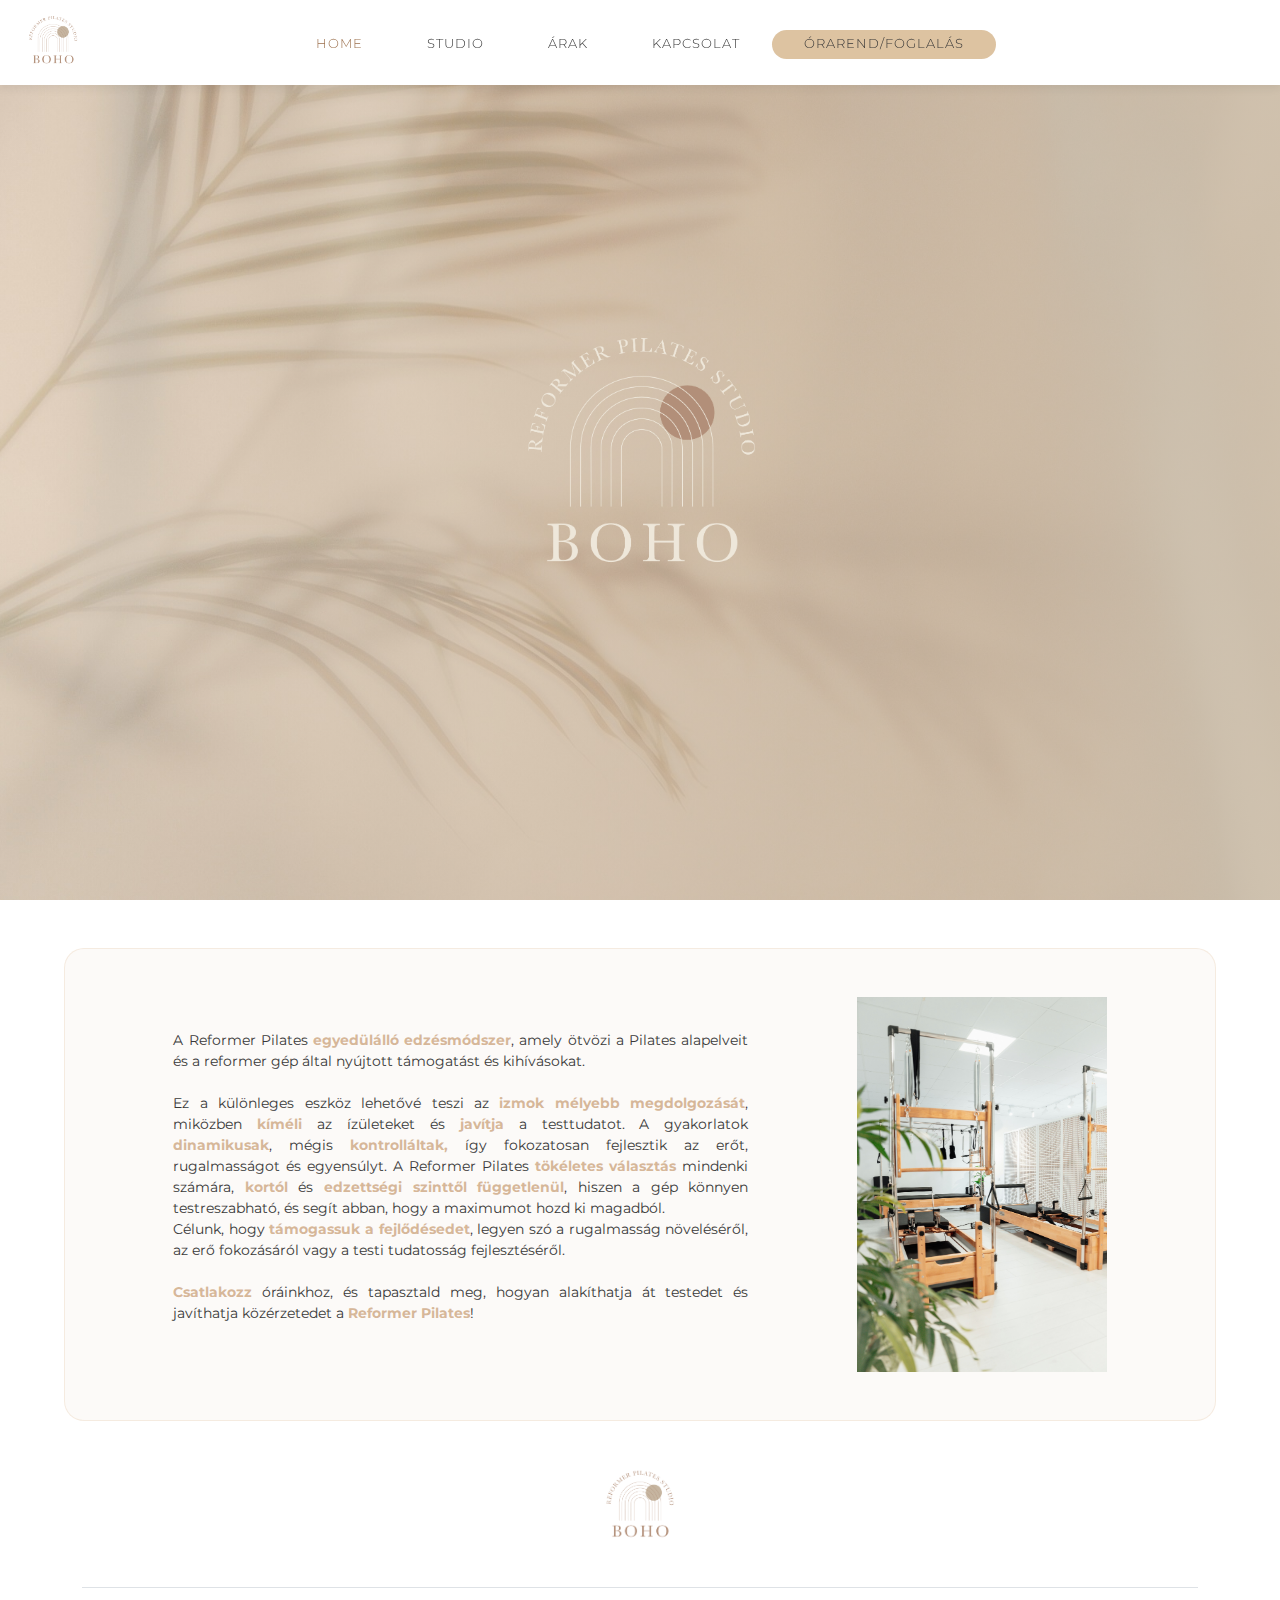
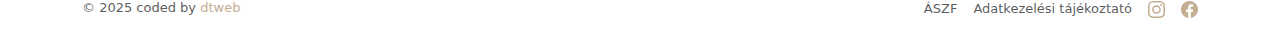
<file: index.html>
<!DOCTYPE html>
<html lang="hu">

<head>
    <!-- Start cookieyes banner -->
    <script id="cookieyes" type="text/javascript"
        src="https://cdn-cookieyes.com/client_data/770c184de791dbf65994a0fe/script.js"></script>
    <!-- End cookieyes banner -->
    <meta charset="UTF-8">
    <meta http-equiv="X-UA-Compatible" content="IE=edge">
    <meta name="viewport" content="width=device-width, initial-scale=1.0">
    <meta name="description"
        content="Egyedülálló Reformer Pilates studió Budapesten. Csatlakozz hozzánk, hogy támogathassuk a fejlődésed!">
    <meta name="keywords" content="pilates, reformer pilates">
    <title>BOHO Reformer Pilates Studio - Budapest</title>
    <link rel="stylesheet" href="bootstrap-5.3.3-dist/css/bootstrap.min.css">
    <link rel="stylesheet" href="style.css">
    <link rel="apple-touch-icon" sizes="180x180" href="/apple-touch-icon.png">
    <link rel="icon" type="image/png" sizes="32x32" href="/favicon-32x32.png">
    <link rel="icon" type="image/png" sizes="16x16" href="/favicon-16x16.png">
    <link rel="manifest" href="/site.webmanifest">
    <link rel="preconnect" href="https://fonts.googleapis.com">
    <link rel="preconnect" href="https://fonts.gstatic.com" crossorigin>
    <link
        href="https://fonts.googleapis.com/css2?family=Crimson+Text:ital,wght@0,400;0,600;0,700;1,400;1,600;1,700&family=EB+Garamond:ital,wght@0,400..800;1,400..800&display=swap"
        rel="stylesheet">
</head>

<body>
    <div class="background">
        <header class="main-header">
            <!--
        <div class="flags">
            <a href="index.html"><img class="flag" src="assets/hunflag.png" alt="hunflag"></a>
            <a href="index_eng.html"><img class="flag" src="assets/engflag.png" alt="engflag"></a>
        </div>
        -->
            <nav class="main-nav">
                <a href="http://www.bohopilates.hu"><img src="assets/boho_transparent_background_1.webp" alt="boho logo"
                        height="50"></a>
                <ul class="main-nav_items">
                    <li class="main-nav_item"><a href="index.html" class="active">Home</a></li>
                    <li class="main-nav_item"><a href="studio.html">Studio</a></li>
                    <li class="main-nav_item"><a href="arak.html">Árak</a></li>
                    <li class="main-nav_item"><a href="kapcsolat.html">Kapcsolat</a></li>
                    <li class="main-nav_item" id="orarend"><a href="foglalas.html">Órarend/Foglalás</a></li>
                </ul>
            </nav>
            <button class="toggle-button">
                <span class="toggle-button-bar"></span>
                <span class="toggle-button-bar"></span>
                <span class="toggle-button-bar"></span>
            </button>
        </header>
        <div class="title">
            <img src="assets/boho_transparent_background_3.webp" alt="Boho Reformer Pilates studio logo" class="title_picture">
            <h1 style="display: none;">Boho reformer pilates studio - Budapest</h1>
        </div>
    </div>
    <article>
        <div class="flex_container">
            <p>A Reformer Pilates <b>egyedülálló edzésmódszer</b>, amely ötvözi a Pilates alapelveit és a
                reformer gép által nyújtott támogatást és kihívásokat. <br><br> Ez a különleges eszköz lehetővé teszi
                az <b>izmok mélyebb megdolgozását</b>, miközben <b>kíméli</b> az ízületeket és <b>javítja</b> a
                testtudatot.
                A gyakorlatok <b>dinamikusak</b>, mégis <b>kontrolláltak,</b> így fokozatosan fejlesztik az erőt,
                rugalmasságot és egyensúlyt. A Reformer Pilates <b>tökéletes választás</b> mindenki számára,
                <b>kortól</b> és <b>edzettségi szinttől függetlenül</b>, hiszen a gép könnyen testreszabható, és segít
                abban, hogy a maximumot hozd ki magadból. <br>Célunk, hogy <b>támogassuk a fejlődésedet</b>,
                legyen szó a rugalmasság növeléséről, az erő fokozásáról vagy a testi tudatosság
                fejlesztéséről. <br><br>
                <b>Csatlakozz</b> óráinkhoz, és tapasztald meg, hogyan alakíthatja át testedet és javíthatja
                közérzetedet a <b>Reformer Pilates</b>!
            </p>
            <img class="reform" src="assets/reform_pilates.jpg" alt="Reformer Pilates Studió Zugló">
        </div>
    </article>
    <div class="poem">
        <img src="assets/boho_transparent_background_1.webp" alt="boho logo" height="70">
    </div>
    <nav class="mobile-nav">
        <ul class="mobile-nav-items">
            <li class="mobile-nav-item">
                <a href="index.html">Home</a>
            </li>
            <li class="mobile-nav-item">
                <a href="studio.html">Studio</a>
            </li>
            <li class="mobile-nav-item">
                <a href="arak.html">Árak</a>
            </li>
            <li class="mobile-nav-item">
                <a href="kapcsolat.html">Kapcsolat</a>
            </li>
            <li class="mobile-nav-item">
                <a href="foglalas.html">Órarend/Foglalás</a>
            </li>
        </ul>
    </nav>

    <div class="container">
        <footer class="d-flex flex-wrap justify-content-between align-items-center py-2 my-5 border-top">
            <div class="col-md-4 mb-1 d-flex align-items-center">
                <span class="mb-0 mb-md-0 text-body-secondary">© 2025 coded by <a
                        href="https://www.dtweb.hu">dtweb</a></span>
            </div>
            <ul class="nav col-md-4 justify-content-end list-unstyled d-flex ">
                <li class="ms-3 mb-1"><a class="text-body-secondary" href="http://www.bohopilates.hu/aszf.html">ÁSZF
                        <path
                            d="M16 8.049c0-4.446-3.582-8.05-8-8.05C3.58 0-.002 3.603-.002 8.05c0 4.017 2.926 7.347 6.75 7.951v-5.625h-2.03V8.05H6.75V6.275c0-2.017 1.195-3.131 3.022-3.131.876 0 1.791.157 1.791.157v1.98h-1.009c-.993 0-1.303.621-1.303 1.258v1.51h2.218l-.354 2.326H9.25V16c3.824-.604 6.75-3.934 6.75-7.951" />
                    </a></li>
                <li class="ms-3 mb-1"><a class="text-body-secondary" href="http://www.bohopilates.hu/adatvedelmi_tajekoztato.html">Adatkezelési
                        tájékoztató
                        <path
                            d="M16 8.049c0-4.446-3.582-8.05-8-8.05C3.58 0-.002 3.603-.002 8.05c0 4.017 2.926 7.347 6.75 7.951v-5.625h-2.03V8.05H6.75V6.275c0-2.017 1.195-3.131 3.022-3.131.876 0 1.791.157 1.791.157v1.98h-1.009c-.993 0-1.303.621-1.303 1.258v1.51h2.218l-.354 2.326H9.25V16c3.824-.604 6.75-3.934 6.75-7.951" />
                    </a></li>
                <li class="ms-3 mb-1"><a class="text-body-secondary" href="#"><svg xmlns="http://www.w3.org/2000/svg"
                            height="17" fill="currentColor" class="bi bi-instagram" viewBox="0 0 16 16">
                            <path
                                d="M8 0C5.829 0 5.556.01 4.703.048 3.85.088 3.269.222 2.76.42a3.9 3.9 0 0 0-1.417.923A3.9 3.9 0 0 0 .42 2.76C.222 3.268.087 3.85.048 4.7.01 5.555 0 5.827 0 8.001c0 2.172.01 2.444.048 3.297.04.852.174 1.433.372 1.942.205.526.478.972.923 1.417.444.445.89.719 1.416.923.51.198 1.09.333 1.942.372C5.555 15.99 5.827 16 8 16s2.444-.01 3.298-.048c.851-.04 1.434-.174 1.943-.372a3.9 3.9 0 0 0 1.416-.923c.445-.445.718-.891.923-1.417.197-.509.332-1.09.372-1.942C15.99 10.445 16 10.173 16 8s-.01-2.445-.048-3.299c-.04-.851-.175-1.433-.372-1.941a3.9 3.9 0 0 0-.923-1.417A3.9 3.9 0 0 0 13.24.42c-.51-.198-1.092-.333-1.943-.372C10.443.01 10.172 0 7.998 0zm-.717 1.442h.718c2.136 0 2.389.007 3.232.046.78.035 1.204.166 1.486.275.373.145.64.319.92.599s.453.546.598.92c.11.281.24.705.275 1.485.039.843.047 1.096.047 3.231s-.008 2.389-.047 3.232c-.035.78-.166 1.203-.275 1.485a2.5 2.5 0 0 1-.599.919c-.28.28-.546.453-.92.598-.28.11-.704.24-1.485.276-.843.038-1.096.047-3.232.047s-2.39-.009-3.233-.047c-.78-.036-1.203-.166-1.485-.276a2.5 2.5 0 0 1-.92-.598 2.5 2.5 0 0 1-.6-.92c-.109-.281-.24-.705-.275-1.485-.038-.843-.046-1.096-.046-3.233s.008-2.388.046-3.231c.036-.78.166-1.204.276-1.486.145-.373.319-.64.599-.92s.546-.453.92-.598c.282-.11.705-.24 1.485-.276.738-.034 1.024-.044 2.515-.045zm4.988 1.328a.96.96 0 1 0 0 1.92.96.96 0 0 0 0-1.92m-4.27 1.122a4.109 4.109 0 1 0 0 8.217 4.109 4.109 0 0 0 0-8.217m0 1.441a2.667 2.667 0 1 1 0 5.334 2.667 2.667 0 0 1 0-5.334" />
                        </svg></li>
                <li class="ms-3 mb-1"><a class="text-body-secondary" href="#"><svg xmlns="http://www.w3.org/2000/svg"
                            height="17" fill="currentColor" class="bi bi-facebook" viewBox="0 0 16 16">
                            <path
                                d="M16 8.049c0-4.446-3.582-8.05-8-8.05C3.58 0-.002 3.603-.002 8.05c0 4.017 2.926 7.347 6.75 7.951v-5.625h-2.03V8.05H6.75V6.275c0-2.017 1.195-3.131 3.022-3.131.876 0 1.791.157 1.791.157v1.98h-1.009c-.993 0-1.303.621-1.303 1.258v1.51h2.218l-.354 2.326H9.25V16c3.824-.604 6.75-3.934 6.75-7.951" />
                        </svg></a></li>
            </ul>
        </footer>
    </div>
    <script src="Javascript/hamburger.js"></script>
    <script src="bootstrap-5.3.3-dist/js/bootstrap.min.js"></script>
</body>

</html>
</file>
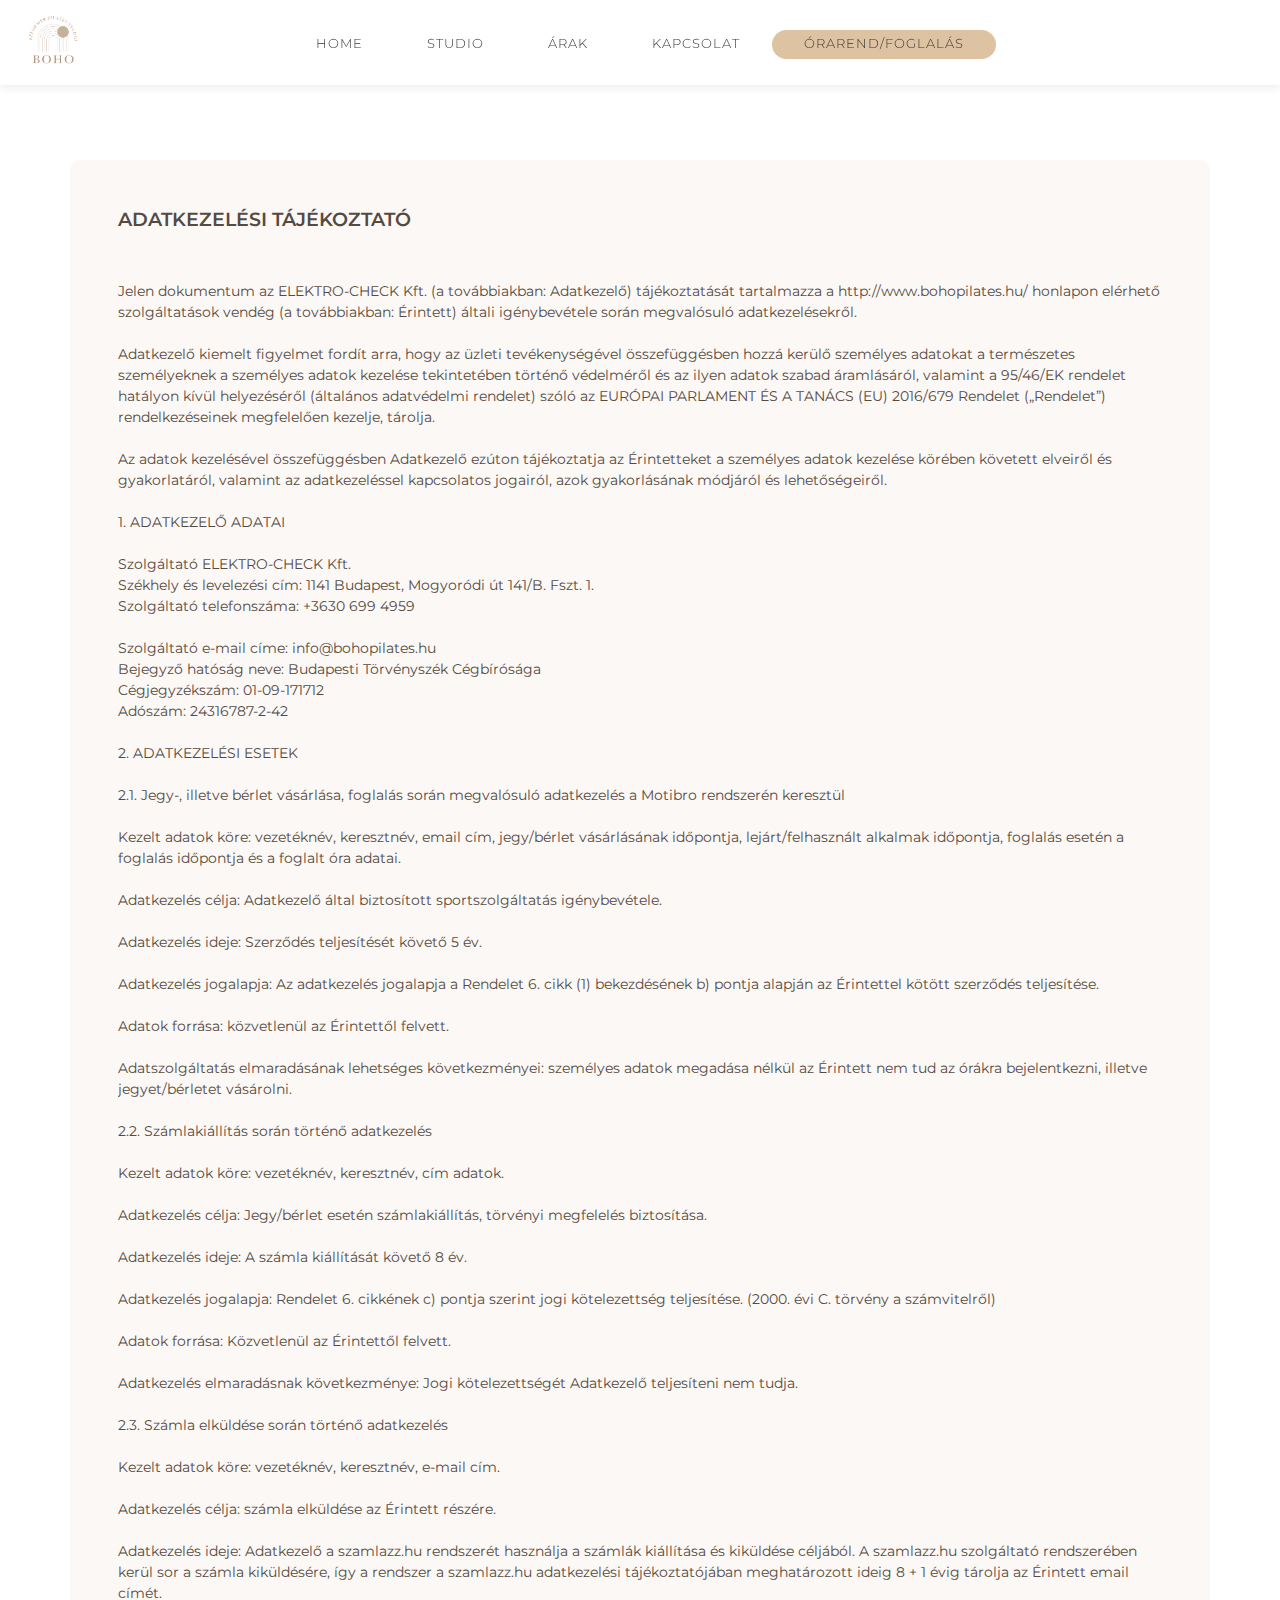
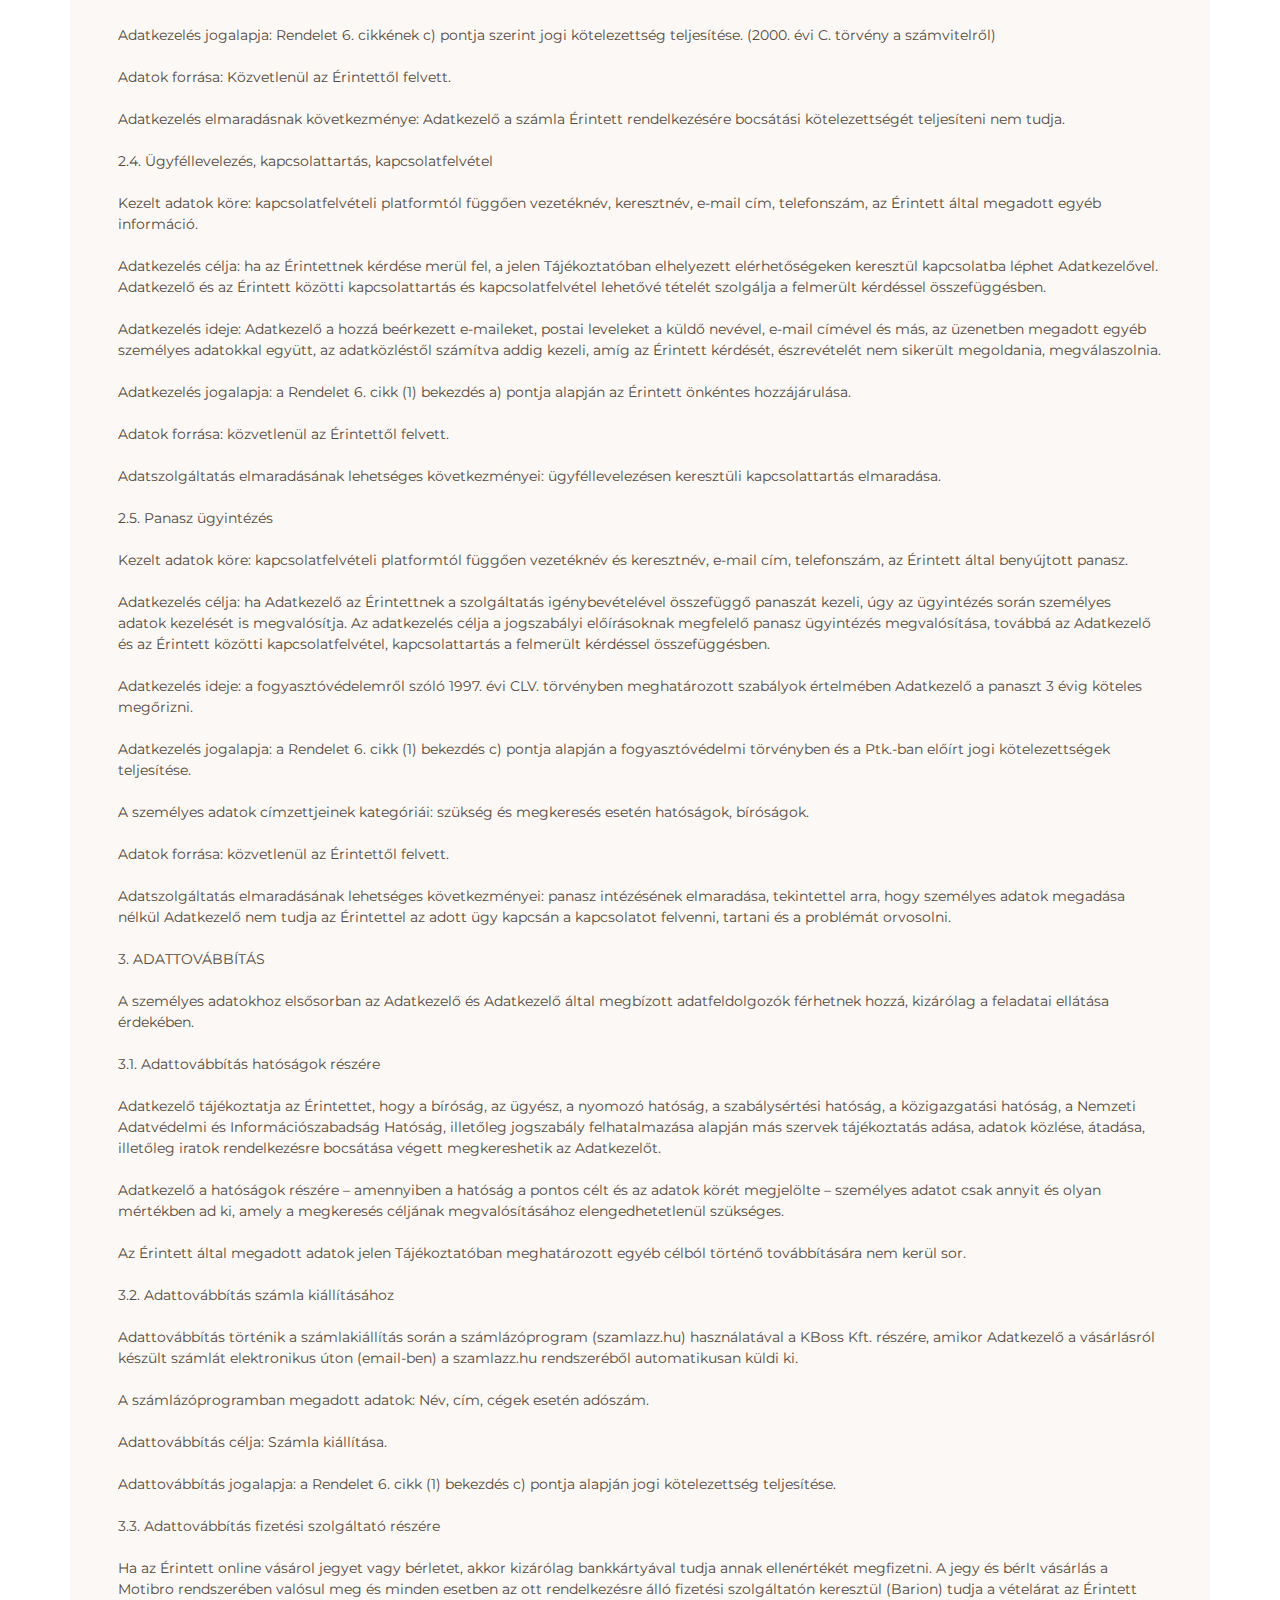
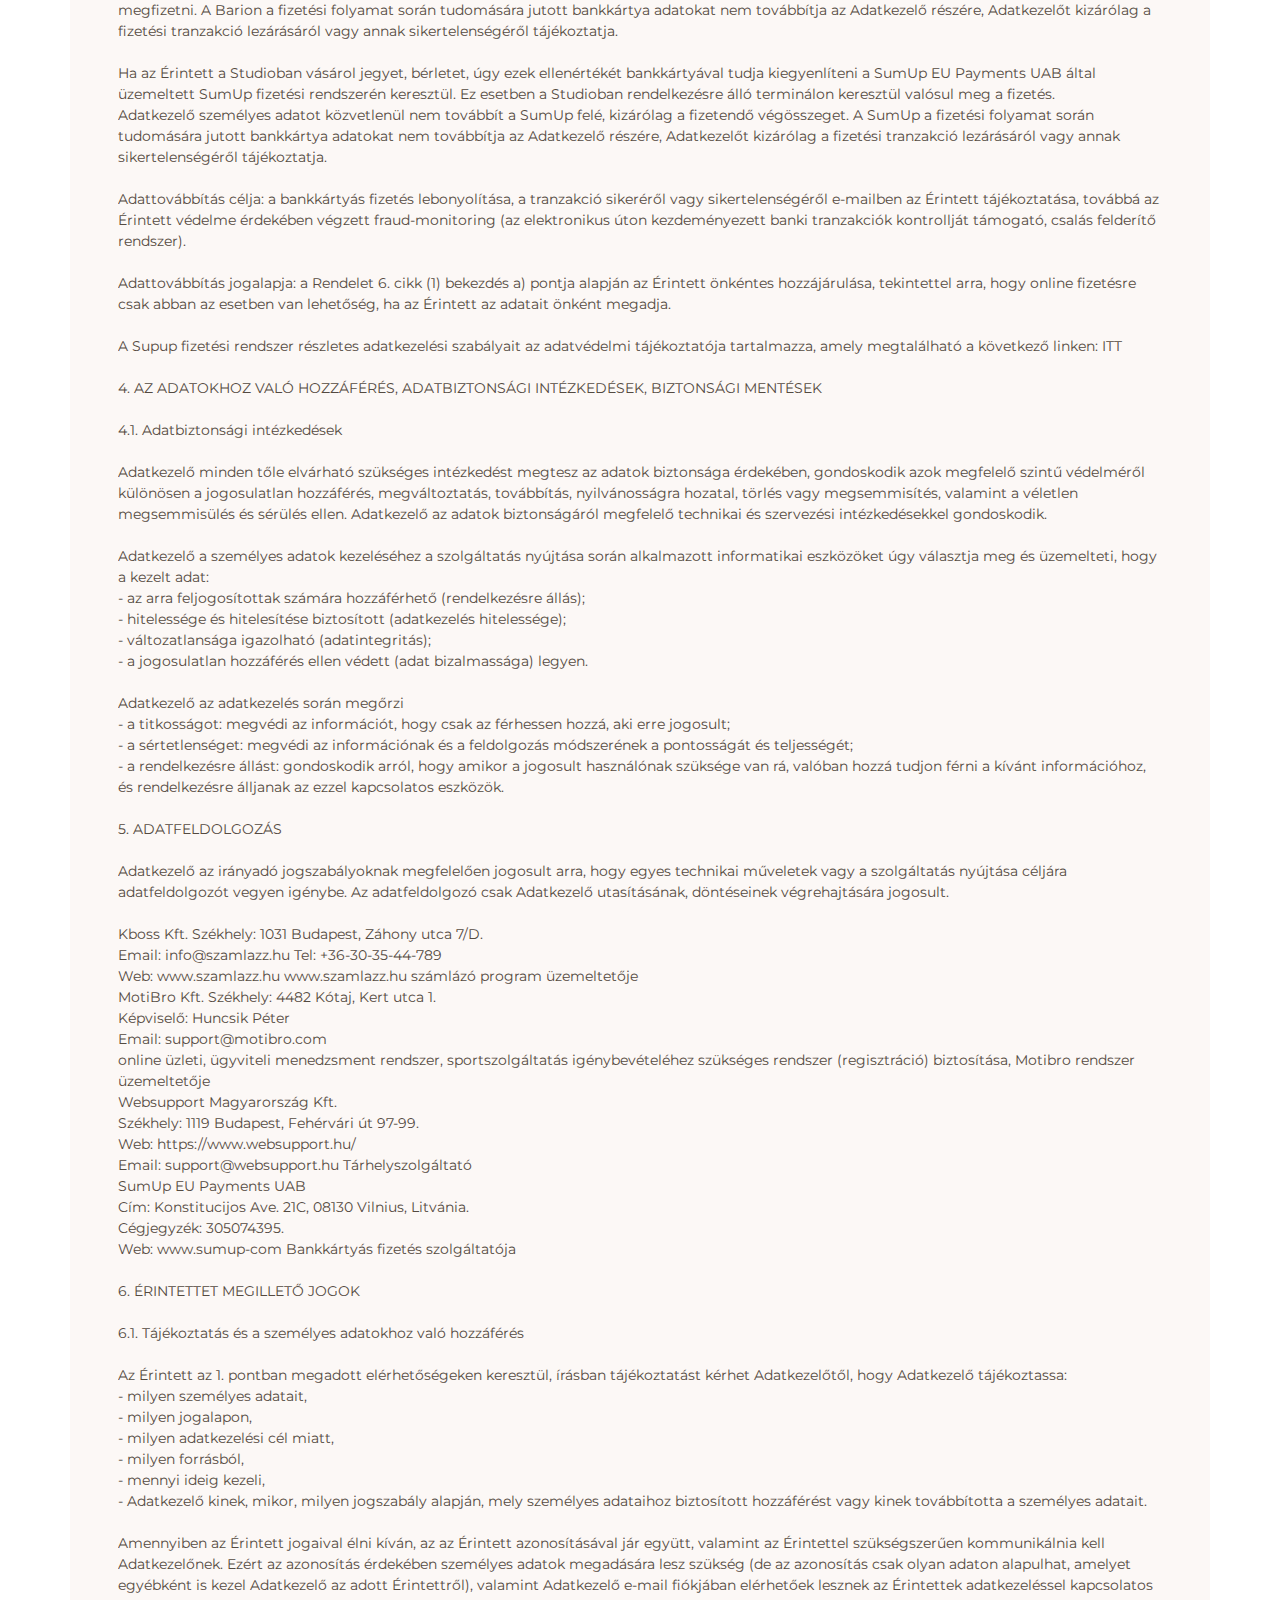
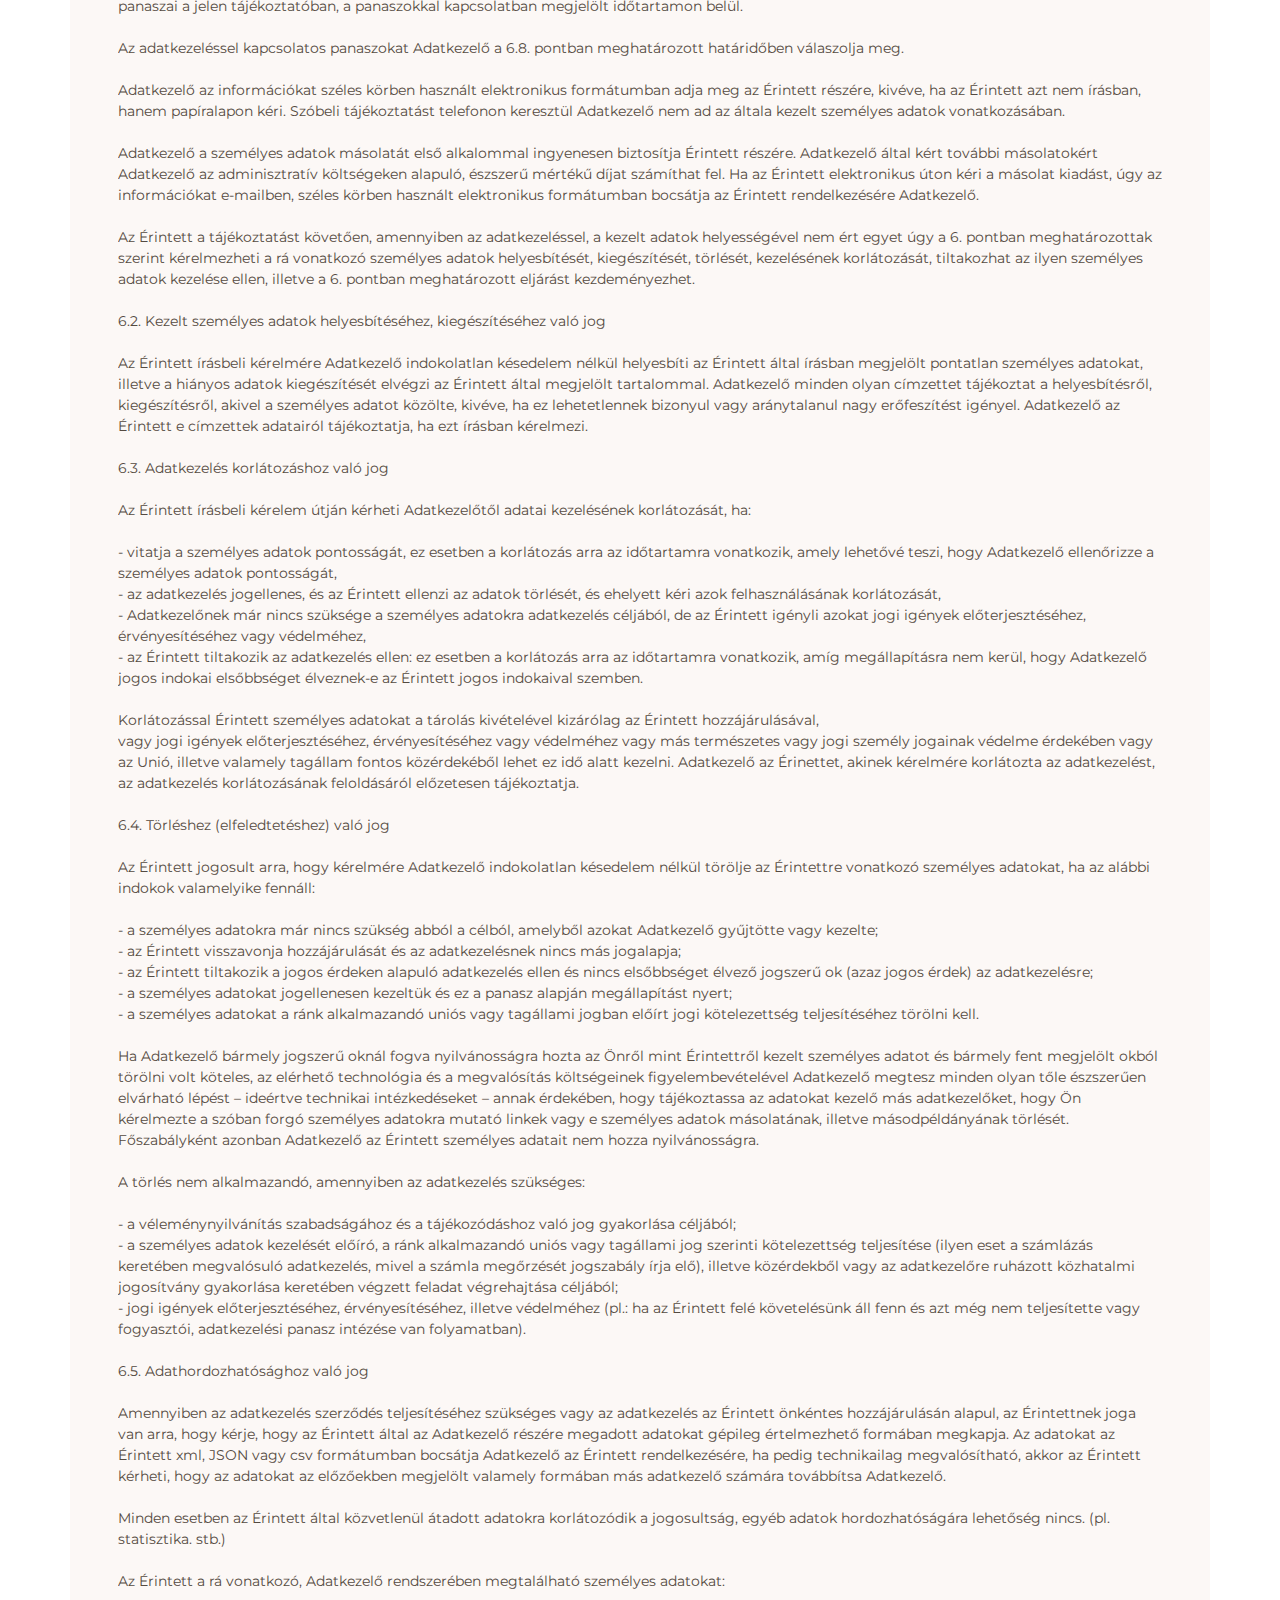
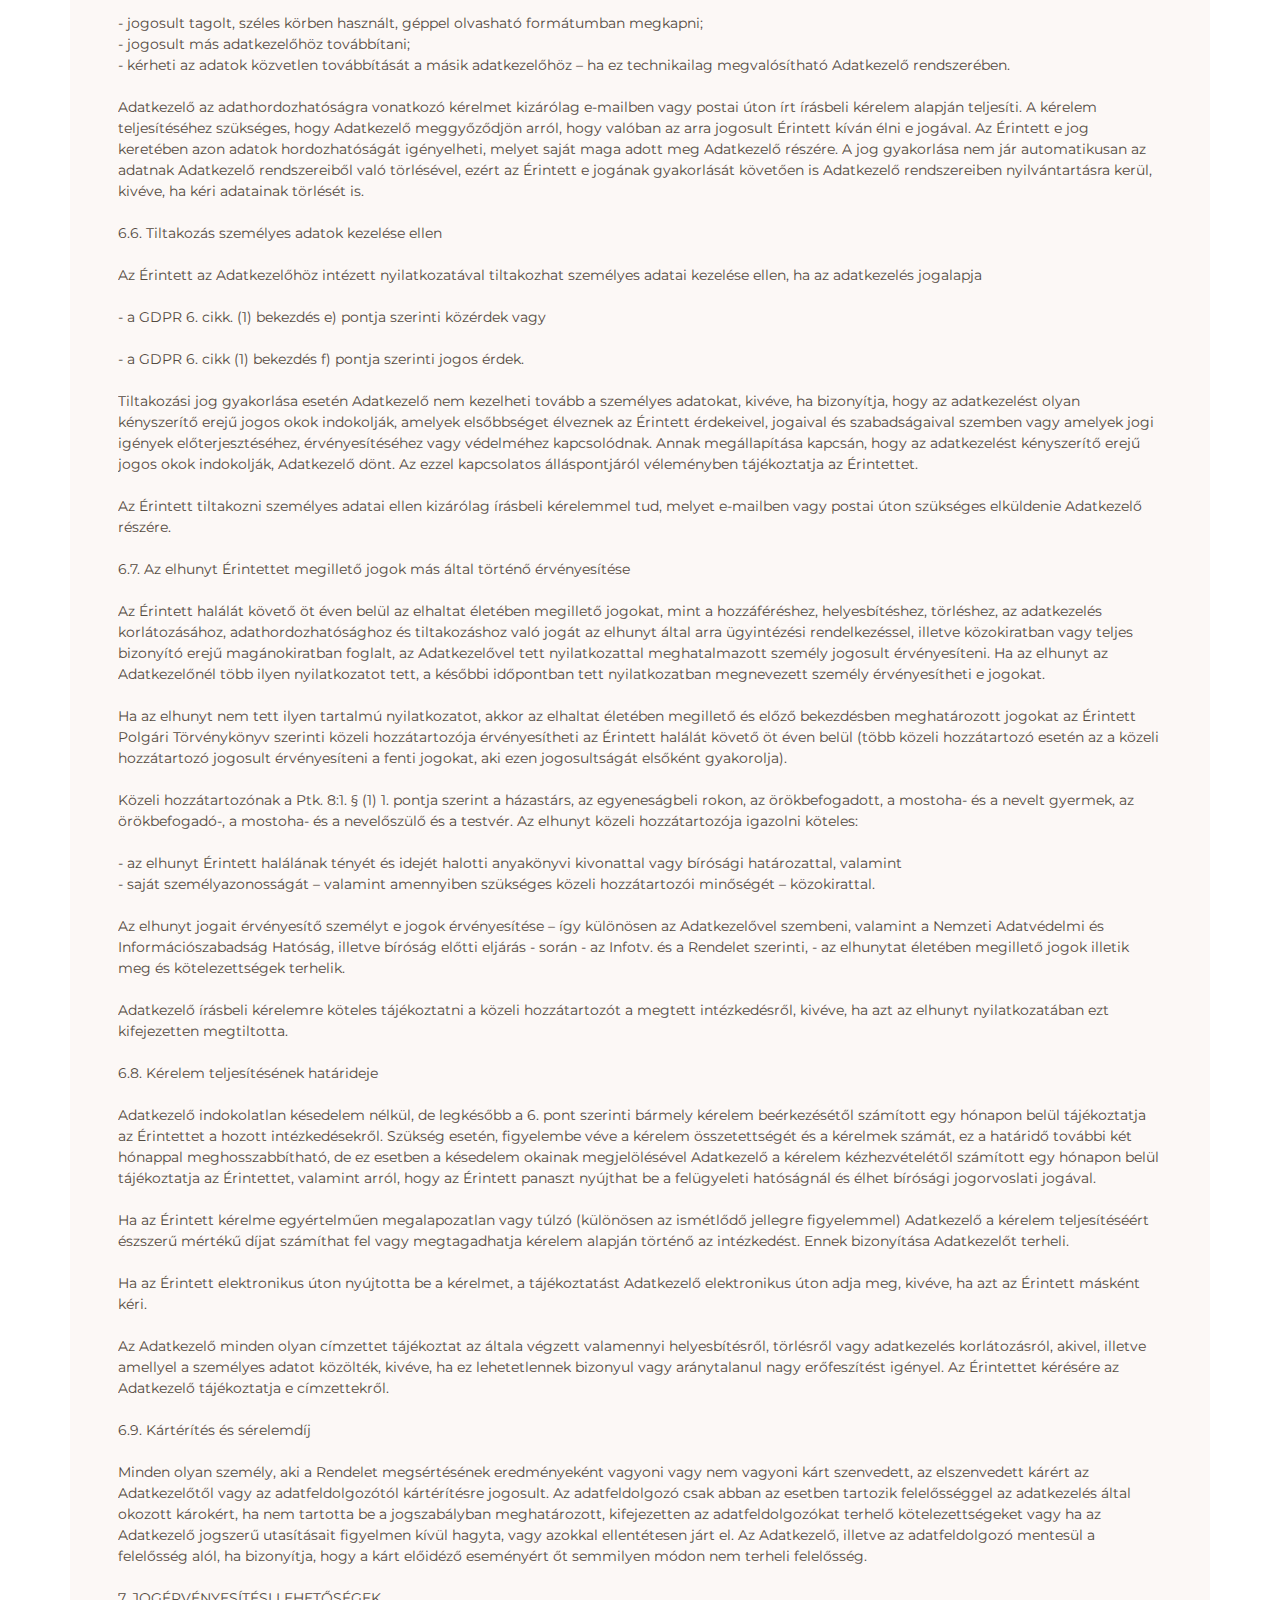
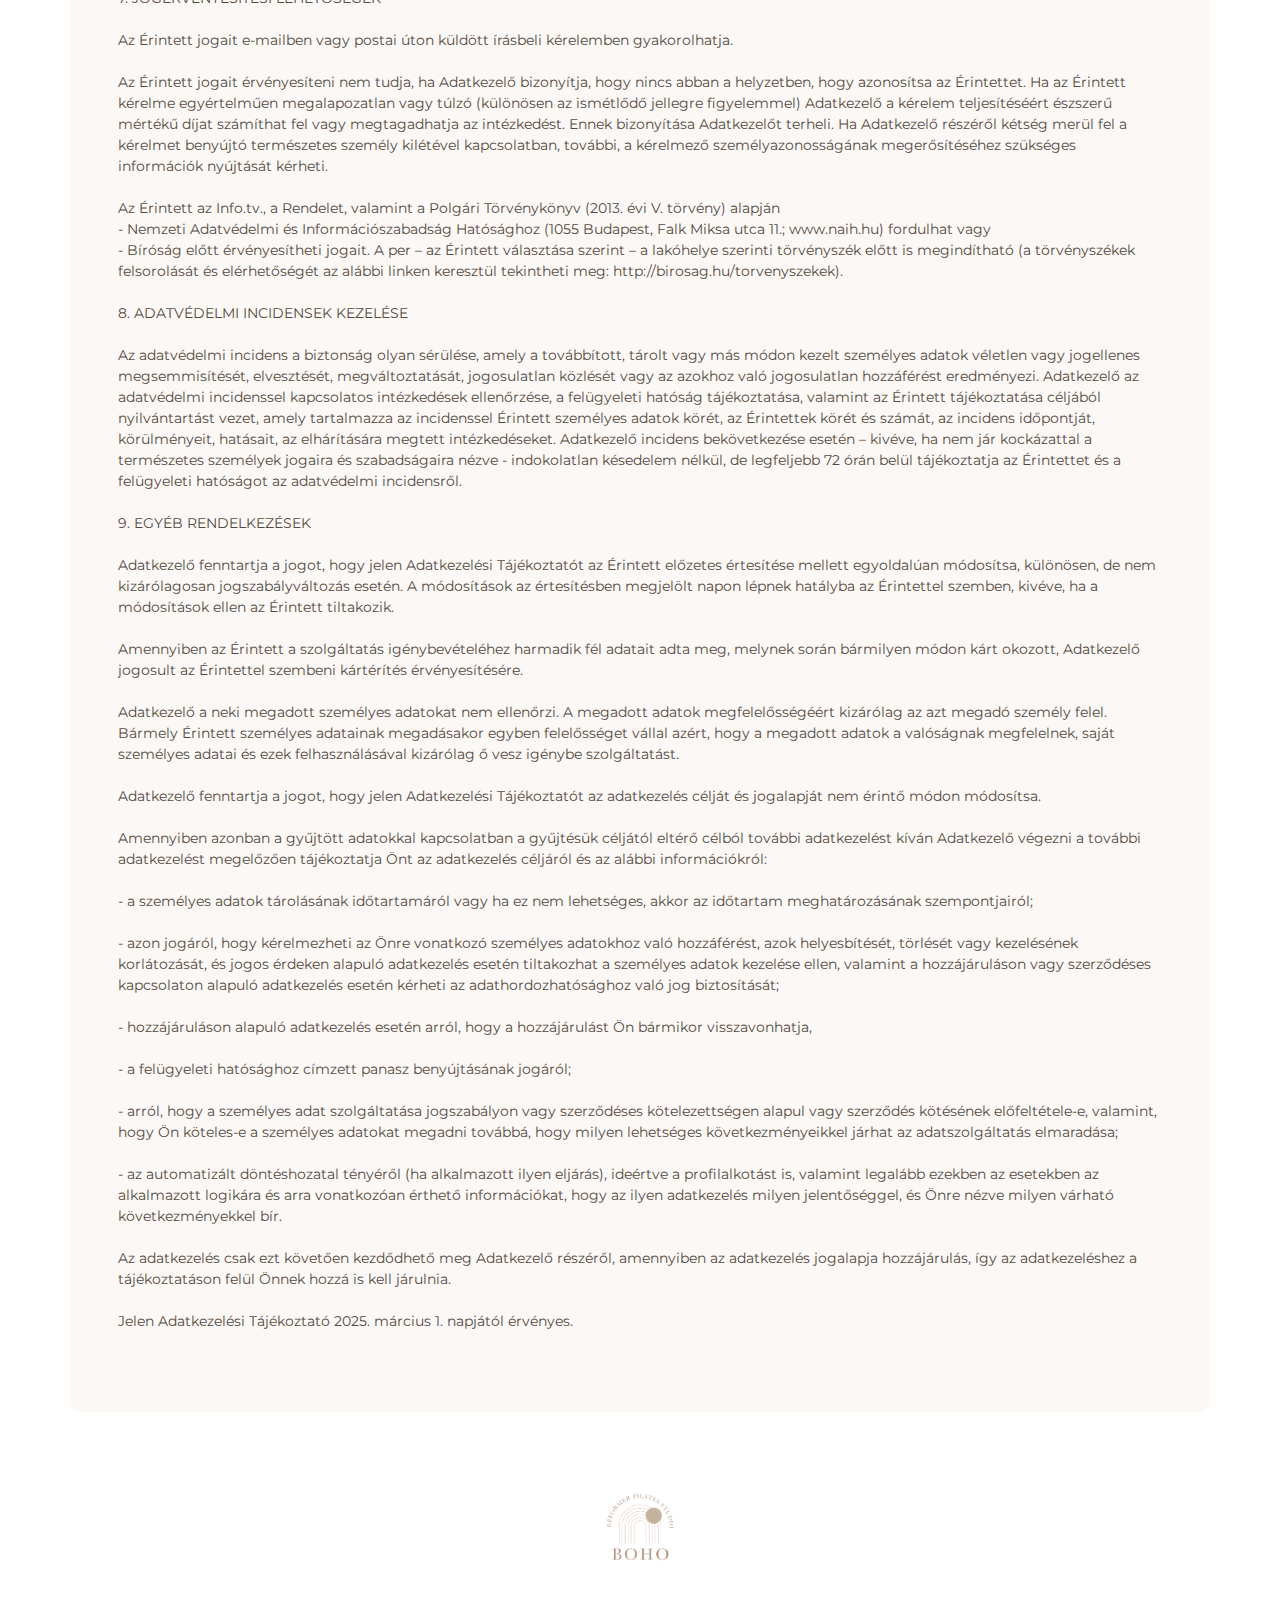
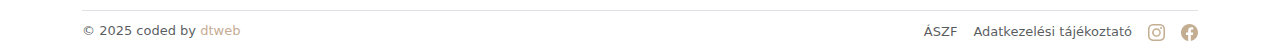
<file: adatvedelmi_tajekoztato.html>
<!DOCTYPE html>
<html lang="hu">

<head>
    <meta charset="UTF-8">
    <meta http-equiv="X-UA-Compatible" content="IE=edge">
    <meta name="viewport" content="width=device-width, initial-scale=1.0">
    <meta name="description" content="">
    <meta name="keywords" content="pilates">
    <title>BOHO Reformer Pilates Studio - Adatvédelmi tájékoztató</title>
    <link rel="stylesheet" href="bootstrap-5.3.3-dist/css/bootstrap.min.css">
    <link rel="stylesheet" href="style.css">
    <link rel="preconnect" href="https://fonts.googleapis.com">
    <link rel="preconnect" href="https://fonts.gstatic.com" crossorigin>
    <link
        href="https://fonts.googleapis.com/css2?family=Crimson+Text:ital,wght@0,400;0,600;0,700;1,400;1,600;1,700&family=EB+Garamond:ital,wght@0,400..800;1,400..800&display=swap"
        rel="stylesheet">
</head>

<body>
    <header class="main-header">
        <!--
        <div class="flags">
            <a href="index.html"><img class="flag" src="assets/hunflag.png" alt="hunflag"></a>
            <a href="index_eng.html"><img class="flag" src="assets/engflag.png" alt="engflag"></a>
        </div>
        -->
        <nav class="main-nav">
            <a href="http://bohopilates.hu"><img src="assets/boho_transparent_background_1.png" alt="bogo logo"
                    height="50"></a>
            <ul class="main-nav_items">
                <li class="main-nav_item"><a href="index.html">Home</a></li>
                <li class="main-nav_item"><a href="studio.html">Studio</a></li>
                <li class="main-nav_item"><a href="arak.html">Árak</a></li>
                <li class="main-nav_item"><a href="kapcsolat.html">Kapcsolat</a></li>
                <li class="main-nav_item" id="orarend"><a href="foglalas.html">Órarend/Foglalás</a></li>
            </ul>
        </nav>
        <button class="toggle-button">
            <span class="toggle-button-bar"></span>
            <span class="toggle-button-bar"></span>
            <span class="toggle-button-bar"></span>
        </button>
    </header>

    <div class="container aszf">
        <pre><h2>ADATKEZELÉSI TÁJÉKOZTATÓ</h2>
            <p>
                Jelen dokumentum az ELEKTRO-CHECK Kft. (a továbbiakban: Adatkezelő) tájékoztatását tartalmazza a http://www.bohopilates.hu/ honlapon elérhető szolgáltatások vendég (a továbbiakban: Érintett) általi igénybevétele során megvalósuló adatkezelésekről. 

Adatkezelő kiemelt figyelmet fordít arra, hogy az üzleti tevékenységével összefüggésben hozzá kerülő személyes adatokat a természetes személyeknek a személyes adatok kezelése tekintetében történő védelméről és az ilyen adatok szabad áramlásáról, valamint a 95/46/EK rendelet hatályon kívül helyezéséről (általános adatvédelmi rendelet) szóló az EURÓPAI PARLAMENT ÉS A TANÁCS (EU) 2016/679 Rendelet („Rendelet”) rendelkezéseinek megfelelően kezelje, tárolja.

Az adatok kezelésével összefüggésben Adatkezelő ezúton tájékoztatja az Érintetteket a személyes adatok kezelése körében követett elveiről és gyakorlatáról, valamint az adatkezeléssel kapcsolatos jogairól, azok gyakorlásának módjáról és lehetőségeiről.

1.	ADATKEZELŐ ADATAI

Szolgáltató	ELEKTRO-CHECK Kft.
Székhely és levelezési cím:	1141 Budapest, Mogyoródi út 141/B. Fszt. 1.
Szolgáltató telefonszáma:	+3630 699 4959

Szolgáltató e-mail címe:	info@bohopilates.hu
Bejegyző hatóság neve:	Budapesti Törvényszék Cégbírósága
Cégjegyzékszám:	01-09-171712
Adószám:	24316787-2-42

2.	ADATKEZELÉSI ESETEK

2.1.	Jegy-, illetve bérlet vásárlása, foglalás során megvalósuló adatkezelés a Motibro rendszerén keresztül

Kezelt adatok köre: vezetéknév, keresztnév, email cím, jegy/bérlet vásárlásának időpontja, lejárt/felhasznált alkalmak időpontja, foglalás esetén a foglalás időpontja és a foglalt óra adatai.

Adatkezelés célja: Adatkezelő által biztosított sportszolgáltatás igénybevétele.

Adatkezelés ideje: Szerződés teljesítését követő 5 év.

Adatkezelés jogalapja: Az adatkezelés jogalapja a Rendelet 6. cikk (1) bekezdésének b) pontja alapján az Érintettel kötött szerződés teljesítése.

Adatok forrása: közvetlenül az Érintettől felvett. 

Adatszolgáltatás elmaradásának lehetséges következményei: személyes adatok megadása nélkül az Érintett nem tud az órákra bejelentkezni, illetve jegyet/bérletet vásárolni.

2.2.	Számlakiállítás során történő adatkezelés

Kezelt adatok köre: vezetéknév, keresztnév, cím adatok.

Adatkezelés célja: Jegy/bérlet esetén számlakiállítás, törvényi megfelelés biztosítása.

Adatkezelés ideje: A számla kiállítását követő 8 év.

Adatkezelés jogalapja: Rendelet 6. cikkének c) pontja szerint jogi kötelezettség teljesítése. (2000. évi C. törvény a számvitelről) 

Adatok forrása: Közvetlenül az Érintettől felvett.

Adatkezelés elmaradásnak következménye: Jogi kötelezettségét Adatkezelő teljesíteni nem tudja.

2.3.	Számla elküldése során történő adatkezelés

Kezelt adatok köre: vezetéknév, keresztnév, e-mail cím.

Adatkezelés célja: számla elküldése az Érintett részére.

Adatkezelés ideje: Adatkezelő a szamlazz.hu rendszerét használja a számlák kiállítása és kiküldése céljából. A szamlazz.hu szolgáltató rendszerében kerül sor a számla kiküldésére, így a rendszer a szamlazz.hu adatkezelési tájékoztatójában meghatározott ideig 8 + 1 évig tárolja az Érintett email címét. 

Adatkezelés jogalapja: Rendelet 6. cikkének c) pontja szerint jogi kötelezettség teljesítése. (2000. évi C. törvény a számvitelről) 

Adatok forrása: Közvetlenül az Érintettől felvett.

Adatkezelés elmaradásnak következménye: Adatkezelő a számla Érintett rendelkezésére bocsátási kötelezettségét teljesíteni nem tudja.

2.4.	Ügyféllevelezés, kapcsolattartás, kapcsolatfelvétel

Kezelt adatok köre: kapcsolatfelvételi platformtól függően vezetéknév, keresztnév, e-mail cím, telefonszám, az Érintett által megadott egyéb információ.

Adatkezelés célja: ha az Érintettnek kérdése merül fel, a jelen Tájékoztatóban elhelyezett elérhetőségeken keresztül kapcsolatba léphet Adatkezelővel. Adatkezelő és az Érintett közötti kapcsolattartás és kapcsolatfelvétel lehetővé tételét szolgálja a felmerült kérdéssel összefüggésben.

Adatkezelés ideje: Adatkezelő a hozzá beérkezett e-maileket, postai leveleket a küldő nevével, e-mail címével és más, az üzenetben megadott egyéb személyes adatokkal együtt, az adatközléstől számítva addig kezeli, amíg az Érintett kérdését, észrevételét nem sikerült megoldania, megválaszolnia.

Adatkezelés jogalapja: a Rendelet 6. cikk (1) bekezdés a) pontja alapján az Érintett önkéntes hozzájárulása.

Adatok forrása: közvetlenül az Érintettől felvett. 

Adatszolgáltatás elmaradásának lehetséges következményei: ügyféllevelezésen keresztüli kapcsolattartás elmaradása.

2.5.	Panasz ügyintézés

Kezelt adatok köre: kapcsolatfelvételi platformtól függően vezetéknév és keresztnév, e-mail cím, telefonszám, az Érintett által benyújtott panasz.

Adatkezelés célja: ha Adatkezelő az Érintettnek a szolgáltatás igénybevételével összefüggő panaszát kezeli, úgy az ügyintézés során személyes adatok kezelését is megvalósítja. Az adatkezelés célja a jogszabályi előírásoknak megfelelő panasz ügyintézés megvalósítása, továbbá az Adatkezelő és az Érintett közötti kapcsolatfelvétel, kapcsolattartás a felmerült kérdéssel összefüggésben.

Adatkezelés ideje: a fogyasztóvédelemről szóló 1997. évi CLV. törvényben meghatározott szabályok értelmében Adatkezelő a panaszt 3 évig köteles megőrizni.

Adatkezelés jogalapja: a Rendelet 6. cikk (1) bekezdés c) pontja alapján a fogyasztóvédelmi törvényben és a Ptk.-ban előírt jogi kötelezettségek teljesítése.

A személyes adatok címzettjeinek kategóriái: szükség és megkeresés esetén hatóságok, bíróságok.

Adatok forrása: közvetlenül az Érintettől felvett.

Adatszolgáltatás elmaradásának lehetséges következményei: panasz intézésének elmaradása, tekintettel arra, hogy személyes adatok megadása nélkül Adatkezelő nem tudja az Érintettel az adott ügy kapcsán a kapcsolatot felvenni, tartani és a problémát orvosolni.

3.	ADATTOVÁBBÍTÁS

A személyes adatokhoz elsősorban az Adatkezelő és Adatkezelő által megbízott adatfeldolgozók férhetnek hozzá, kizárólag a feladatai ellátása érdekében. 

3.1.	Adattovábbítás hatóságok részére

Adatkezelő tájékoztatja az Érintettet, hogy a bíróság, az ügyész, a nyomozó hatóság, a szabálysértési hatóság, a közigazgatási hatóság, a Nemzeti Adatvédelmi és Információszabadság Hatóság, illetőleg jogszabály felhatalmazása alapján más szervek tájékoztatás adása, adatok közlése, átadása, illetőleg iratok rendelkezésre bocsátása végett megkereshetik az Adatkezelőt.

Adatkezelő a hatóságok részére – amennyiben a hatóság a pontos célt és az adatok körét megjelölte – személyes adatot csak annyit és olyan mértékben ad ki, amely a megkeresés céljának megvalósításához elengedhetetlenül szükséges.

Az Érintett által megadott adatok jelen Tájékoztatóban meghatározott egyéb célból történő továbbítására nem kerül sor.

3.2.	Adattovábbítás számla kiállításához

Adattovábbítás történik a számlakiállítás során a számlázóprogram (szamlazz.hu) használatával a KBoss Kft. részére, amikor Adatkezelő a vásárlásról készült számlát elektronikus úton (email-ben) a szamlazz.hu rendszeréből automatikusan küldi ki.

A számlázóprogramban megadott adatok: Név, cím, cégek esetén adószám.

Adattovábbítás célja: Számla kiállítása.

Adattovábbítás jogalapja: a Rendelet 6. cikk (1) bekezdés c) pontja alapján jogi kötelezettség teljesítése.

3.3.	Adattovábbítás fizetési szolgáltató részére

Ha az Érintett online vásárol jegyet vagy bérletet, akkor kizárólag bankkártyával tudja annak ellenértékét megfizetni. A jegy és bérlt vásárlás a Motibro rendszerében valósul meg és minden esetben az ott rendelkezésre álló fizetési szolgáltatón keresztül (Barion) tudja a vételárat az Érintett megfizetni. A Barion a fizetési folyamat során tudomására jutott bankkártya adatokat nem továbbítja az Adatkezelő részére, Adatkezelőt kizárólag a fizetési tranzakció lezárásáról vagy annak sikertelenségéről tájékoztatja. 

Ha az Érintett a Studioban vásárol jegyet, bérletet, úgy ezek ellenértékét bankkártyával tudja kiegyenlíteni a SumUp EU Payments UAB által üzemeltett SumUp fizetési rendszerén keresztül.  Ez esetben a Studioban rendelkezésre álló terminálon keresztül valósul meg a fizetés.
Adatkezelő személyes adatot közvetlenül nem továbbít a SumUp felé, kizárólag a fizetendő végösszeget. A SumUp a fizetési folyamat során tudomására jutott bankkártya adatokat nem továbbítja az Adatkezelő részére, Adatkezelőt kizárólag a fizetési tranzakció lezárásáról vagy annak sikertelenségéről tájékoztatja. 

Adattovábbítás célja: a bankkártyás fizetés lebonyolítása, a tranzakció sikeréről vagy sikertelenségéről e-mailben az Érintett tájékoztatása, továbbá az Érintett védelme érdekében végzett fraud-monitoring (az elektronikus úton kezdeményezett banki tranzakciók kontrollját támogató, csalás felderítő rendszer).

Adattovábbítás jogalapja: a Rendelet 6. cikk (1) bekezdés a) pontja alapján az Érintett önkéntes hozzájárulása, tekintettel arra, hogy online fizetésre csak abban az esetben van lehetőség, ha az Érintett az adatait önként megadja. 

A Supup fizetési rendszer részletes adatkezelési szabályait az adatvédelmi tájékoztatója tartalmazza, amely megtalálható a következő linken: ITT

4.	AZ ADATOKHOZ VALÓ HOZZÁFÉRÉS, ADATBIZTONSÁGI INTÉZKEDÉSEK, BIZTONSÁGI MENTÉSEK

4.1.	Adatbiztonsági intézkedések

Adatkezelő minden tőle elvárható szükséges intézkedést megtesz az adatok biztonsága érdekében, gondoskodik azok megfelelő szintű védelméről különösen a jogosulatlan hozzáférés, megváltoztatás, továbbítás, nyilvánosságra hozatal, törlés vagy megsemmisítés, valamint a véletlen megsemmisülés és sérülés ellen. Adatkezelő az adatok biztonságáról megfelelő technikai és szervezési intézkedésekkel gondoskodik.

Adatkezelő a személyes adatok kezeléséhez a szolgáltatás nyújtása során alkalmazott informatikai eszközöket úgy választja meg és üzemelteti, hogy a kezelt adat:
-	az arra feljogosítottak számára hozzáférhető (rendelkezésre állás);
-	hitelessége és hitelesítése biztosított (adatkezelés hitelessége);
-	változatlansága igazolható (adatintegritás);
-	a jogosulatlan hozzáférés ellen védett (adat bizalmassága) legyen.

Adatkezelő az adatkezelés során megőrzi
-	a titkosságot: megvédi az információt, hogy csak az férhessen hozzá, aki erre jogosult;
-	a sértetlenséget: megvédi az információnak és a feldolgozás módszerének a pontosságát és teljességét;
-	a rendelkezésre állást: gondoskodik arról, hogy amikor a jogosult használónak szüksége van rá, valóban hozzá tudjon férni a kívánt információhoz, és rendelkezésre álljanak az ezzel kapcsolatos eszközök.

5.	ADATFELDOLGOZÁS

Adatkezelő az irányadó jogszabályoknak megfelelően jogosult arra, hogy egyes technikai műveletek vagy a szolgáltatás nyújtása céljára adatfeldolgozót vegyen igénybe. Az adatfeldolgozó csak Adatkezelő utasításának, döntéseinek végrehajtására jogosult.

Kboss Kft.	Székhely: 1031 Budapest, Záhony utca 7/D. 
Email: info@szamlazz.hu Tel: +36-30-35-44-789 
Web: www.szamlazz.hu 	www.szamlazz.hu számlázó program üzemeltetője
MotiBro Kft.	Székhely: 4482 Kótaj, Kert utca 1.
Képviselő: Huncsik Péter
Email: support@motibro.com
	online üzleti, ügyviteli menedzsment rendszer, sportszolgáltatás igénybevételéhez szükséges rendszer (regisztráció) biztosítása, Motibro rendszer üzemeltetője
Websupport Magyarország Kft.
Székhely: 1119 Budapest, Fehérvári út 97-99.
Web: https://www.websupport.hu/
Email: support@websupport.hu	Tárhelyszolgáltató
SumUp EU Payments UAB
Cím: Konstitucijos Ave. 21C, 08130 Vilnius, Litvánia. 
Cégjegyzék: 305074395.
Web: www.sumup-com	Bankkártyás fizetés szolgáltatója

6.	ÉRINTETTET MEGILLETŐ JOGOK

6.1.	Tájékoztatás és a személyes adatokhoz való hozzáférés

Az Érintett az 1. pontban megadott elérhetőségeken keresztül, írásban tájékoztatást kérhet Adatkezelőtől, hogy Adatkezelő tájékoztassa:
-	milyen személyes adatait,
-	milyen jogalapon,
-	milyen adatkezelési cél miatt,
-	milyen forrásból,
-	mennyi ideig kezeli,
-	Adatkezelő kinek, mikor, milyen jogszabály alapján, mely személyes adataihoz biztosított hozzáférést vagy kinek továbbította a személyes adatait.

Amennyiben az Érintett jogaival élni kíván, az az Érintett azonosításával jár együtt, valamint az Érintettel szükségszerűen kommunikálnia kell Adatkezelőnek. Ezért az azonosítás érdekében személyes adatok megadására lesz szükség (de az azonosítás csak olyan adaton alapulhat, amelyet egyébként is kezel Adatkezelő az adott Érintettről), valamint Adatkezelő e-mail fiókjában elérhetőek lesznek az Érintettek adatkezeléssel kapcsolatos panaszai a jelen tájékoztatóban, a panaszokkal kapcsolatban megjelölt időtartamon belül.

Az adatkezeléssel kapcsolatos panaszokat Adatkezelő a 6.8. pontban meghatározott határidőben válaszolja meg.

Adatkezelő az információkat széles körben használt elektronikus formátumban adja meg az Érintett részére, kivéve, ha az Érintett azt nem írásban, hanem papíralapon kéri. Szóbeli tájékoztatást telefonon keresztül Adatkezelő nem ad az általa kezelt személyes adatok vonatkozásában.

Adatkezelő a személyes adatok másolatát első alkalommal ingyenesen biztosítja Érintett részére. Adatkezelő által kért további másolatokért Adatkezelő az adminisztratív költségeken alapuló, észszerű mértékű díjat számíthat fel. Ha az Érintett elektronikus úton kéri a másolat kiadást, úgy az információkat e-mailben, széles körben használt elektronikus formátumban bocsátja az Érintett rendelkezésére Adatkezelő.

Az Érintett a tájékoztatást követően, amennyiben az adatkezeléssel, a kezelt adatok helyességével nem ért egyet úgy a 6. pontban meghatározottak szerint kérelmezheti a rá vonatkozó személyes adatok helyesbítését, kiegészítését, törlését, kezelésének korlátozását, tiltakozhat az ilyen személyes adatok kezelése ellen, illetve a 6. pontban meghatározott eljárást kezdeményezhet.

6.2.	Kezelt személyes adatok helyesbítéséhez, kiegészítéséhez való jog

Az Érintett írásbeli kérelmére Adatkezelő indokolatlan késedelem nélkül helyesbíti az Érintett által írásban megjelölt pontatlan személyes adatokat, illetve a hiányos adatok kiegészítését elvégzi az Érintett által megjelölt tartalommal. Adatkezelő minden olyan címzettet tájékoztat a helyesbítésről, kiegészítésről, akivel a személyes adatot közölte, kivéve, ha ez lehetetlennek bizonyul vagy aránytalanul nagy erőfeszítést igényel. Adatkezelő az Érintett e címzettek adatairól tájékoztatja, ha ezt írásban kérelmezi.

6.3.	Adatkezelés korlátozáshoz való jog

Az Érintett írásbeli kérelem útján kérheti Adatkezelőtől adatai kezelésének korlátozását, ha:

-	vitatja a személyes adatok pontosságát, ez esetben a korlátozás arra az időtartamra vonatkozik, amely lehetővé teszi, hogy Adatkezelő ellenőrizze a személyes adatok pontosságát,
-	az adatkezelés jogellenes, és az Érintett ellenzi az adatok törlését, és ehelyett kéri azok felhasználásának korlátozását,
-	Adatkezelőnek már nincs szüksége a személyes adatokra adatkezelés céljából, de az Érintett igényli azokat jogi igények előterjesztéséhez, érvényesítéséhez vagy védelméhez,
-	az Érintett tiltakozik az adatkezelés ellen: ez esetben a korlátozás arra az időtartamra vonatkozik, amíg megállapításra nem kerül, hogy Adatkezelő jogos indokai elsőbbséget élveznek-e az Érintett jogos indokaival szemben.

Korlátozással Érintett személyes adatokat a tárolás kivételével kizárólag az Érintett hozzájárulásával,
 vagy jogi igények előterjesztéséhez, érvényesítéséhez vagy védelméhez vagy más természetes vagy jogi személy jogainak védelme érdekében vagy az Unió, illetve valamely tagállam fontos közérdekéből lehet ez idő alatt kezelni. Adatkezelő az Érinettet, akinek kérelmére korlátozta az adatkezelést, az adatkezelés korlátozásának feloldásáról előzetesen tájékoztatja.

6.4.	Törléshez (elfeledtetéshez) való jog

Az Érintett jogosult arra, hogy kérelmére Adatkezelő indokolatlan késedelem nélkül törölje az Érintettre vonatkozó személyes adatokat, ha az alábbi indokok valamelyike fennáll:

-	a személyes adatokra már nincs szükség abból a célból, amelyből azokat Adatkezelő gyűjtötte vagy kezelte;
-	az Érintett visszavonja hozzájárulását és az adatkezelésnek nincs más jogalapja;
-	az Érintett tiltakozik a jogos érdeken alapuló adatkezelés ellen és nincs elsőbbséget élvező jogszerű ok (azaz jogos érdek) az adatkezelésre;
-	a személyes adatokat jogellenesen kezeltük és ez a panasz alapján megállapítást nyert;
-	a személyes adatokat a ránk alkalmazandó uniós vagy tagállami jogban előírt jogi kötelezettség teljesítéséhez törölni kell.

Ha Adatkezelő bármely jogszerű oknál fogva nyilvánosságra hozta az Önről mint Érintettről kezelt személyes adatot és bármely fent megjelölt okból törölni volt köteles, az elérhető technológia és a megvalósítás költségeinek figyelembevételével Adatkezelő megtesz minden olyan tőle észszerűen elvárható lépést – ideértve technikai intézkedéseket – annak érdekében, hogy tájékoztassa az adatokat kezelő más adatkezelőket, hogy Ön kérelmezte a szóban forgó személyes adatokra mutató linkek vagy e személyes adatok másolatának, illetve másodpéldányának törlését. Főszabályként azonban Adatkezelő az Érintett személyes adatait nem hozza nyilvánosságra.

A törlés nem alkalmazandó, amennyiben az adatkezelés szükséges:

-	a véleménynyilvánítás szabadságához és a tájékozódáshoz való jog gyakorlása céljából;
-	a személyes adatok kezelését előíró, a ránk alkalmazandó uniós vagy tagállami jog szerinti kötelezettség teljesítése (ilyen eset a számlázás keretében megvalósuló adatkezelés, mivel a számla megőrzését jogszabály írja elő), illetve közérdekből vagy az adatkezelőre ruházott közhatalmi jogosítvány gyakorlása keretében végzett feladat végrehajtása céljából;
-	jogi igények előterjesztéséhez, érvényesítéséhez, illetve védelméhez (pl.: ha az Érintett felé követelésünk áll fenn és azt még nem teljesítette vagy fogyasztói, adatkezelési panasz intézése van folyamatban).

6.5.	Adathordozhatósághoz való jog

Amennyiben az adatkezelés szerződés teljesítéséhez szükséges vagy az adatkezelés az Érintett önkéntes hozzájárulásán alapul, az Érintettnek joga van arra, hogy kérje, hogy az Érintett által az Adatkezelő részére megadott adatokat gépileg értelmezhető formában megkapja. Az adatokat az Érintett xml, JSON vagy csv formátumban bocsátja Adatkezelő az Érintett rendelkezésére, ha pedig technikailag megvalósítható, akkor az Érintett kérheti, hogy az adatokat az előzőekben megjelölt valamely formában más adatkezelő számára továbbítsa Adatkezelő.

Minden esetben az Érintett által közvetlenül átadott adatokra korlátozódik a jogosultság, egyéb adatok hordozhatóságára lehetőség nincs. (pl. statisztika. stb.)

Az Érintett a rá vonatkozó, Adatkezelő rendszerében megtalálható személyes adatokat:

-	jogosult tagolt, széles körben használt, géppel olvasható formátumban megkapni;
-	jogosult más adatkezelőhöz továbbítani;
-	kérheti az adatok közvetlen továbbítását a másik adatkezelőhöz – ha ez technikailag megvalósítható Adatkezelő rendszerében.

Adatkezelő az adathordozhatóságra vonatkozó kérelmet kizárólag e-mailben vagy postai úton írt írásbeli kérelem alapján teljesíti. A kérelem teljesítéséhez szükséges, hogy Adatkezelő meggyőződjön arról, hogy valóban az arra jogosult Érintett kíván élni e jogával. Az Érintett e jog keretében azon adatok hordozhatóságát igényelheti, melyet saját maga adott meg Adatkezelő részére. A jog gyakorlása nem jár automatikusan az adatnak Adatkezelő rendszereiből való törlésével, ezért az Érintett e jogának gyakorlását követően is Adatkezelő rendszereiben nyilvántartásra kerül, kivéve, ha kéri adatainak törlését is.

6.6.	Tiltakozás személyes adatok kezelése ellen

Az Érintett az Adatkezelőhöz intézett nyilatkozatával tiltakozhat személyes adatai kezelése ellen, ha az adatkezelés jogalapja

-	a GDPR 6. cikk. (1) bekezdés e) pontja szerinti közérdek vagy

-	a GDPR 6. cikk (1) bekezdés f) pontja szerinti jogos érdek.

Tiltakozási jog gyakorlása esetén Adatkezelő nem kezelheti tovább a személyes adatokat, kivéve, ha bizonyítja, hogy az adatkezelést olyan kényszerítő erejű jogos okok indokolják, amelyek elsőbbséget élveznek az Érintett érdekeivel, jogaival és szabadságaival szemben vagy amelyek jogi igények előterjesztéséhez, érvényesítéséhez vagy védelméhez kapcsolódnak. Annak megállapítása kapcsán, hogy az adatkezelést kényszerítő erejű jogos okok indokolják, Adatkezelő dönt. Az ezzel kapcsolatos álláspontjáról véleményben tájékoztatja az Érintettet.

Az Érintett tiltakozni személyes adatai ellen kizárólag írásbeli kérelemmel tud, melyet e-mailben vagy postai úton szükséges elküldenie Adatkezelő részére.

6.7.	Az elhunyt Érintettet megillető jogok más által történő érvényesítése

Az Érintett halálát követő öt éven belül az elhaltat életében megillető jogokat, mint a hozzáféréshez, helyesbítéshez, törléshez, az adatkezelés korlátozásához, adathordozhatósághoz és tiltakozáshoz való jogát az elhunyt által arra ügyintézési rendelkezéssel, illetve közokiratban vagy teljes bizonyító erejű magánokiratban foglalt, az Adatkezelővel tett nyilatkozattal meghatalmazott személy jogosult érvényesíteni. Ha az elhunyt az Adatkezelőnél több ilyen nyilatkozatot tett, a későbbi időpontban tett nyilatkozatban megnevezett személy érvényesítheti e jogokat.

Ha az elhunyt nem tett ilyen tartalmú nyilatkozatot, akkor az elhaltat életében megillető és előző bekezdésben meghatározott jogokat az Érintett Polgári Törvénykönyv szerinti közeli hozzátartozója érvényesítheti az Érintett halálát követő öt éven belül (több közeli hozzátartozó esetén az a közeli hozzátartozó jogosult érvényesíteni a fenti jogokat, aki ezen jogosultságát elsőként gyakorolja).

Közeli hozzátartozónak a Ptk. 8:1. § (1) 1. pontja szerint a házastárs, az egyeneságbeli rokon, az örökbefogadott, a mostoha- és a nevelt gyermek, az örökbefogadó-, a mostoha- és a nevelőszülő és a testvér. Az elhunyt közeli hozzátartozója igazolni köteles:

-	az elhunyt Érintett halálának tényét és idejét halotti anyakönyvi kivonattal vagy bírósági határozattal, valamint
-	saját személyazonosságát – valamint amennyiben szükséges közeli hozzátartozói minőségét – közokirattal.

Az elhunyt jogait érvényesítő személyt e jogok érvényesítése – így különösen az Adatkezelővel szembeni, valamint a Nemzeti Adatvédelmi és Információszabadság Hatóság, illetve bíróság előtti eljárás - során - az Infotv. és a Rendelet szerinti, - az elhunytat életében megillető jogok illetik meg és kötelezettségek terhelik.

Adatkezelő írásbeli kérelemre köteles tájékoztatni a közeli hozzátartozót a megtett intézkedésről, kivéve, ha azt az elhunyt nyilatkozatában ezt kifejezetten megtiltotta.

6.8.	Kérelem teljesítésének határideje

Adatkezelő indokolatlan késedelem nélkül, de legkésőbb a 6. pont szerinti bármely kérelem beérkezésétől számított egy hónapon belül tájékoztatja az Érintettet a hozott intézkedésekről. Szükség esetén, figyelembe véve a kérelem összetettségét és a kérelmek számát, ez a határidő további két hónappal meghosszabbítható, de ez esetben a késedelem okainak megjelölésével Adatkezelő a kérelem kézhezvételétől számított egy hónapon belül tájékoztatja az Érintettet, valamint arról, hogy az Érintett panaszt nyújthat be a felügyeleti hatóságnál és élhet bírósági jogorvoslati jogával.

Ha az Érintett kérelme egyértelműen megalapozatlan vagy túlzó (különösen az ismétlődő jellegre figyelemmel) Adatkezelő a kérelem teljesítéséért észszerű mértékű díjat számíthat fel vagy megtagadhatja kérelem alapján történő az intézkedést. Ennek bizonyítása Adatkezelőt terheli.

Ha az Érintett elektronikus úton nyújtotta be a kérelmet, a tájékoztatást Adatkezelő elektronikus úton adja meg, kivéve, ha azt az Érintett másként kéri.

Az Adatkezelő minden olyan címzettet tájékoztat az általa végzett valamennyi helyesbítésről, törlésről vagy adatkezelés korlátozásról, akivel, illetve amellyel a személyes adatot közölték, kivéve, ha ez lehetetlennek bizonyul vagy aránytalanul nagy erőfeszítést igényel. Az Érintettet kérésére az Adatkezelő tájékoztatja e címzettekről.

6.9.	Kártérítés és sérelemdíj

Minden olyan személy, aki a Rendelet megsértésének eredményeként vagyoni vagy nem vagyoni kárt szenvedett, az elszenvedett kárért az Adatkezelőtől vagy az adatfeldolgozótól kártérítésre jogosult. Az adatfeldolgozó csak abban az esetben tartozik felelősséggel az adatkezelés által okozott károkért, ha nem tartotta be a jogszabályban meghatározott, kifejezetten az adatfeldolgozókat terhelő kötelezettségeket vagy ha az Adatkezelő jogszerű utasításait figyelmen kívül hagyta, vagy azokkal ellentétesen járt el. Az Adatkezelő, illetve az adatfeldolgozó mentesül a felelősség alól, ha bizonyítja, hogy a kárt előidéző eseményért őt semmilyen módon nem terheli felelősség.

7.	JOGÉRVÉNYESÍTÉSI LEHETŐSÉGEK

Az Érintett jogait e-mailben vagy postai úton küldött írásbeli kérelemben gyakorolhatja.

Az Érintett jogait érvényesíteni nem tudja, ha Adatkezelő bizonyítja, hogy nincs abban a helyzetben, hogy azonosítsa az Érintettet. Ha az Érintett kérelme egyértelműen megalapozatlan vagy túlzó (különösen az ismétlődő jellegre figyelemmel) Adatkezelő a kérelem teljesítéséért észszerű mértékű díjat számíthat fel vagy megtagadhatja az intézkedést. Ennek bizonyítása Adatkezelőt terheli. Ha Adatkezelő részéről kétség merül fel a kérelmet benyújtó természetes személy kilétével kapcsolatban, további, a kérelmező személyazonosságának megerősítéséhez szükséges információk nyújtását kérheti.

Az Érintett az Info.tv., a Rendelet, valamint a Polgári Törvénykönyv (2013. évi V. törvény) alapján	
-	Nemzeti Adatvédelmi és Információszabadság Hatósághoz (1055 Budapest, Falk Miksa utca 11.; www.naih.hu) fordulhat vagy
-	Bíróság előtt érvényesítheti jogait. A per – az Érintett választása szerint – a lakóhelye szerinti törvényszék előtt is megindítható (a törvényszékek felsorolását és elérhetőségét az alábbi linken keresztül tekintheti meg: http://birosag.hu/torvenyszekek).

8.	ADATVÉDELMI INCIDENSEK KEZELÉSE

Az adatvédelmi incidens a biztonság olyan sérülése, amely a továbbított, tárolt vagy más módon kezelt személyes adatok véletlen vagy jogellenes megsemmisítését, elvesztését, megváltoztatását, jogosulatlan közlését vagy az azokhoz való jogosulatlan hozzáférést eredményezi. Adatkezelő az adatvédelmi incidenssel kapcsolatos intézkedések ellenőrzése, a felügyeleti hatóság tájékoztatása, valamint az Érintett tájékoztatása céljából nyilvántartást vezet, amely tartalmazza az incidenssel Érintett személyes adatok körét, az Érintettek körét és számát, az incidens időpontját, körülményeit, hatásait, az elhárítására megtett intézkedéseket. Adatkezelő incidens bekövetkezése esetén – kivéve, ha nem jár kockázattal a természetes személyek jogaira és szabadságaira nézve - indokolatlan késedelem nélkül, de legfeljebb 72 órán belül tájékoztatja az Érintettet és a felügyeleti hatóságot az adatvédelmi incidensről.

9.	EGYÉB RENDELKEZÉSEK

Adatkezelő fenntartja a jogot, hogy jelen Adatkezelési Tájékoztatót az Érintett előzetes értesítése mellett egyoldalúan módosítsa, különösen, de nem kizárólagosan jogszabályváltozás esetén. A módosítások az értesítésben megjelölt napon lépnek hatályba az Érintettel szemben, kivéve, ha a módosítások ellen az Érintett tiltakozik.

Amennyiben az Érintett a szolgáltatás igénybevételéhez harmadik fél adatait adta meg, melynek során bármilyen módon kárt okozott, Adatkezelő jogosult az Érintettel szembeni kártérítés érvényesítésére.

Adatkezelő a neki megadott személyes adatokat nem ellenőrzi. A megadott adatok megfelelősségéért kizárólag az azt megadó személy felel. Bármely Érintett személyes adatainak megadásakor egyben felelősséget vállal azért, hogy a megadott adatok a valóságnak megfelelnek, saját személyes adatai és ezek felhasználásával kizárólag ő vesz igénybe szolgáltatást.

Adatkezelő fenntartja a jogot, hogy jelen Adatkezelési Tájékoztatót az adatkezelés célját és jogalapját nem érintő módon módosítsa.

Amennyiben azonban a gyűjtött adatokkal kapcsolatban a gyűjtésük céljától eltérő célból további adatkezelést kíván Adatkezelő végezni a további adatkezelést megelőzően tájékoztatja Önt az adatkezelés céljáról és az alábbi információkról:

-	a személyes adatok tárolásának időtartamáról vagy ha ez nem lehetséges, akkor az időtartam meghatározásának szempontjairól;

-	azon jogáról, hogy kérelmezheti az Önre vonatkozó személyes adatokhoz való hozzáférést, azok helyesbítését, törlését vagy kezelésének korlátozását, és jogos érdeken alapuló adatkezelés esetén tiltakozhat a személyes adatok kezelése ellen, valamint a hozzájáruláson vagy szerződéses kapcsolaton alapuló adatkezelés esetén kérheti az adathordozhatósághoz való jog biztosítását;

-	hozzájáruláson alapuló adatkezelés esetén arról, hogy a hozzájárulást Ön bármikor visszavonhatja,

-	a felügyeleti hatósághoz címzett panasz benyújtásának jogáról;

-	arról, hogy a személyes adat szolgáltatása jogszabályon vagy szerződéses kötelezettségen alapul vagy szerződés kötésének előfeltétele-e, valamint, hogy Ön köteles-e a személyes adatokat megadni továbbá, hogy milyen lehetséges következményeikkel járhat az adatszolgáltatás elmaradása;

-	az automatizált döntéshozatal tényéről (ha alkalmazott ilyen eljárás), ideértve a profilalkotást is, valamint legalább ezekben az esetekben az alkalmazott logikára és arra vonatkozóan érthető információkat, hogy az ilyen adatkezelés milyen jelentőséggel, és Önre nézve milyen várható következményekkel bír.

Az adatkezelés csak ezt követően kezdődhető meg Adatkezelő részéről, amennyiben az adatkezelés jogalapja hozzájárulás, így az adatkezeléshez a tájékoztatáson felül Önnek hozzá is kell járulnia.

Jelen Adatkezelési Tájékoztató 2025. március 1. napjától érvényes.
            </p></pre>
    </div>

    <div class="poem">
        <img src="assets/boho_transparent_background_1.png" alt="boho logo" height="70">
    </div>
    <nav class="mobile-nav">
        <ul class="mobile-nav-items">
            <li class="mobile-nav-item">
                <a href="index.html">Home</a>
            </li>
            <li class="mobile-nav-item">
                <a href="studio.html">Studio</a>
            </li>
            <li class="mobile-nav-item">
                <a href="arak.html">Árak</a>
            </li>
            <li class="mobile-nav-item">
                <a href="kapcsolat.html">Kapcsolat</a>
            </li>
            <li class="mobile-nav-item">
                <a href="foglalas.html">Órarend/Foglalás</a>
            </li>
        </ul>
    </nav>

    <div class="container">
        <footer class="d-flex flex-wrap justify-content-between align-items-center py-2 my-5 border-top">
            <div class="col-md-4 mb-1 d-flex align-items-center">
                <span class="mb-0 mb-md-0 text-body-secondary">© 2025 coded by <a
                        href="http://dtweb.hu">dtweb</a></span>
            </div>
            <ul class="nav col-md-4 justify-content-end list-unstyled d-flex ">
                <li class="ms-3 mb-1"><a class="text-body-secondary" href="aszf.html">ÁSZF
                        <path
                            d="M16 8.049c0-4.446-3.582-8.05-8-8.05C3.58 0-.002 3.603-.002 8.05c0 4.017 2.926 7.347 6.75 7.951v-5.625h-2.03V8.05H6.75V6.275c0-2.017 1.195-3.131 3.022-3.131.876 0 1.791.157 1.791.157v1.98h-1.009c-.993 0-1.303.621-1.303 1.258v1.51h2.218l-.354 2.326H9.25V16c3.824-.604 6.75-3.934 6.75-7.951" />
                    </a></li>
                <li class="ms-3 mb-1"><a class="text-body-secondary" href="adatvedelmi_tajekoztato.html">Adatkezelési tájékoztató
                        <path
                            d="M16 8.049c0-4.446-3.582-8.05-8-8.05C3.58 0-.002 3.603-.002 8.05c0 4.017 2.926 7.347 6.75 7.951v-5.625h-2.03V8.05H6.75V6.275c0-2.017 1.195-3.131 3.022-3.131.876 0 1.791.157 1.791.157v1.98h-1.009c-.993 0-1.303.621-1.303 1.258v1.51h2.218l-.354 2.326H9.25V16c3.824-.604 6.75-3.934 6.75-7.951" />
                    </a></li>
                <li class="ms-3 mb-1"><a class="text-body-secondary" href="#"><svg xmlns="http://www.w3.org/2000/svg"
                            height="17" fill="currentColor" class="bi bi-instagram" viewBox="0 0 16 16">
                            <path
                                d="M8 0C5.829 0 5.556.01 4.703.048 3.85.088 3.269.222 2.76.42a3.9 3.9 0 0 0-1.417.923A3.9 3.9 0 0 0 .42 2.76C.222 3.268.087 3.85.048 4.7.01 5.555 0 5.827 0 8.001c0 2.172.01 2.444.048 3.297.04.852.174 1.433.372 1.942.205.526.478.972.923 1.417.444.445.89.719 1.416.923.51.198 1.09.333 1.942.372C5.555 15.99 5.827 16 8 16s2.444-.01 3.298-.048c.851-.04 1.434-.174 1.943-.372a3.9 3.9 0 0 0 1.416-.923c.445-.445.718-.891.923-1.417.197-.509.332-1.09.372-1.942C15.99 10.445 16 10.173 16 8s-.01-2.445-.048-3.299c-.04-.851-.175-1.433-.372-1.941a3.9 3.9 0 0 0-.923-1.417A3.9 3.9 0 0 0 13.24.42c-.51-.198-1.092-.333-1.943-.372C10.443.01 10.172 0 7.998 0zm-.717 1.442h.718c2.136 0 2.389.007 3.232.046.78.035 1.204.166 1.486.275.373.145.64.319.92.599s.453.546.598.92c.11.281.24.705.275 1.485.039.843.047 1.096.047 3.231s-.008 2.389-.047 3.232c-.035.78-.166 1.203-.275 1.485a2.5 2.5 0 0 1-.599.919c-.28.28-.546.453-.92.598-.28.11-.704.24-1.485.276-.843.038-1.096.047-3.232.047s-2.39-.009-3.233-.047c-.78-.036-1.203-.166-1.485-.276a2.5 2.5 0 0 1-.92-.598 2.5 2.5 0 0 1-.6-.92c-.109-.281-.24-.705-.275-1.485-.038-.843-.046-1.096-.046-3.233s.008-2.388.046-3.231c.036-.78.166-1.204.276-1.486.145-.373.319-.64.599-.92s.546-.453.92-.598c.282-.11.705-.24 1.485-.276.738-.034 1.024-.044 2.515-.045zm4.988 1.328a.96.96 0 1 0 0 1.92.96.96 0 0 0 0-1.92m-4.27 1.122a4.109 4.109 0 1 0 0 8.217 4.109 4.109 0 0 0 0-8.217m0 1.441a2.667 2.667 0 1 1 0 5.334 2.667 2.667 0 0 1 0-5.334" />
                        </svg></li>
                <li class="ms-3 mb-1"><a class="text-body-secondary" href="#"><svg xmlns="http://www.w3.org/2000/svg"
                            height="17" fill="currentColor" class="bi bi-facebook" viewBox="0 0 16 16">
                            <path
                                d="M16 8.049c0-4.446-3.582-8.05-8-8.05C3.58 0-.002 3.603-.002 8.05c0 4.017 2.926 7.347 6.75 7.951v-5.625h-2.03V8.05H6.75V6.275c0-2.017 1.195-3.131 3.022-3.131.876 0 1.791.157 1.791.157v1.98h-1.009c-.993 0-1.303.621-1.303 1.258v1.51h2.218l-.354 2.326H9.25V16c3.824-.604 6.75-3.934 6.75-7.951" />
                        </svg></a></li>
            </ul>
        </footer>
    </div>
    <script src="Javascript/hamburger.js"></script>
    <script src="bootstrap-5.3.3-dist/js/bootstrap.min.js"></script>
</body>

</html>
</file>
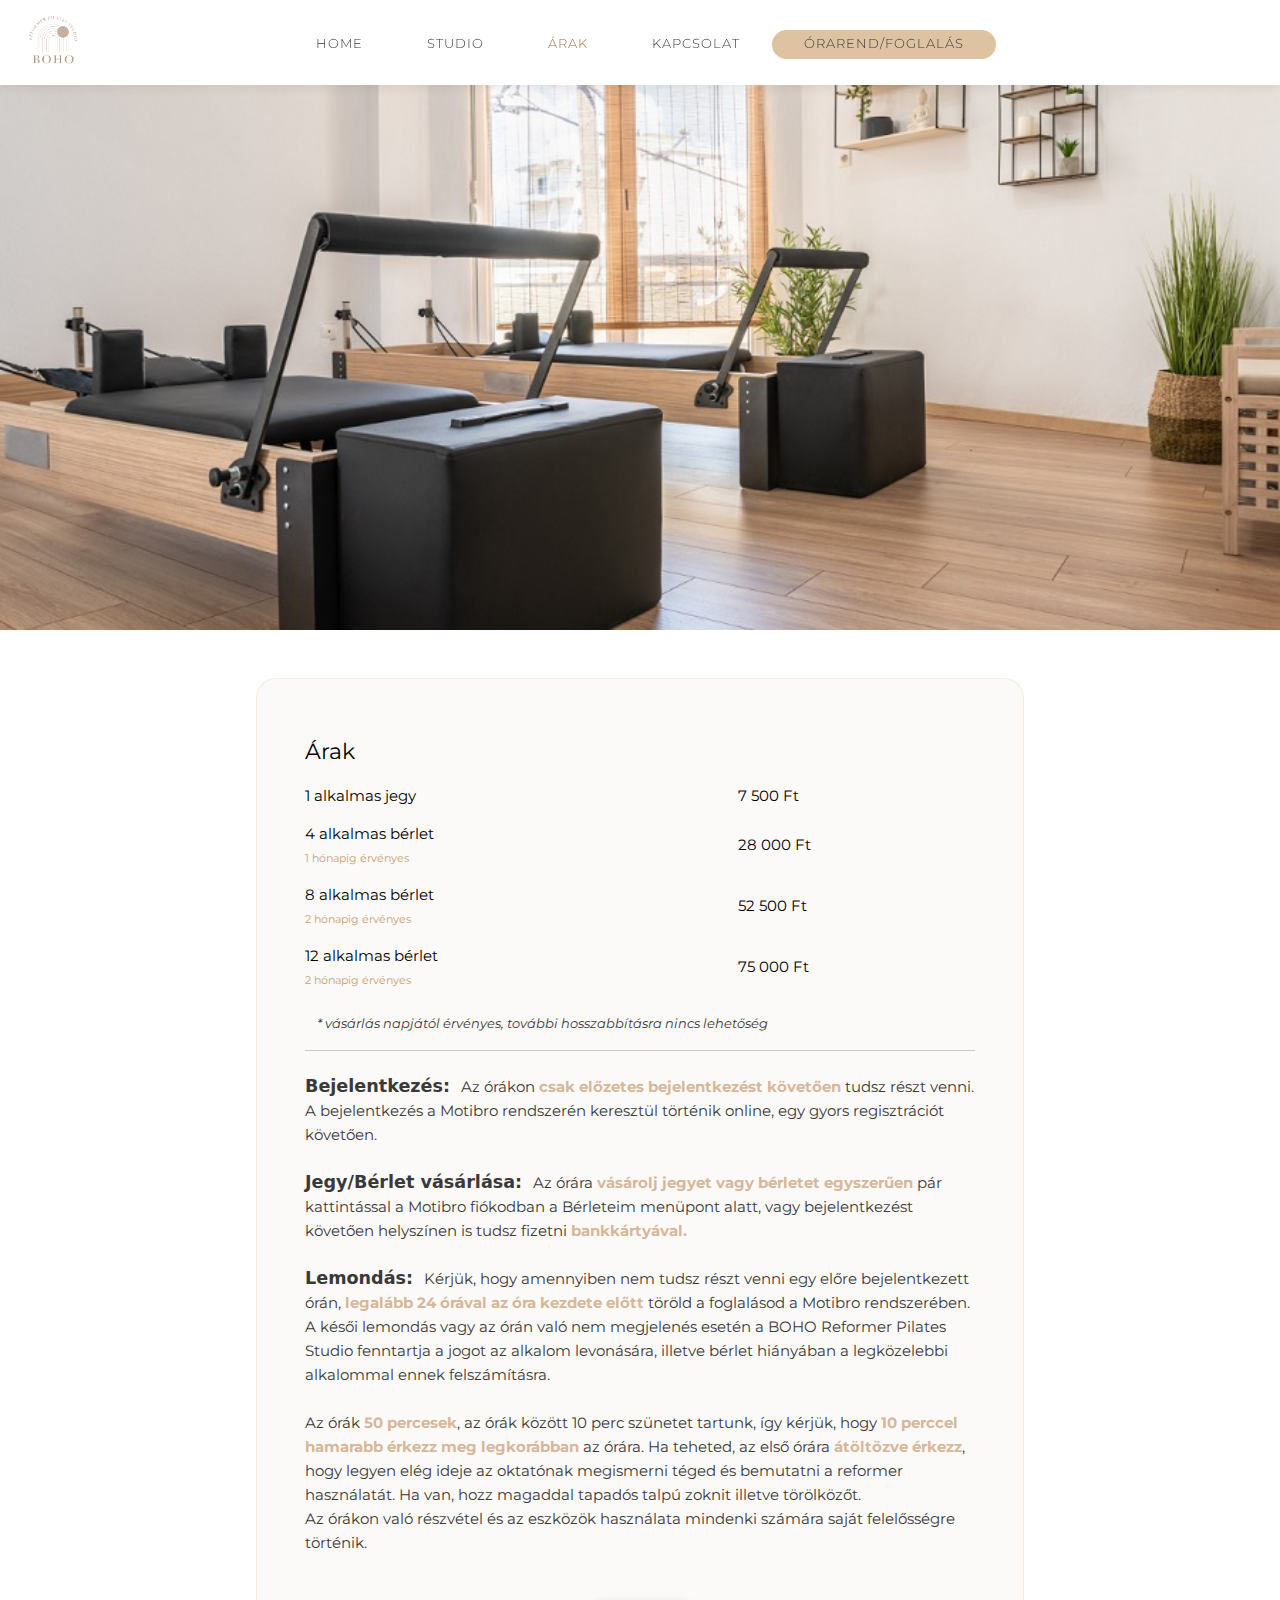
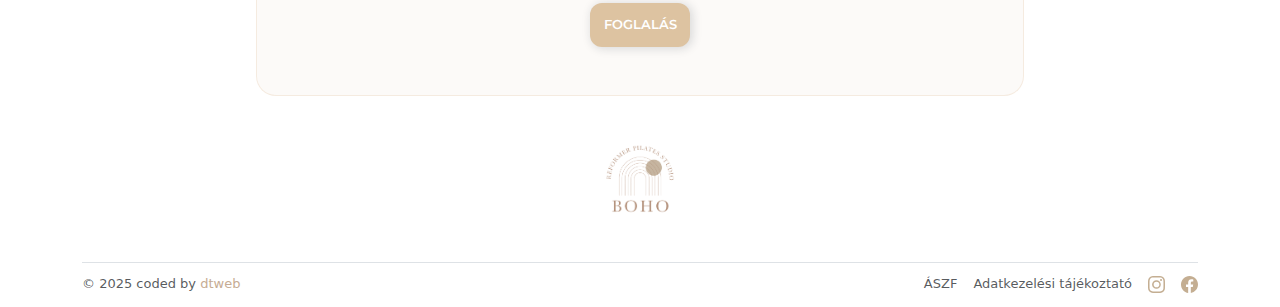
<file: arak.html>
<!DOCTYPE html>
<html lang="hu">

<head>
    <meta charset="UTF-8">
    <meta http-equiv="X-UA-Compatible" content="IE=edge">
    <meta name="viewport" content="width=device-width, initial-scale=1.0">
    <meta name="description" content="">
    <meta name="keywords" content="">
    <title>Boho Reformer Pilates - Árlista</title>
    <link rel="stylesheet" href="bootstrap-5.3.3-dist/css/bootstrap.min.css">
    <link rel="stylesheet" href="style.css">
    <link rel="preconnect" href="https://fonts.googleapis.com">
    <link rel="preconnect" href="https://fonts.gstatic.com" crossorigin>
    <link
        href="https://fonts.googleapis.com/css2?family=Crimson+Text:ital,wght@0,400;0,600;0,700;1,400;1,600;1,700&family=EB+Garamond:ital,wght@0,400..800;1,400..800&display=swap"
        rel="stylesheet">
</head>

<body>
    <header class="main-header">
        <!--
    <div class="flags">
        <a href="index.html"><img class="flag" src="assets/hunflag.png" alt="hunflag"></a>
        <a href="index_eng.html"><img class="flag" src="assets/engflag.png" alt="engflag"></a>
    </div>
    -->
        <nav class="main-nav">
            <a href="http://bohopilates.hu"><img src="assets/boho_transparent_background_1.png" alt="bogo logo" height="50"></a>
            <ul class="main-nav_items">
                <li class="main-nav_item"><a href="index.html">Home</a></li>
                <li class="main-nav_item"><a href="studio.html">Studio</a></li>
                <li class="main-nav_item"><a href="arak.html" class="active">Árak</a></li>
                <li class="main-nav_item"><a href="kapcsolat.html">Kapcsolat</a></li>
                <li class="main-nav_item" id="orarend"><a href="foglalas.html">Órarend/Foglalás</a></li>
            </ul>
        </nav>
        <button class="toggle-button">
            <span class="toggle-button-bar"></span>
            <span class="toggle-button-bar"></span>
            <span class="toggle-button-bar"></span>
        </button>
    </header>

    <div class="background_arak"></div>
    <nav class="mobile-nav">
        <ul class="mobile-nav-items">
            <li class="mobile-nav-item">
                <a href="index.html">Home</a>
            </li>
            <li class="mobile-nav-item">
                <a href="studio.html">Studio</a>
            </li>
            <li class="mobile-nav-item">
                <a href="arak.html">Árak</a>
            </li>
            <li class="mobile-nav-item">
                <a href="kapcsolat.html">Kapcsolat</a>
            </li>
            <li class="mobile-nav-item">
                <a href="foglalas.html">Órarend/Foglalás</a>
            </li>
        </ul>
    </nav>
    <article>
        <div class="rolunk">
            <div class="container">
                <div class="row">
                    <table class="table table-borderless">
                        <thead>
                            <tr>
                                <th scope="row"></th>
                                <td><span class="arak">Árak</span></td>
                            </tr>

                        </thead>
                        <tbody>

                            <tr>
                                <th scope="row"></th>
                                <td>1 alkalmas jegy</td>
                                <td></td>
                                <td class="ar">7 500 Ft</td>
                            </tr>
                            <tr>
                                <th scope="row"></th>
                                <td>4 alkalmas bérlet <br>
                                    <small>
                                        1 hónapig érvényes
                                    </small>
                                </td>
                                <td></td>
                                <td class="ar">28 000 Ft</td>
                            </tr>
                            <tr>
                                <th scope="row"></th>
                                <td>8 alkalmas bérlet <br>
                                    <small>
                                        2 hónapig érvényes
                                    </small>
                                </td>
                                <td></td>
                                <td class="ar">52 500 Ft</td>
                            </tr>
                            <tr>
                                <th scope="row"></th>
                                <td>12 alkalmas bérlet<br>
                                    <small>2 hónapig érvényes</small>
                                </td>
                                <td></td>
                                <td class="ar">75 000 Ft</td>
                            </tr>
                        </tbody>
                    </table>
                </div>
                <p class="info"><i>* vásárlás napjától érvényes, további hosszabbításra nincs lehetőség</i></p>
            </div>
            <hr>
            <br>
            <div class="bejelentkezes">
                <h4>Bejelentkezés: </h4>
                <p>Az órákon <b>csak előzetes bejelentkezést követően</b> tudsz részt
                    venni. A bejelentkezés a Motibro rendszerén keresztül történik online, egy gyors
                    regisztrációt követően.</p> <br><br>
                <h4>Jegy/Bérlet vásárlása: </h4>
                <p>Az órára <b>vásárolj jegyet vagy bérletet egyszerűen</b> pár kattintással a
                    Motibro fiókodban a Bérleteim menüpont alatt, vagy bejelentkezést követően helyszínen is
                    tudsz fizetni <b>bankkártyával.</b></p> <br><br>
                <h4>Lemondás: </h4>
                <p>Kérjük, hogy amennyiben nem tudsz részt venni egy előre bejelentkezett órán,
                    <b>legalább 24 órával az óra kezdete előtt</b> töröld a foglalásod a Motibro rendszerében. <br>A
                    késői lemondás vagy az órán való nem megjelenés esetén a BOHO Reformer Pilates Studio fenntartja a
                    jogot az alkalom levonására, illetve bérlet hiányában a legközelebbi alkalommal ennek
                    felszámításra.
                </p><br><br>
                <p>
                    Az órák <b>50 percesek</b>, az órák között 10 perc szünetet tartunk, így kérjük, hogy <b>10 perccel hamarabb érkezz meg
                        legkorábban</b> az órára. Ha teheted, az első órára <b>átöltözve érkezz</b>, hogy legyen elég ideje az
                    oktatónak megismerni téged és bemutatni a reformer használatát. Ha van, hozz magaddal
                    tapadós talpú zoknit illetve törölközőt. <br>
                    Az órákon való részvétel és az eszközök használata mindenki számára saját felelősségre történik.
                </p>
            </div>
            <div class="foglalas"><a href="http://bohopilates.hu/foglalas.html"><button type="button">Foglalás</button></a></div>
        </div>
    </article>

    <div class="poem">
        <img src="assets/boho_transparent_background_1.png" alt="boho logo" height="70">
    </div>

    <div class="container">
        <footer class="d-flex flex-wrap justify-content-between align-items-center py-2 my-5 border-top">
            <div class="col-md-4 mb-1 d-flex align-items-center">
                <span class="mb-0 mb-md-0 text-body-secondary">© 2025 coded by <a
                        href="http://dtweb.hu">dtweb</a></span>
            </div>
            <ul class="nav col-md-4 justify-content-end list-unstyled d-flex ">
                <li class="ms-3 mb-1"><a class="text-body-secondary" href="aszf.html">ÁSZF
                        <path
                            d="M16 8.049c0-4.446-3.582-8.05-8-8.05C3.58 0-.002 3.603-.002 8.05c0 4.017 2.926 7.347 6.75 7.951v-5.625h-2.03V8.05H6.75V6.275c0-2.017 1.195-3.131 3.022-3.131.876 0 1.791.157 1.791.157v1.98h-1.009c-.993 0-1.303.621-1.303 1.258v1.51h2.218l-.354 2.326H9.25V16c3.824-.604 6.75-3.934 6.75-7.951" />
                    </a></li>
                <li class="ms-3 mb-1"><a class="text-body-secondary" href="adatvedelmi_tajekoztato.html">Adatkezelési tájékoztató
                        <path
                            d="M16 8.049c0-4.446-3.582-8.05-8-8.05C3.58 0-.002 3.603-.002 8.05c0 4.017 2.926 7.347 6.75 7.951v-5.625h-2.03V8.05H6.75V6.275c0-2.017 1.195-3.131 3.022-3.131.876 0 1.791.157 1.791.157v1.98h-1.009c-.993 0-1.303.621-1.303 1.258v1.51h2.218l-.354 2.326H9.25V16c3.824-.604 6.75-3.934 6.75-7.951" />
                    </a></li>
                <li class="ms-3 mb-1"><a class="text-body-secondary" href="#"><svg xmlns="http://www.w3.org/2000/svg"
                            height="17" fill="currentColor" class="bi bi-instagram" viewBox="0 0 16 16">
                            <path
                                d="M8 0C5.829 0 5.556.01 4.703.048 3.85.088 3.269.222 2.76.42a3.9 3.9 0 0 0-1.417.923A3.9 3.9 0 0 0 .42 2.76C.222 3.268.087 3.85.048 4.7.01 5.555 0 5.827 0 8.001c0 2.172.01 2.444.048 3.297.04.852.174 1.433.372 1.942.205.526.478.972.923 1.417.444.445.89.719 1.416.923.51.198 1.09.333 1.942.372C5.555 15.99 5.827 16 8 16s2.444-.01 3.298-.048c.851-.04 1.434-.174 1.943-.372a3.9 3.9 0 0 0 1.416-.923c.445-.445.718-.891.923-1.417.197-.509.332-1.09.372-1.942C15.99 10.445 16 10.173 16 8s-.01-2.445-.048-3.299c-.04-.851-.175-1.433-.372-1.941a3.9 3.9 0 0 0-.923-1.417A3.9 3.9 0 0 0 13.24.42c-.51-.198-1.092-.333-1.943-.372C10.443.01 10.172 0 7.998 0zm-.717 1.442h.718c2.136 0 2.389.007 3.232.046.78.035 1.204.166 1.486.275.373.145.64.319.92.599s.453.546.598.92c.11.281.24.705.275 1.485.039.843.047 1.096.047 3.231s-.008 2.389-.047 3.232c-.035.78-.166 1.203-.275 1.485a2.5 2.5 0 0 1-.599.919c-.28.28-.546.453-.92.598-.28.11-.704.24-1.485.276-.843.038-1.096.047-3.232.047s-2.39-.009-3.233-.047c-.78-.036-1.203-.166-1.485-.276a2.5 2.5 0 0 1-.92-.598 2.5 2.5 0 0 1-.6-.92c-.109-.281-.24-.705-.275-1.485-.038-.843-.046-1.096-.046-3.233s.008-2.388.046-3.231c.036-.78.166-1.204.276-1.486.145-.373.319-.64.599-.92s.546-.453.92-.598c.282-.11.705-.24 1.485-.276.738-.034 1.024-.044 2.515-.045zm4.988 1.328a.96.96 0 1 0 0 1.92.96.96 0 0 0 0-1.92m-4.27 1.122a4.109 4.109 0 1 0 0 8.217 4.109 4.109 0 0 0 0-8.217m0 1.441a2.667 2.667 0 1 1 0 5.334 2.667 2.667 0 0 1 0-5.334" />
                        </svg></li>
                <li class="ms-3 mb-1"><a class="text-body-secondary" href="#"><svg xmlns="http://www.w3.org/2000/svg"
                            height="17" fill="currentColor" class="bi bi-facebook" viewBox="0 0 16 16">
                            <path
                                d="M16 8.049c0-4.446-3.582-8.05-8-8.05C3.58 0-.002 3.603-.002 8.05c0 4.017 2.926 7.347 6.75 7.951v-5.625h-2.03V8.05H6.75V6.275c0-2.017 1.195-3.131 3.022-3.131.876 0 1.791.157 1.791.157v1.98h-1.009c-.993 0-1.303.621-1.303 1.258v1.51h2.218l-.354 2.326H9.25V16c3.824-.604 6.75-3.934 6.75-7.951" />
                        </svg></a></li>
            </ul>
        </footer>
    </div>
    <script src="Javascript/hamburger.js"></script>
    <script src="bootstrap-5.3.3-dist/js/bootstrap.min.js"></script>
</body>

</html>
</file>
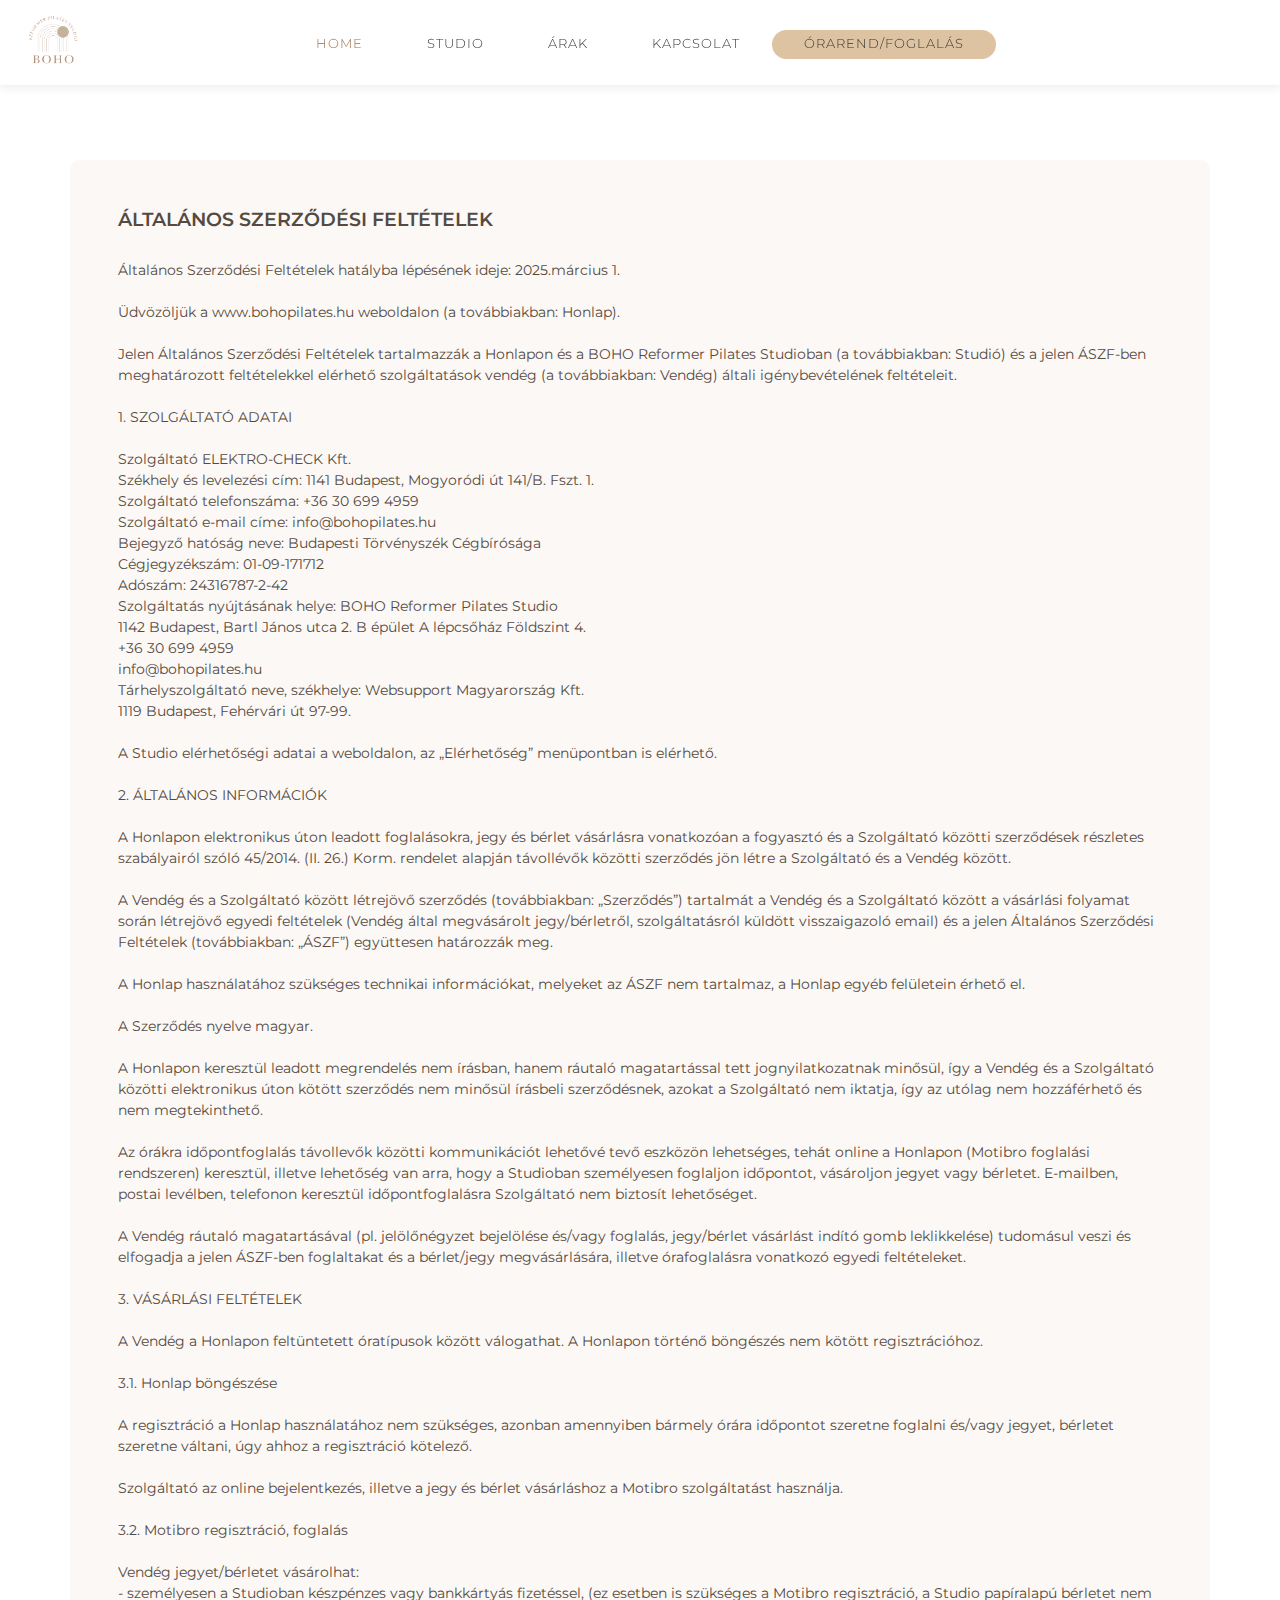
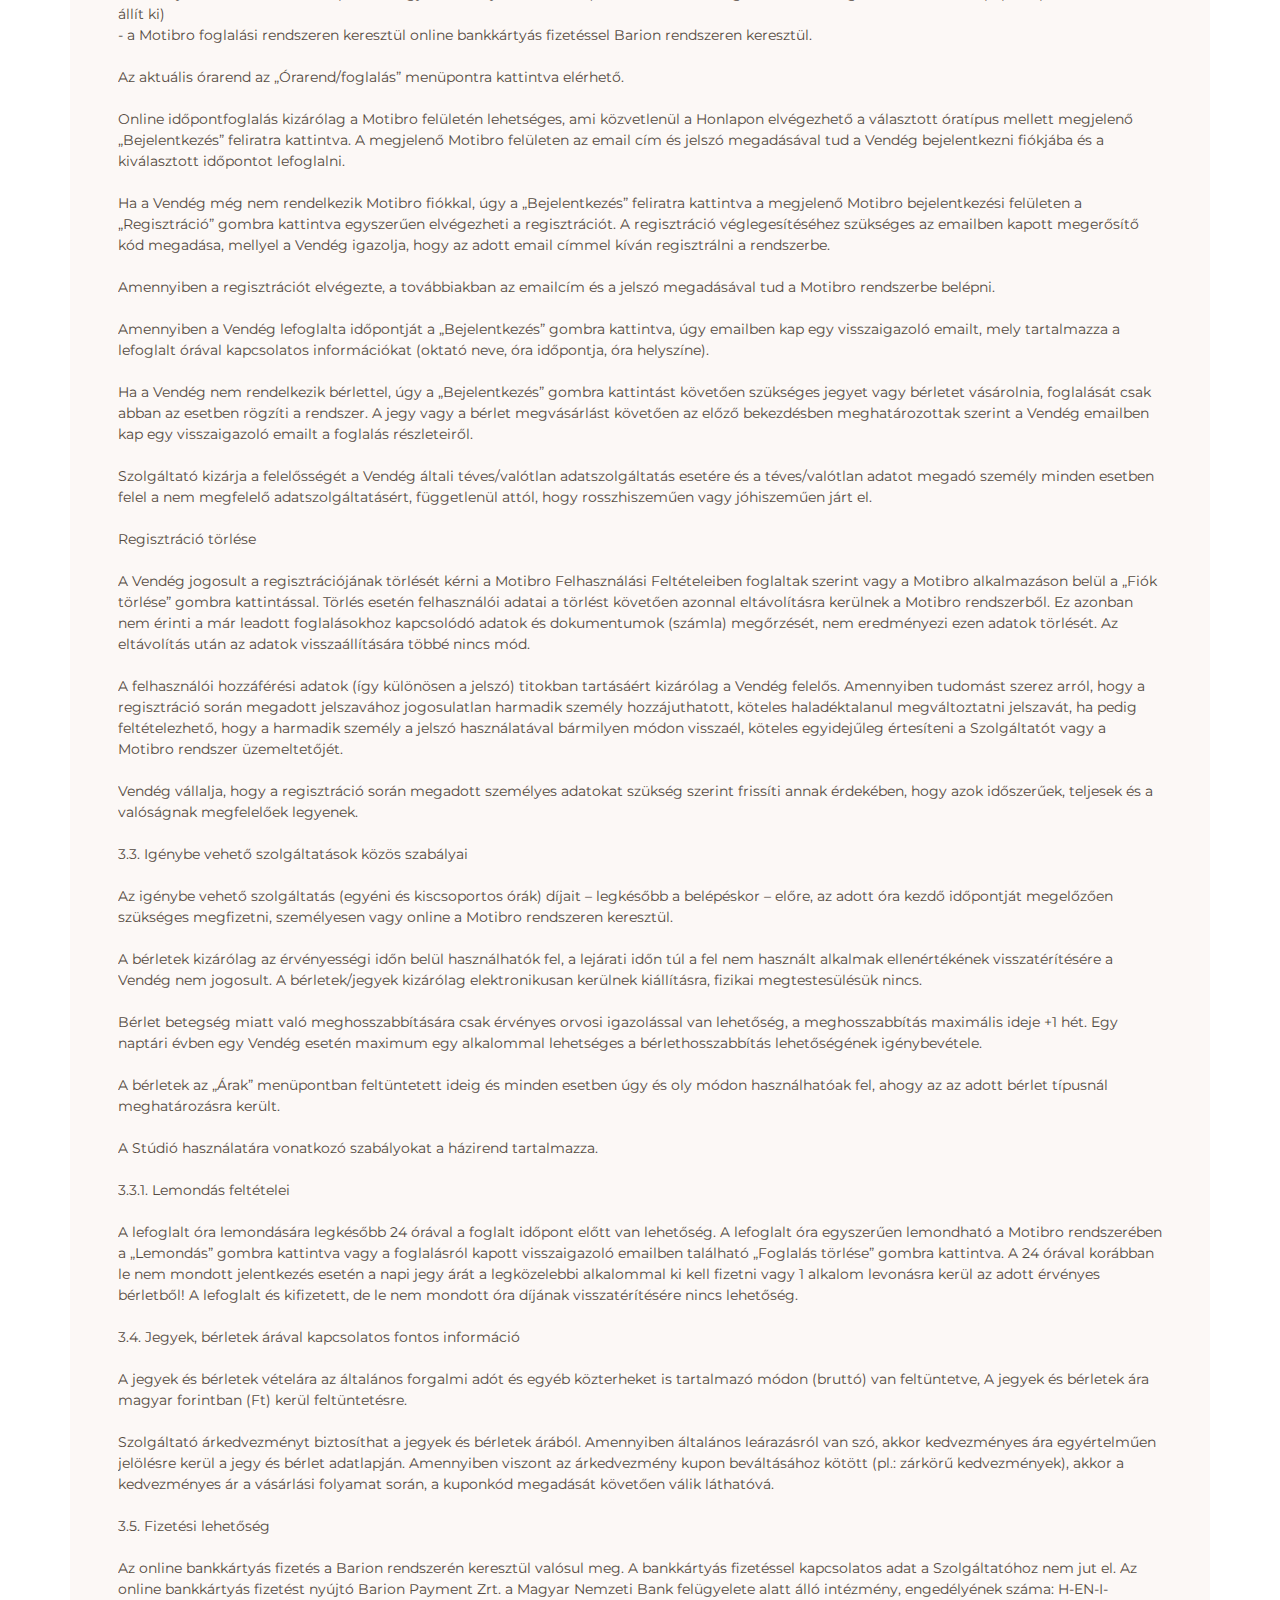
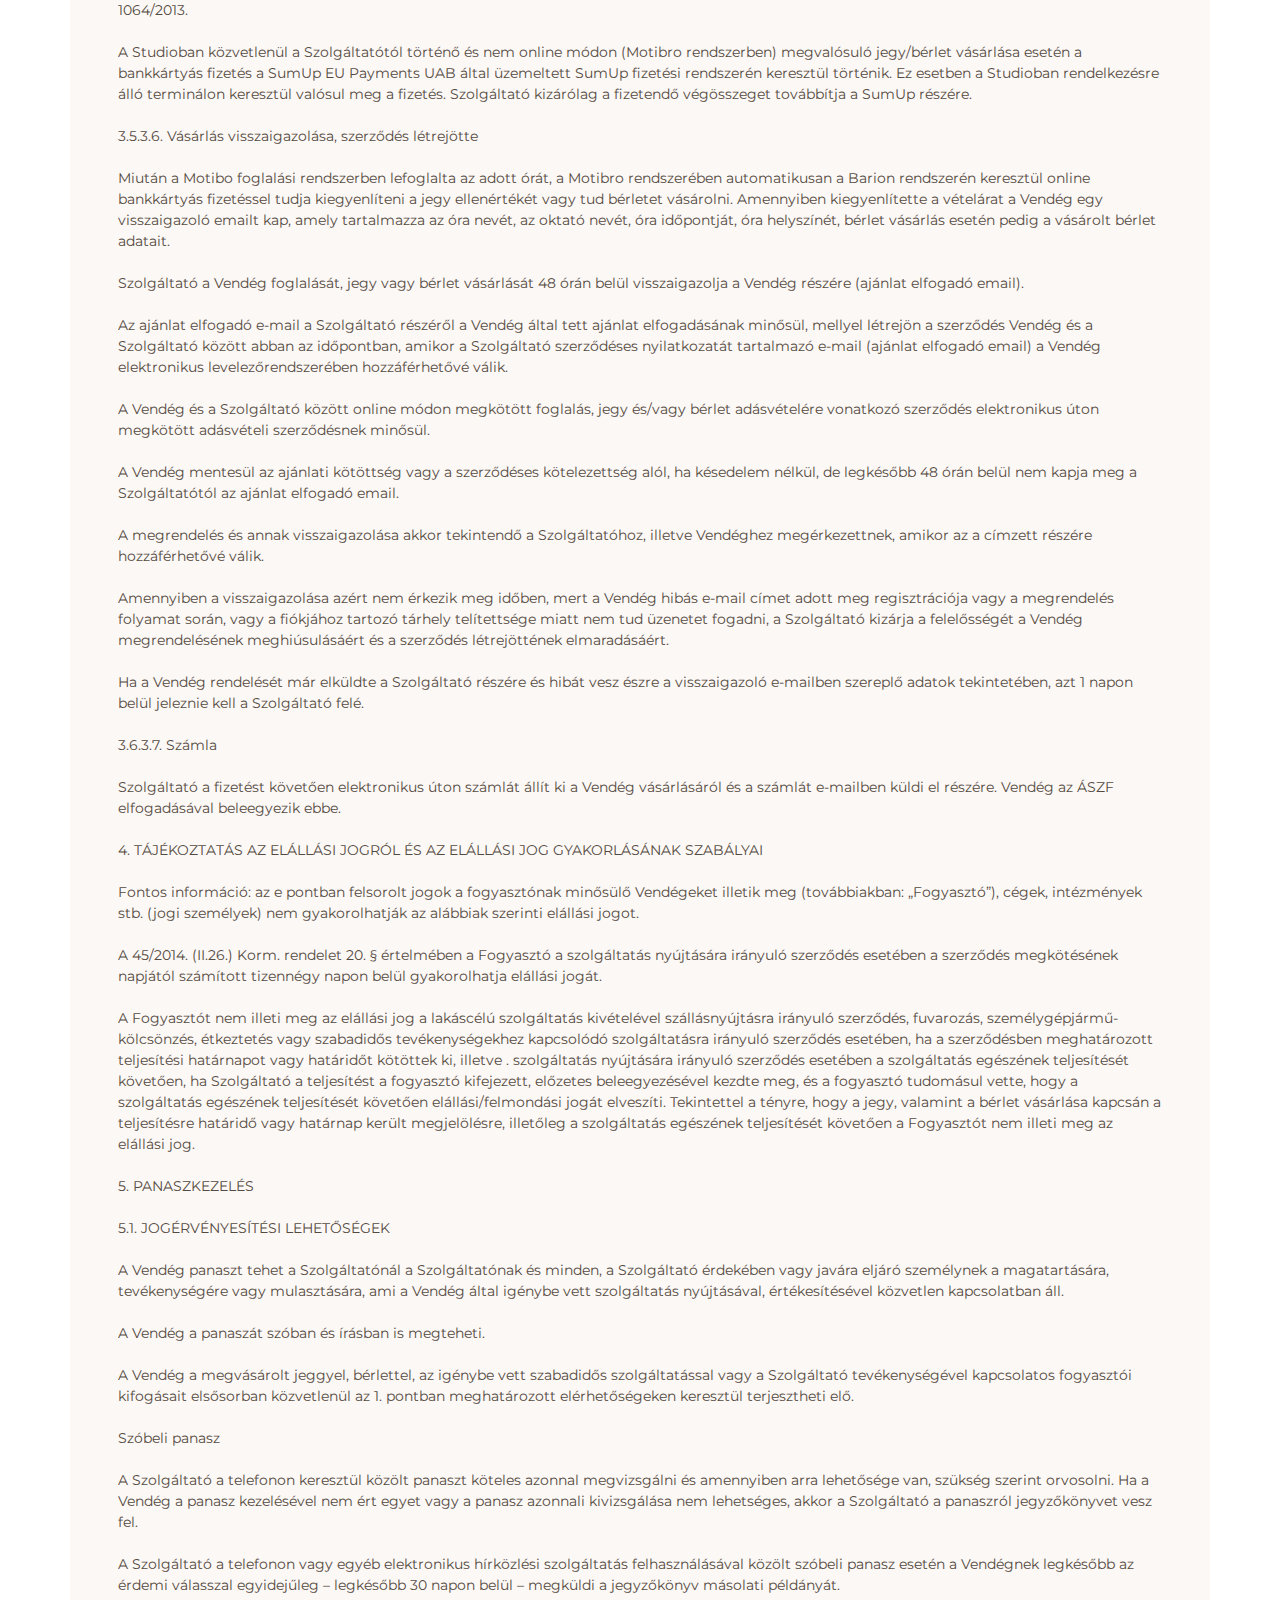
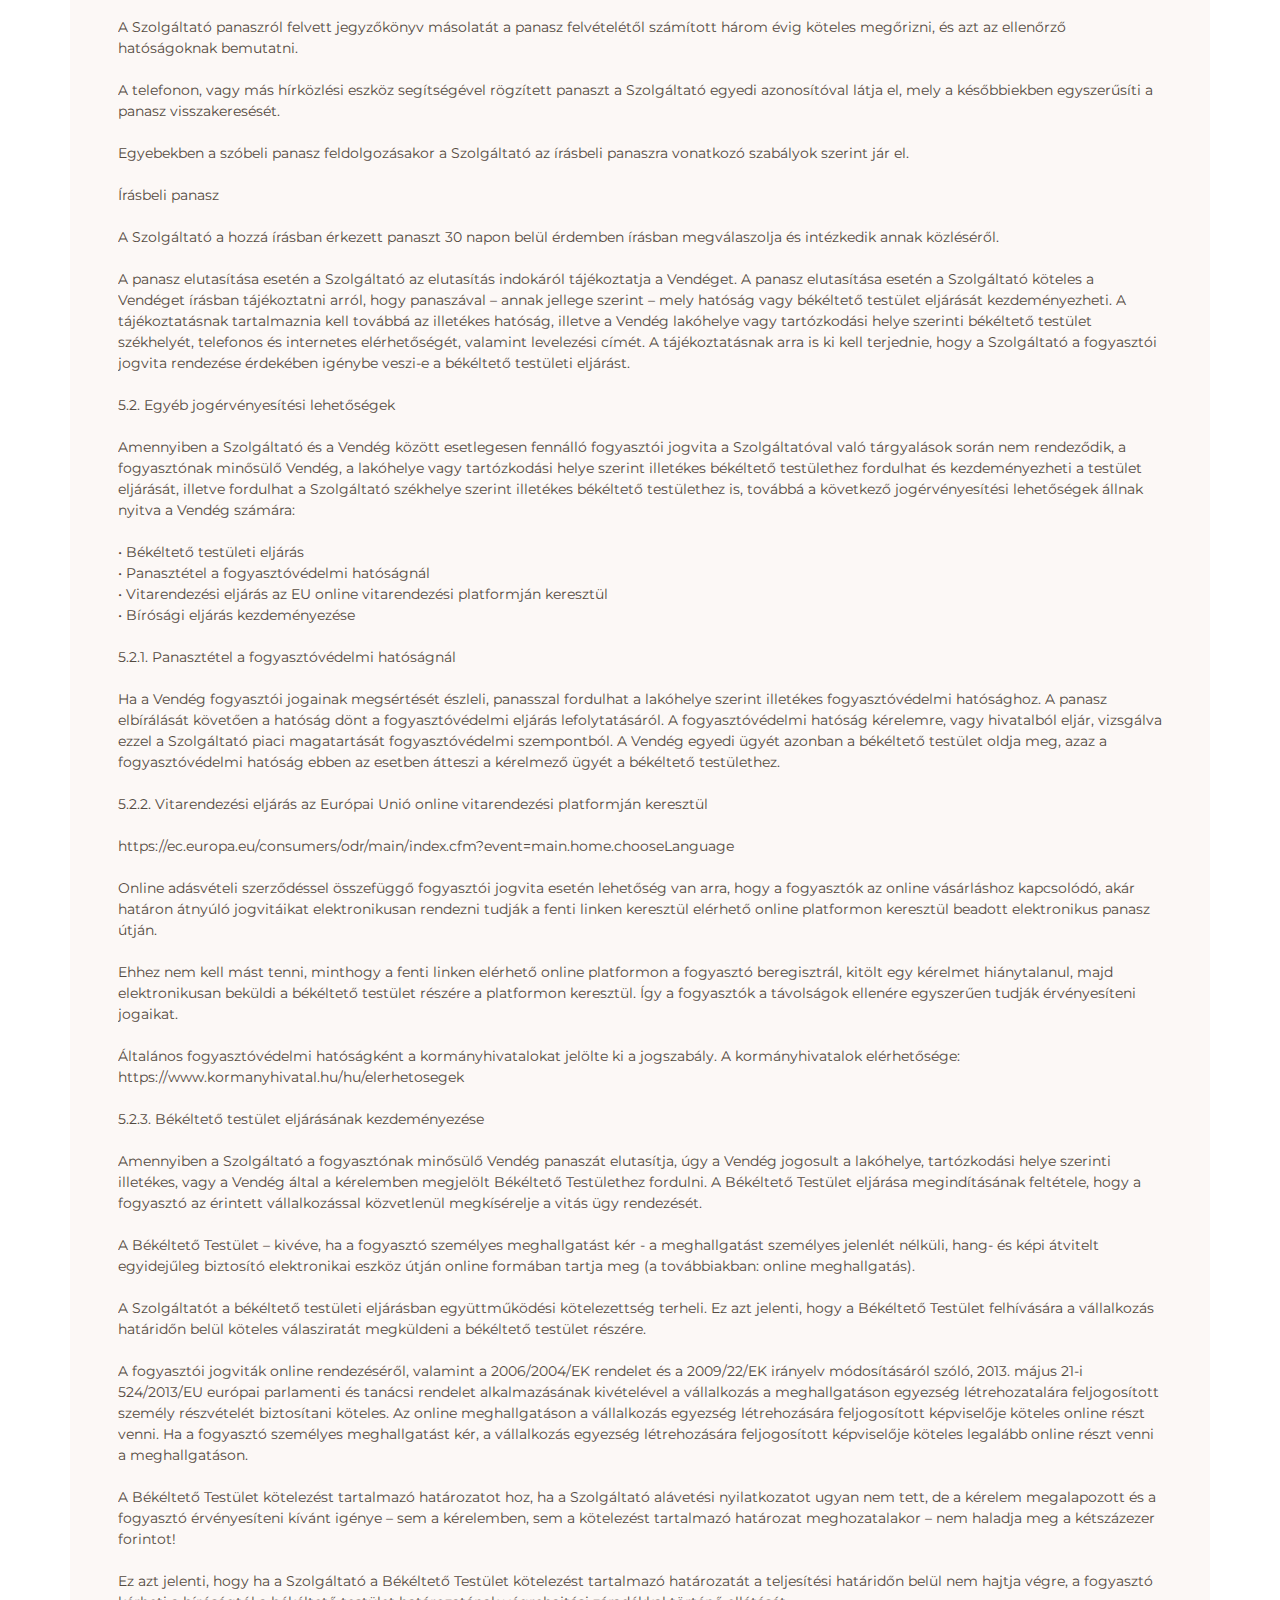
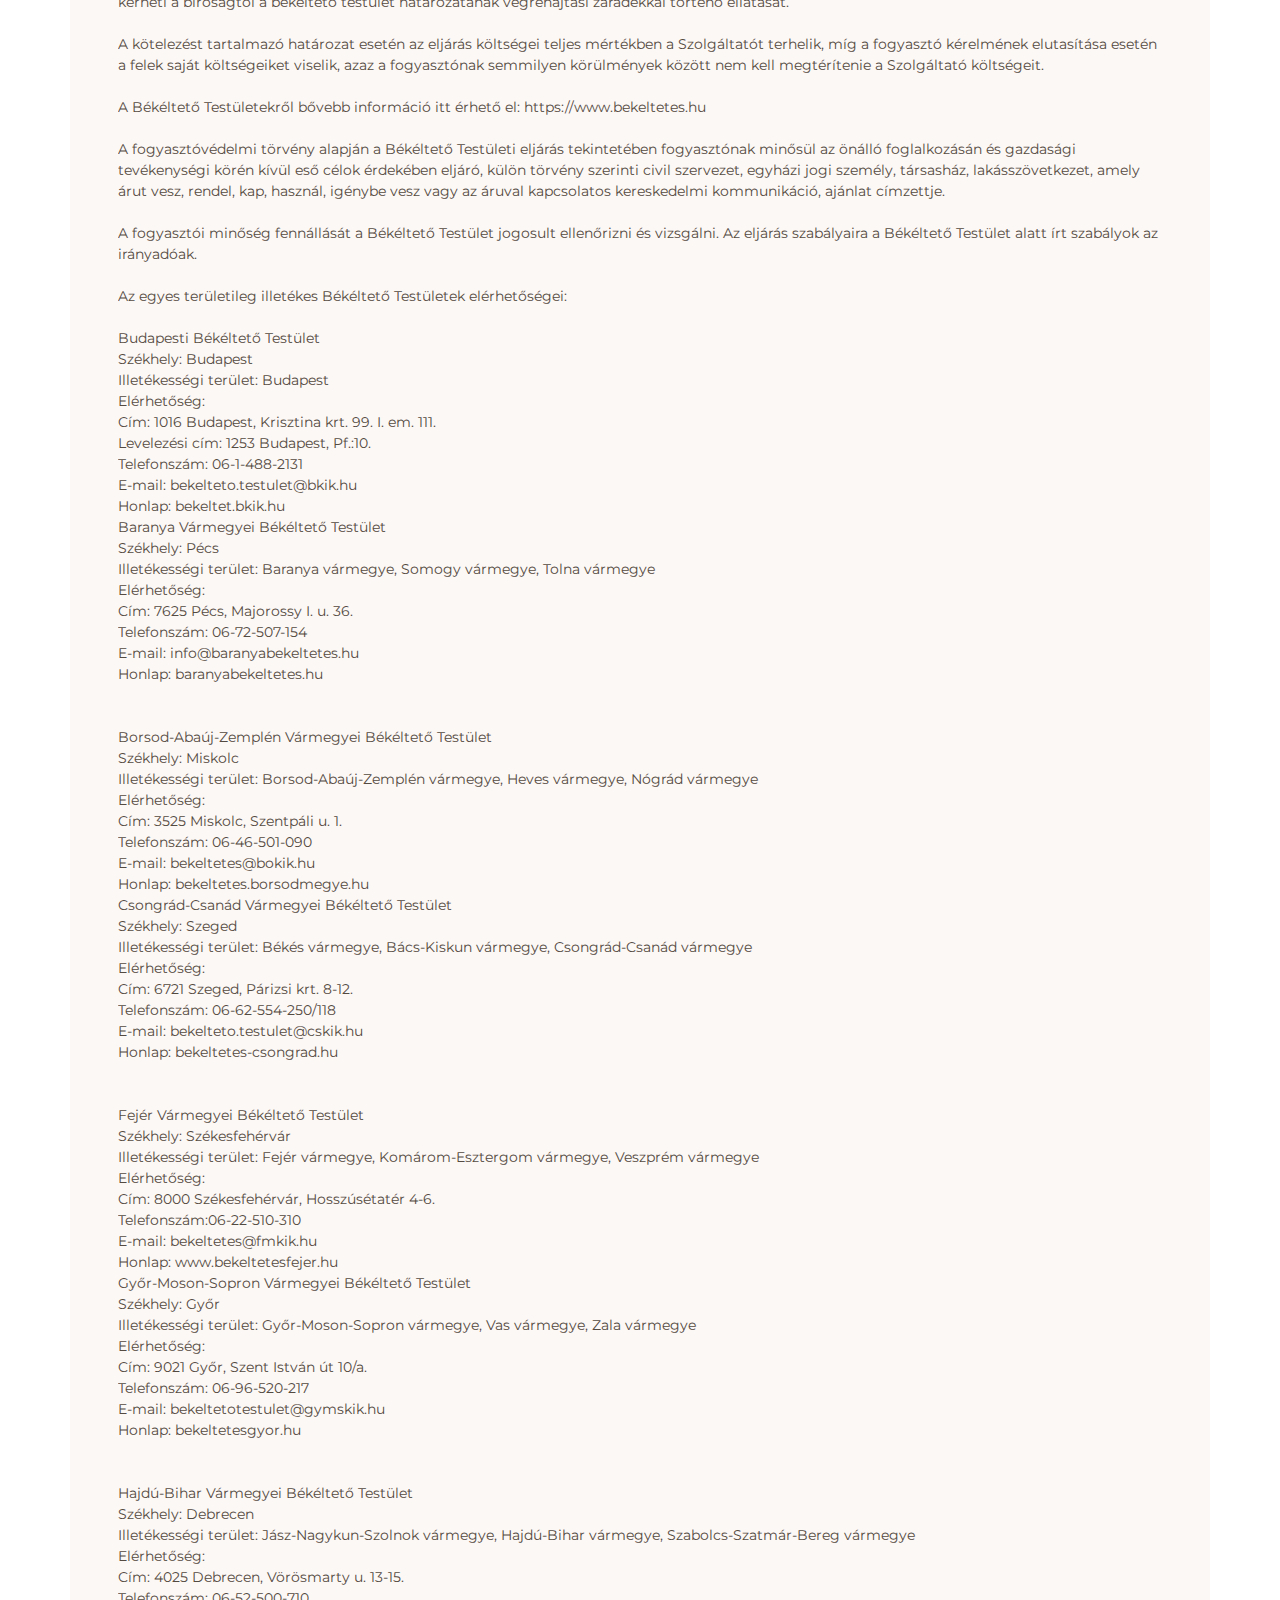
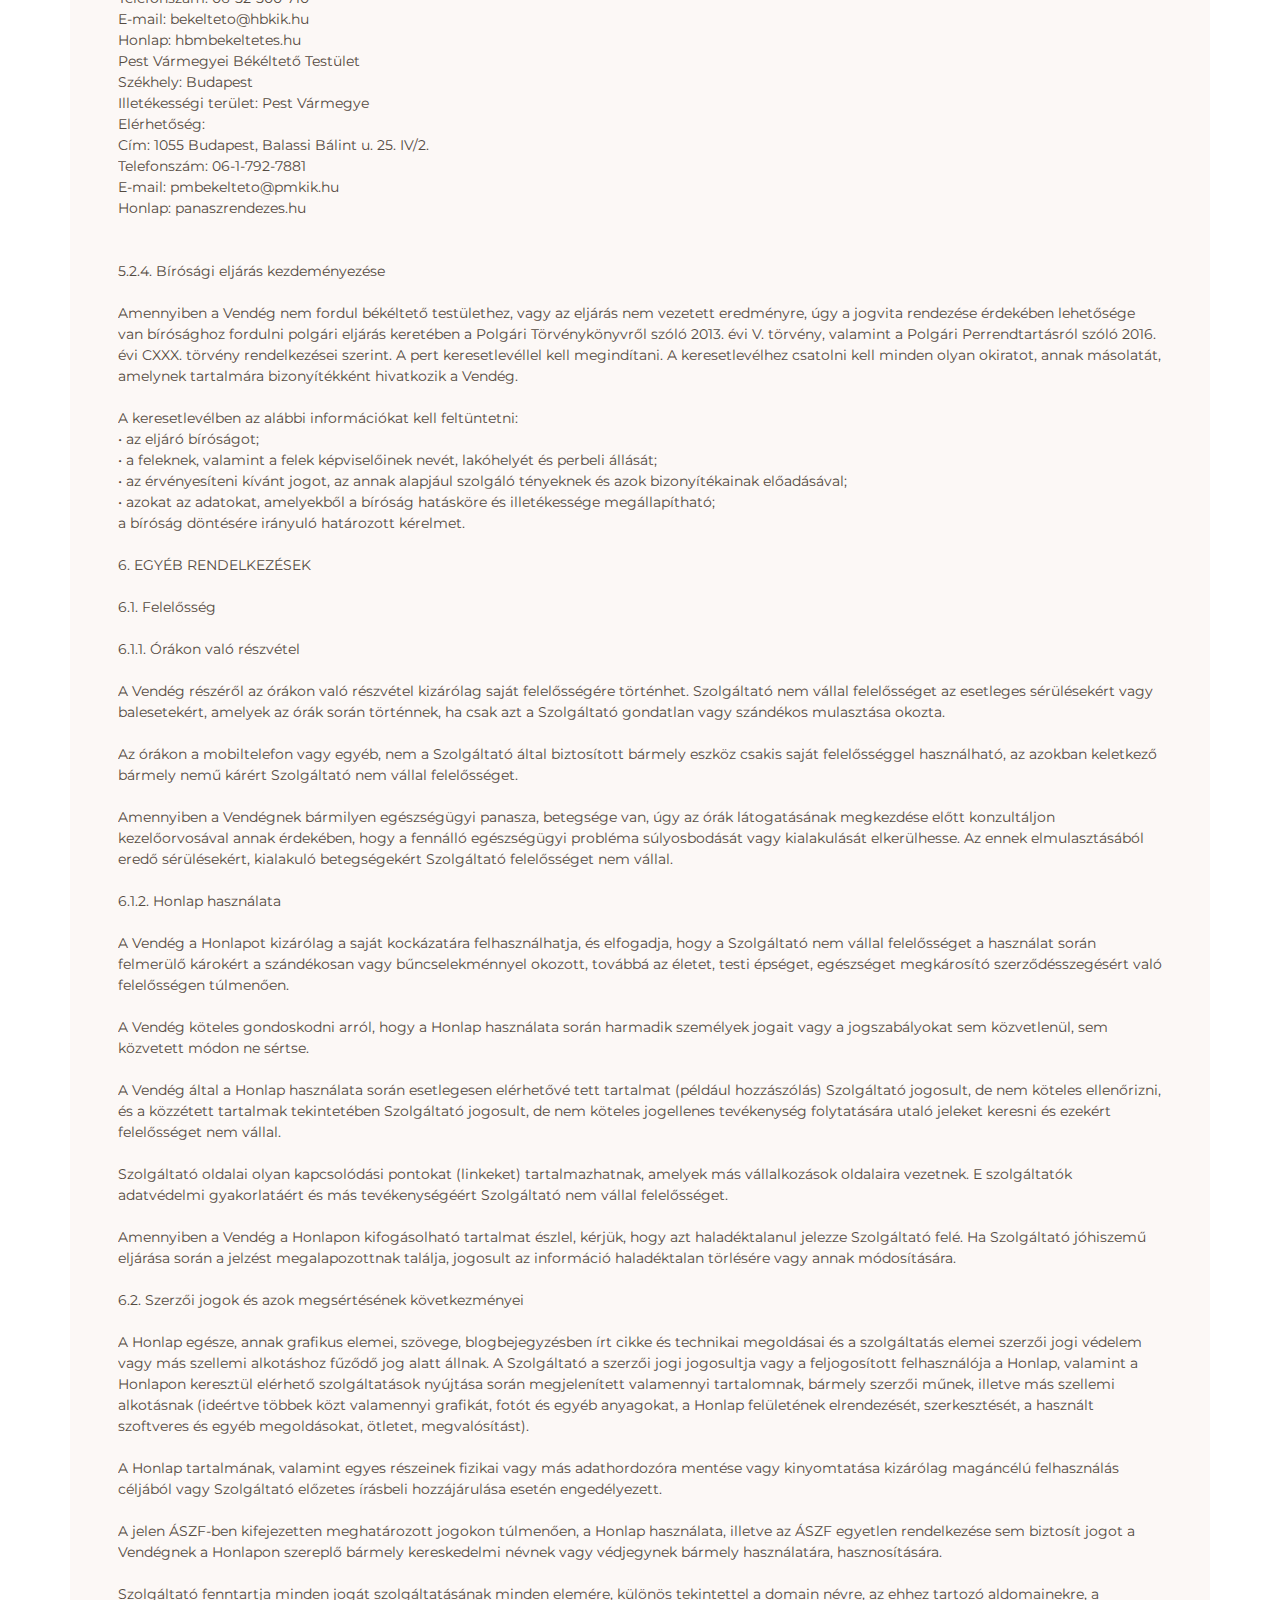
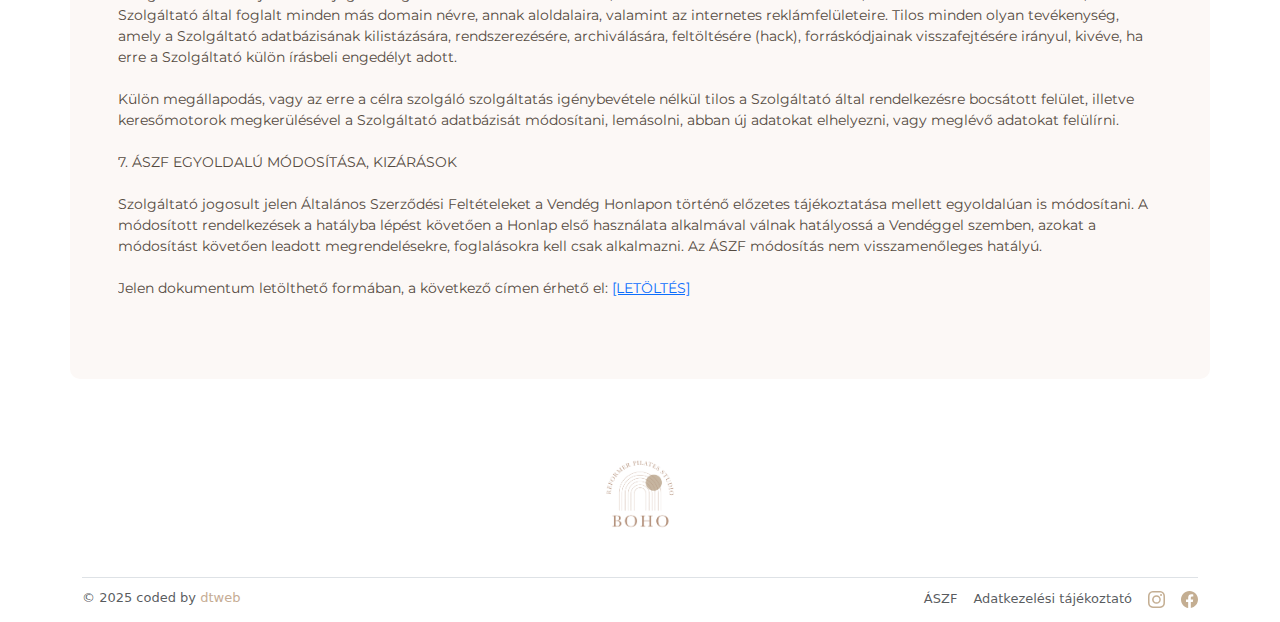
<file: aszf.html>
<!DOCTYPE html>
<html lang="hu">

<head>
    <meta charset="UTF-8">
    <meta http-equiv="X-UA-Compatible" content="IE=edge">
    <meta name="viewport" content="width=device-width, initial-scale=1.0">
    <meta name="description" content="">
    <meta name="keywords" content="pilates">
    <title>BOHO Reformer Pilates Studio - ÁSZF</title>
    <link rel="stylesheet" href="bootstrap-5.3.3-dist/css/bootstrap.min.css">
    <link rel="stylesheet" href="style.css">
    <link rel="preconnect" href="https://fonts.googleapis.com">
    <link rel="preconnect" href="https://fonts.gstatic.com" crossorigin>
    <link
        href="https://fonts.googleapis.com/css2?family=Crimson+Text:ital,wght@0,400;0,600;0,700;1,400;1,600;1,700&family=EB+Garamond:ital,wght@0,400..800;1,400..800&display=swap"
        rel="stylesheet">
</head>

<body>
    <header class="main-header">
        <!--
        <div class="flags">
            <a href="index.html"><img class="flag" src="assets/hunflag.png" alt="hunflag"></a>
            <a href="index_eng.html"><img class="flag" src="assets/engflag.png" alt="engflag"></a>
        </div>
        -->
        <nav class="main-nav">
            <a href="http://bohopilates.hu"><img src="assets/boho_transparent_background_1.png" alt="bogo logo"
                    height="50"></a>
            <ul class="main-nav_items">
                <li class="main-nav_item"><a href="index.html" class="active">Home</a></li>
                <li class="main-nav_item"><a href="studio.html">Studio</a></li>
                <li class="main-nav_item"><a href="arak.html">Árak</a></li>
                <li class="main-nav_item"><a href="kapcsolat.html">Kapcsolat</a></li>
                <li class="main-nav_item" id="orarend"><a href="foglalas.html">Órarend/Foglalás</a></li>
            </ul>
        </nav>
        <button class="toggle-button">
            <span class="toggle-button-bar"></span>
            <span class="toggle-button-bar"></span>
            <span class="toggle-button-bar"></span>
        </button>
    </header>
    <div class="aszf container">
        <h2>ÁLTALÁNOS SZERZŐDÉSI FELTÉTELEK</h2>
        <pre><p>
        Általános Szerződési Feltételek hatályba lépésének ideje: 2025.március 1.

        Üdvözöljük a www.bohopilates.hu weboldalon (a továbbiakban: Honlap).
        
        Jelen Általános Szerződési Feltételek tartalmazzák a Honlapon és a BOHO Reformer Pilates Studioban (a továbbiakban: Studió) és a jelen ÁSZF-ben meghatározott feltételekkel elérhető szolgáltatások vendég (a továbbiakban: Vendég) általi igénybevételének feltételeit. 
        
        1.	SZOLGÁLTATÓ ADATAI
        
        Szolgáltató	ELEKTRO-CHECK Kft.
        Székhely és levelezési cím:	1141 Budapest, Mogyoródi út 141/B. Fszt. 1.
        Szolgáltató telefonszáma:	+36 30 699 4959
        Szolgáltató e-mail címe:	info@bohopilates.hu
        Bejegyző hatóság neve:	Budapesti Törvényszék Cégbírósága
        Cégjegyzékszám:	01-09-171712
        Adószám:	24316787-2-42
        Szolgáltatás nyújtásának helye:	BOHO Reformer Pilates Studio
        1142 Budapest, Bartl János utca 2. B épület A lépcsőház Földszint 4. 
        +36 30 699 4959
        info@bohopilates.hu
        Tárhelyszolgáltató neve, székhelye:	Websupport Magyarország Kft.
        1119 Budapest, Fehérvári út 97-99.
        
        A Studio elérhetőségi adatai a weboldalon, az „Elérhetőség” menüpontban is elérhető.
        
        2.	ÁLTALÁNOS INFORMÁCIÓK
        
        A Honlapon elektronikus úton leadott foglalásokra, jegy és bérlet vásárlásra vonatkozóan a fogyasztó és a Szolgáltató közötti szerződések részletes szabályairól szóló 45/2014. (II. 26.) Korm. rendelet alapján távollévők közötti szerződés jön létre a Szolgáltató és a Vendég között.
        
        A Vendég és a Szolgáltató között létrejövő szerződés (továbbiakban: „Szerződés”) tartalmát a Vendég és a Szolgáltató között a vásárlási folyamat során létrejövő egyedi feltételek (Vendég által megvásárolt jegy/bérletről, szolgáltatásról küldött visszaigazoló email) és a jelen Általános Szerződési Feltételek (továbbiakban: „ÁSZF”) együttesen határozzák meg.
        
        A Honlap használatához szükséges technikai információkat, melyeket az ÁSZF nem tartalmaz, a Honlap egyéb felületein érhető el.  
        
        A Szerződés nyelve magyar.
        
        A Honlapon keresztül leadott megrendelés nem írásban, hanem ráutaló magatartással tett jognyilatkozatnak minősül, így a Vendég és a Szolgáltató közötti elektronikus úton kötött szerződés nem minősül írásbeli szerződésnek, azokat a Szolgáltató nem iktatja, így az utólag nem hozzáférhető és nem megtekinthető.
        
        Az órákra időpontfoglalás távollevők közötti kommunikációt lehetővé tevő eszközön lehetséges, tehát online a Honlapon (Motibro foglalási rendszeren) keresztül, illetve lehetőség van arra, hogy a Studioban személyesen foglaljon időpontot, vásároljon jegyet vagy bérletet. E-mailben, postai levélben, telefonon keresztül időpontfoglalásra Szolgáltató nem biztosít lehetőséget. 
        
        A Vendég ráutaló magatartásával (pl. jelölőnégyzet bejelölése és/vagy foglalás, jegy/bérlet vásárlást indító gomb leklikkelése) tudomásul veszi és elfogadja a jelen ÁSZF-ben foglaltakat és a bérlet/jegy megvásárlására, illetve órafoglalásra vonatkozó egyedi feltételeket. 
        
        3.	VÁSÁRLÁSI FELTÉTELEK
        
        A Vendég a Honlapon feltüntetett óratípusok között válogathat. A Honlapon történő böngészés nem kötött regisztrációhoz. 
        
        3.1.	Honlap böngészése
        
        A regisztráció a Honlap használatához nem szükséges, azonban amennyiben bármely órára időpontot szeretne foglalni és/vagy jegyet, bérletet szeretne váltani, úgy ahhoz a regisztráció kötelező. 
        
        Szolgáltató az online bejelentkezés, illetve a jegy és bérlet vásárláshoz a Motibro szolgáltatást használja. 
        
        3.2.	Motibro regisztráció, foglalás
        
        Vendég jegyet/bérletet vásárolhat: 
        -	személyesen a Studioban készpénzes vagy bankkártyás fizetéssel, (ez esetben is szükséges a Motibro regisztráció, a Studio papíralapú bérletet nem állít ki)
        -	a Motibro foglalási rendszeren keresztül online bankkártyás fizetéssel Barion rendszeren keresztül. 
        
        Az aktuális órarend az „Órarend/foglalás” menüpontra kattintva elérhető. 
        
        Online időpontfoglalás kizárólag a Motibro felületén lehetséges, ami közvetlenül a Honlapon elvégezhető a választott óratípus mellett megjelenő „Bejelentkezés” feliratra kattintva. A megjelenő Motibro felületen az email cím és jelszó megadásával tud a Vendég bejelentkezni fiókjába és a kiválasztott időpontot lefoglalni.
        
        Ha a Vendég még nem rendelkezik Motibro fiókkal, úgy a „Bejelentkezés” feliratra kattintva a megjelenő Motibro bejelentkezési felületen a „Regisztráció” gombra kattintva egyszerűen elvégezheti a regisztrációt. A regisztráció véglegesítéséhez szükséges az emailben kapott megerősítő kód megadása, mellyel a Vendég igazolja, hogy az adott email címmel kíván regisztrálni a rendszerbe. 
        
        Amennyiben a regisztrációt elvégezte, a továbbiakban az emailcím és a jelszó megadásával tud a Motibro rendszerbe belépni. 
        
        Amennyiben a Vendég lefoglalta időpontját a „Bejelentkezés” gombra kattintva, úgy emailben kap egy visszaigazoló emailt, mely tartalmazza a lefoglalt órával kapcsolatos információkat (oktató neve, óra időpontja, óra helyszíne). 
        
        Ha a Vendég nem rendelkezik bérlettel, úgy a „Bejelentkezés” gombra kattintást követően szükséges jegyet vagy bérletet vásárolnia, foglalását csak abban az esetben rögzíti a rendszer. A jegy vagy a bérlet megvásárlást követően az előző bekezdésben meghatározottak szerint a Vendég emailben kap egy visszaigazoló emailt a foglalás részleteiről.
        
        Szolgáltató kizárja a felelősségét a Vendég általi téves/valótlan adatszolgáltatás esetére és a téves/valótlan adatot megadó személy minden esetben felel a nem megfelelő adatszolgáltatásért, függetlenül attól, hogy rosszhiszeműen vagy jóhiszeműen járt el.
        
        Regisztráció törlése
        
        A Vendég jogosult a regisztrációjának törlését kérni a Motibro Felhasználási Feltételeiben foglaltak szerint vagy a Motibro alkalmazáson belül a „Fiók törlése” gombra kattintással. Törlés esetén felhasználói adatai a törlést követően azonnal eltávolításra kerülnek a Motibro rendszerből. Ez azonban nem érinti a már leadott foglalásokhoz kapcsolódó adatok és dokumentumok (számla) megőrzését, nem eredményezi ezen adatok törlését. Az eltávolítás után az adatok visszaállítására többé nincs mód.
        
        A felhasználói hozzáférési adatok (így különösen a jelszó) titokban tartásáért kizárólag a Vendég felelős. Amennyiben tudomást szerez arról, hogy a regisztráció során megadott jelszavához jogosulatlan harmadik személy hozzájuthatott, köteles haladéktalanul megváltoztatni jelszavát, ha pedig feltételezhető, hogy a harmadik személy a jelszó használatával bármilyen módon visszaél, köteles egyidejűleg értesíteni a Szolgáltatót vagy a Motibro rendszer üzemeltetőjét.
        
        Vendég vállalja, hogy a regisztráció során megadott személyes adatokat szükség szerint frissíti annak érdekében, hogy azok időszerűek, teljesek és a valóságnak megfelelőek legyenek. 
        
        3.3.	Igénybe vehető szolgáltatások közös szabályai
        
        Az igénybe vehető szolgáltatás (egyéni és kiscsoportos órák) díjait – legkésőbb a belépéskor – előre, az adott óra kezdő időpontját megelőzően szükséges megfizetni, személyesen vagy online a Motibro rendszeren keresztül. 
        
        A bérletek kizárólag az érvényességi időn belül használhatók fel, a lejárati időn túl a fel nem használt alkalmak ellenértékének visszatérítésére a Vendég nem jogosult. A bérletek/jegyek kizárólag elektronikusan kerülnek kiállításra, fizikai megtestesülésük nincs.
        
        Bérlet betegség miatt való meghosszabbítására csak érvényes orvosi igazolással van lehetőség, a meghosszabbítás maximális ideje +1 hét. Egy naptári évben egy Vendég esetén maximum egy alkalommal lehetséges a bérlethosszabbítás lehetőségének igénybevétele. 
        
        A bérletek az „Árak” menüpontban feltüntetett ideig és minden esetben úgy és oly módon használhatóak fel, ahogy az az adott bérlet típusnál meghatározásra került.
        
        A Stúdió használatára vonatkozó szabályokat a házirend tartalmazza. 
        
        3.3.1.	Lemondás feltételei
        
        A lefoglalt óra lemondására legkésőbb 24 órával a foglalt időpont előtt van lehetőség. A lefoglalt óra egyszerűen lemondható a Motibro rendszerében a „Lemondás” gombra kattintva vagy a foglalásról kapott visszaigazoló emailben található „Foglalás törlése” gombra kattintva. A 24 órával korábban le nem mondott jelentkezés esetén a napi jegy árát a legközelebbi alkalommal ki kell fizetni vagy 1 alkalom levonásra kerül az adott érvényes bérletből! A lefoglalt és kifizetett, de le nem mondott óra díjának visszatérítésére nincs lehetőség.
        
        3.4.	Jegyek, bérletek árával kapcsolatos fontos információ
        
        A jegyek és bérletek vételára az általános forgalmi adót és egyéb közterheket is tartalmazó módon (bruttó) van feltüntetve, A jegyek és bérletek ára magyar forintban (Ft) kerül feltüntetésre. 
        
        Szolgáltató árkedvezményt biztosíthat a jegyek és bérletek árából. Amennyiben általános leárazásról van szó, akkor kedvezményes ára egyértelműen jelölésre kerül a jegy és bérlet adatlapján. Amennyiben viszont az árkedvezmény kupon beváltásához kötött (pl.: zárkörű kedvezmények), akkor a kedvezményes ár a vásárlási folyamat során, a kuponkód megadását követően válik láthatóvá.
        
        3.5.	Fizetési lehetőség
        
        Az online bankkártyás fizetés a Barion rendszerén keresztül valósul meg. A bankkártyás fizetéssel kapcsolatos adat a Szolgáltatóhoz nem jut el. Az online bankkártyás fizetést nyújtó Barion Payment Zrt. a Magyar Nemzeti Bank felügyelete alatt álló intézmény, engedélyének száma: H-EN-I-1064/2013.
        
        A Studioban közvetlenül a Szolgáltatótól történő és nem online módon (Motibro rendszerben) megvalósuló jegy/bérlet vásárlása esetén a bankkártyás fizetés a SumUp EU Payments UAB által üzemeltett SumUp fizetési rendszerén keresztül történik.  Ez esetben a Studioban rendelkezésre álló terminálon keresztül valósul meg a fizetés. Szolgáltató kizárólag a fizetendő végösszeget továbbítja a SumUp részére.
        
        3.5.3.6.	Vásárlás visszaigazolása, szerződés létrejötte 
        
        Miután a Motibo foglalási rendszerben lefoglalta az adott órát, a Motibro rendszerében automatikusan a Barion rendszerén keresztül online bankkártyás fizetéssel tudja kiegyenlíteni a jegy ellenértékét vagy tud bérletet vásárolni. Amennyiben kiegyenlítette a vételárat a Vendég egy visszaigazoló emailt kap, amely tartalmazza az óra nevét, az oktató nevét, óra időpontját, óra helyszínét, bérlet vásárlás esetén pedig a vásárolt bérlet adatait.
        
        Szolgáltató a Vendég foglalását, jegy vagy bérlet vásárlását 48 órán belül visszaigazolja a Vendég részére (ajánlat elfogadó email).
        
        Az ajánlat elfogadó e-mail a Szolgáltató részéről a Vendég által tett ajánlat elfogadásának minősül, mellyel létrejön a szerződés Vendég és a Szolgáltató között abban az időpontban, amikor a Szolgáltató szerződéses nyilatkozatát tartalmazó e-mail (ajánlat elfogadó email) a Vendég elektronikus levelezőrendszerében hozzáférhetővé válik.
        
        A Vendég és a Szolgáltató között online módon megkötött foglalás, jegy és/vagy bérlet adásvételére vonatkozó szerződés elektronikus úton megkötött adásvételi szerződésnek minősül. 
        
        A Vendég mentesül az ajánlati kötöttség vagy a szerződéses kötelezettség alól, ha késedelem nélkül, de legkésőbb 48 órán belül nem kapja meg a Szolgáltatótól az ajánlat elfogadó email.
        
        A megrendelés és annak visszaigazolása akkor tekintendő a Szolgáltatóhoz, illetve Vendéghez megérkezettnek, amikor az a címzett részére hozzáférhetővé válik.
        
        Amennyiben a visszaigazolása azért nem érkezik meg időben, mert a Vendég hibás e-mail címet adott meg regisztrációja vagy a megrendelés folyamat során, vagy a fiókjához tartozó tárhely telítettsége miatt nem tud üzenetet fogadni, a Szolgáltató kizárja a felelősségét a Vendég megrendelésének meghiúsulásáért és a szerződés létrejöttének elmaradásáért.
        
        Ha a Vendég rendelését már elküldte a Szolgáltató részére és hibát vesz észre a visszaigazoló e-mailben szereplő adatok tekintetében, azt 1 napon belül jeleznie kell a Szolgáltató felé.
        
        3.6.3.7.	Számla
        
        Szolgáltató a fizetést követően elektronikus úton számlát állít ki a Vendég vásárlásáról és a számlát e-mailben küldi el részére. Vendég az ÁSZF elfogadásával beleegyezik ebbe.
        
        4.	TÁJÉKOZTATÁS AZ ELÁLLÁSI JOGRÓL ÉS AZ ELÁLLÁSI JOG GYAKORLÁSÁNAK SZABÁLYAI
        
        Fontos információ: az e pontban felsorolt jogok a fogyasztónak minősülő Vendégeket illetik meg (továbbiakban: „Fogyasztó”), cégek, intézmények stb. (jogi személyek) nem gyakorolhatják az alábbiak szerinti elállási jogot.
        
        A 45/2014. (II.26.) Korm. rendelet 20. § értelmében a Fogyasztó a szolgáltatás nyújtására irányuló szerződés esetében a szerződés megkötésének napjától számított tizennégy napon belül gyakorolhatja elállási jogát.
        
        A Fogyasztót nem illeti meg az elállási jog a lakáscélú szolgáltatás kivételével szállásnyújtásra irányuló szerződés, fuvarozás, személygépjármű-kölcsönzés, étkeztetés vagy szabadidős tevékenységekhez kapcsolódó szolgáltatásra irányuló szerződés esetében, ha a szerződésben meghatározott teljesítési határnapot vagy határidőt kötöttek ki, illetve . szolgáltatás nyújtására irányuló szerződés esetében a szolgáltatás egészének teljesítését követően, ha Szolgáltató a teljesítést a fogyasztó kifejezett, előzetes beleegyezésével kezdte meg, és a fogyasztó tudomásul vette, hogy a szolgáltatás egészének teljesítését követően elállási/felmondási jogát elveszíti.  Tekintettel a tényre, hogy a jegy, valamint a bérlet vásárlása kapcsán a teljesítésre határidő vagy határnap került megjelölésre, illetőleg a szolgáltatás egészének teljesítését követően a Fogyasztót nem illeti meg az elállási jog.
        
        5.	PANASZKEZELÉS
        
        5.1.	JOGÉRVÉNYESÍTÉSI LEHETŐSÉGEK
        
        A Vendég panaszt tehet a Szolgáltatónál a Szolgáltatónak és minden, a Szolgáltató érdekében vagy javára eljáró személynek a magatartására, tevékenységére vagy mulasztására, ami a Vendég által igénybe vett szolgáltatás nyújtásával, értékesítésével közvetlen kapcsolatban áll.
        
        A Vendég a panaszát szóban és írásban is megteheti.
        
        A Vendég a megvásárolt jeggyel, bérlettel, az igénybe vett szabadidős szolgáltatással vagy a Szolgáltató tevékenységével kapcsolatos fogyasztói kifogásait elsősorban közvetlenül az 1. pontban meghatározott elérhetőségeken keresztül terjesztheti elő.
        
        Szóbeli panasz
        
        A Szolgáltató a telefonon keresztül közölt panaszt köteles azonnal megvizsgálni és amennyiben arra lehetősége van, szükség szerint orvosolni. Ha a Vendég a panasz kezelésével nem ért egyet vagy a panasz azonnali kivizsgálása nem lehetséges, akkor a Szolgáltató a panaszról jegyzőkönyvet vesz fel.
        
        A Szolgáltató a telefonon vagy egyéb elektronikus hírközlési szolgáltatás felhasználásával közölt szóbeli panasz esetén a Vendégnek legkésőbb az érdemi válasszal egyidejűleg – legkésőbb 30 napon belül – megküldi a jegyzőkönyv másolati példányát.
        
        A Szolgáltató panaszról felvett jegyzőkönyv másolatát a panasz felvételétől számított három évig köteles megőrizni, és azt az ellenőrző hatóságoknak bemutatni.
        
        A telefonon, vagy más hírközlési eszköz segítségével rögzített panaszt a Szolgáltató egyedi azonosítóval látja el, mely a későbbiekben egyszerűsíti a panasz visszakeresését.
        
        Egyebekben a szóbeli panasz feldolgozásakor a Szolgáltató az írásbeli panaszra vonatkozó szabályok szerint jár el.
        
        Írásbeli panasz
        
        A Szolgáltató a hozzá írásban érkezett panaszt 30 napon belül érdemben írásban megválaszolja és intézkedik annak közléséről.
        
        A panasz elutasítása esetén a Szolgáltató az elutasítás indokáról tájékoztatja a Vendéget. A panasz elutasítása esetén a Szolgáltató köteles a Vendéget írásban tájékoztatni arról, hogy panaszával – annak jellege szerint – mely hatóság vagy békéltető testület eljárását kezdeményezheti. A tájékoztatásnak tartalmaznia kell továbbá az illetékes hatóság, illetve a Vendég lakóhelye vagy tartózkodási helye szerinti békéltető testület székhelyét, telefonos és internetes elérhetőségét, valamint levelezési címét. A tájékoztatásnak arra is ki kell terjednie, hogy a Szolgáltató a fogyasztói jogvita rendezése érdekében igénybe veszi-e a békéltető testületi eljárást.
        
        5.2.	Egyéb jogérvényesítési lehetőségek
        
        Amennyiben a Szolgáltató és a Vendég között esetlegesen fennálló fogyasztói jogvita a Szolgáltatóval való tárgyalások során nem rendeződik, a fogyasztónak minősülő Vendég, a lakóhelye vagy tartózkodási helye szerint illetékes békéltető testülethez fordulhat és kezdeményezheti a testület eljárását, illetve fordulhat a Szolgáltató székhelye szerint illetékes békéltető testülethez is, továbbá a következő jogérvényesítési lehetőségek állnak nyitva a Vendég számára:
        
        •	Békéltető testületi eljárás
        •	Panasztétel a fogyasztóvédelmi hatóságnál
        •	Vitarendezési eljárás az EU online vitarendezési platformján keresztül
        •	Bírósági eljárás kezdeményezése
        
        5.2.1.	Panasztétel a fogyasztóvédelmi hatóságnál
        
        Ha a Vendég fogyasztói jogainak megsértését észleli, panasszal fordulhat a lakóhelye szerint illetékes fogyasztóvédelmi hatósághoz. A panasz elbírálását követően a hatóság dönt a fogyasztóvédelmi eljárás lefolytatásáról. A fogyasztóvédelmi hatóság kérelemre, vagy hivatalból eljár, vizsgálva ezzel a Szolgáltató piaci magatartását fogyasztóvédelmi szempontból. A Vendég egyedi ügyét azonban a békéltető testület oldja meg, azaz a fogyasztóvédelmi hatóság ebben az esetben átteszi a kérelmező ügyét a békéltető testülethez.
        
        5.2.2.	Vitarendezési eljárás az Európai Unió online vitarendezési platformján keresztül
        
        https://ec.europa.eu/consumers/odr/main/index.cfm?event=main.home.chooseLanguage
        
        Online adásvételi szerződéssel összefüggő fogyasztói jogvita esetén lehetőség van arra, hogy a fogyasztók az online vásárláshoz kapcsolódó, akár határon átnyúló jogvitáikat elektronikusan rendezni tudják a fenti linken keresztül elérhető online platformon keresztül beadott elektronikus panasz útján.
        
        Ehhez nem kell mást tenni, minthogy a fenti linken elérhető online platformon a fogyasztó beregisztrál, kitölt egy kérelmet hiánytalanul, majd elektronikusan beküldi a békéltető testület részére a platformon keresztül. Így a fogyasztók a távolságok ellenére egyszerűen tudják érvényesíteni jogaikat.
        
        Általános fogyasztóvédelmi hatóságként a kormányhivatalokat jelölte ki a jogszabály. A kormányhivatalok elérhetősége: https://www.kormanyhivatal.hu/hu/elerhetosegek 
        
        5.2.3.	Békéltető testület eljárásának kezdeményezése
        
        Amennyiben a Szolgáltató a fogyasztónak minősülő Vendég panaszát elutasítja, úgy a Vendég jogosult a lakóhelye, tartózkodási helye szerinti illetékes, vagy a Vendég által a kérelemben megjelölt Békéltető Testülethez fordulni. A Békéltető Testület eljárása megindításának feltétele, hogy a fogyasztó az érintett vállalkozással közvetlenül megkísérelje a vitás ügy rendezését.
        
        A Békéltető Testület – kivéve, ha a fogyasztó személyes meghallgatást kér - a meghallgatást személyes jelenlét nélküli, hang- és képi átvitelt egyidejűleg biztosító elektronikai eszköz útján online formában tartja meg (a továbbiakban: online meghallgatás).
        
        A Szolgáltatót a békéltető testületi eljárásban együttműködési kötelezettség terheli. Ez azt jelenti, hogy a Békéltető Testület felhívására a vállalkozás határidőn belül köteles válasziratát megküldeni a békéltető testület részére. 
        
        A fogyasztói jogviták online rendezéséről, valamint a 2006/2004/EK rendelet és a 2009/22/EK irányelv módosításáról szóló, 2013. május 21-i 524/2013/EU európai parlamenti és tanácsi rendelet alkalmazásának kivételével a vállalkozás a meghallgatáson egyezség létrehozatalára feljogosított személy részvételét biztosítani köteles. Az online meghallgatáson a vállalkozás egyezség létrehozására feljogosított képviselője köteles online részt venni. Ha a fogyasztó személyes meghallgatást kér, a vállalkozás egyezség létrehozására feljogosított képviselője köteles legalább online részt venni a meghallgatáson.
        
        A Békéltető Testület kötelezést tartalmazó határozatot hoz, ha a Szolgáltató alávetési nyilatkozatot ugyan nem tett, de a kérelem megalapozott és a fogyasztó érvényesíteni kívánt igénye – sem a kérelemben, sem a kötelezést tartalmazó határozat meghozatalakor – nem haladja meg a kétszázezer forintot!
        
        Ez azt jelenti, hogy ha a Szolgáltató a Békéltető Testület kötelezést tartalmazó határozatát a teljesítési határidőn belül nem hajtja végre, a fogyasztó kérheti a bíróságtól a békéltető testület határozatának végrehajtási záradékkal történő ellátását. 
        
        A kötelezést tartalmazó határozat esetén az eljárás költségei teljes mértékben a Szolgáltatót terhelik, míg a fogyasztó kérelmének elutasítása esetén a felek saját költségeiket viselik, azaz a fogyasztónak semmilyen körülmények között nem kell megtérítenie a Szolgáltató költségeit. 
        
        A Békéltető Testületekről bővebb információ itt érhető el: https://www.bekeltetes.hu
        
        A fogyasztóvédelmi törvény alapján a Békéltető Testületi eljárás tekintetében fogyasztónak minősül az önálló foglalkozásán és gazdasági tevékenységi körén kívül eső célok érdekében eljáró, külön törvény szerinti civil szervezet, egyházi jogi személy, társasház, lakásszövetkezet, amely árut vesz, rendel, kap, használ, igénybe vesz vagy az áruval kapcsolatos kereskedelmi kommunikáció, ajánlat címzettje.
        
        A fogyasztói minőség fennállását a Békéltető Testület jogosult ellenőrizni és vizsgálni. Az eljárás szabályaira a Békéltető Testület alatt írt szabályok az irányadóak.
        
        Az egyes területileg illetékes Békéltető Testületek elérhetőségei:
        
        Budapesti Békéltető Testület
        Székhely: Budapest
        Illetékességi terület: Budapest
        Elérhetőség:
        Cím: 1016 Budapest, Krisztina krt. 99. I. em. 111.
        Levelezési cím: 1253 Budapest, Pf.:10.
        Telefonszám: 06-1-488-2131
        E-mail: bekelteto.testulet@bkik.hu
        Honlap: bekeltet.bkik.hu
        Baranya Vármegyei Békéltető Testület
        Székhely: Pécs
        Illetékességi terület: Baranya vármegye, Somogy vármegye, Tolna vármegye
        Elérhetőség:
        Cím: 7625 Pécs, Majorossy I. u. 36.
        Telefonszám: 06-72-507-154
        E-mail: info@baranyabekeltetes.hu
        Honlap: baranyabekeltetes.hu
        
            
        Borsod-Abaúj-Zemplén Vármegyei Békéltető Testület
        Székhely: Miskolc
        Illetékességi terület: Borsod-Abaúj-Zemplén vármegye, Heves vármegye, Nógrád vármegye
        Elérhetőség:
        Cím: 3525 Miskolc, Szentpáli u. 1.
        Telefonszám: 06-46-501-090
        E-mail: bekeltetes@bokik.hu
        Honlap: bekeltetes.borsodmegye.hu
        Csongrád-Csanád Vármegyei Békéltető Testület
        Székhely: Szeged
        Illetékességi terület: Békés vármegye, Bács-Kiskun vármegye, Csongrád-Csanád vármegye
        Elérhetőség:
        Cím: 6721 Szeged, Párizsi krt. 8-12.
        Telefonszám: 06-62-554-250/118
        E-mail: bekelteto.testulet@cskik.hu
        Honlap: bekeltetes-csongrad.hu
        
            
        Fejér Vármegyei Békéltető Testület
        Székhely: Székesfehérvár
        Illetékességi terület: Fejér vármegye, Komárom-Esztergom vármegye, Veszprém vármegye
        Elérhetőség:
        Cím: 8000 Székesfehérvár, Hosszúsétatér 4-6.
        Telefonszám:06-22-510-310
        E-mail: bekeltetes@fmkik.hu
        Honlap: www.bekeltetesfejer.hu
        Győr-Moson-Sopron Vármegyei Békéltető Testület
        Székhely: Győr
        Illetékességi terület: Győr-Moson-Sopron vármegye, Vas vármegye, Zala vármegye
        Elérhetőség:
        Cím: 9021 Győr, Szent István út 10/a.
        Telefonszám: 06-96-520-217
        E-mail: bekeltetotestulet@gymskik.hu
        Honlap: bekeltetesgyor.hu
        
            
        Hajdú-Bihar Vármegyei Békéltető Testület
        Székhely: Debrecen
        Illetékességi terület: Jász-Nagykun-Szolnok vármegye, Hajdú-Bihar vármegye, Szabolcs-Szatmár-Bereg vármegye
        Elérhetőség:
        Cím: 4025 Debrecen, Vörösmarty u. 13-15.
        Telefonszám: 06-52-500-710
        E-mail: bekelteto@hbkik.hu
        Honlap: hbmbekeltetes.hu
        Pest Vármegyei Békéltető Testület
        Székhely: Budapest
        Illetékességi terület: Pest Vármegye
        Elérhetőség:
        Cím: 1055 Budapest, Balassi Bálint u. 25. IV/2.
        Telefonszám: 06-1-792-7881
        E-mail: pmbekelteto@pmkik.hu
        Honlap: panaszrendezes.hu
        
        
        5.2.4.	Bírósági eljárás kezdeményezése
        
        Amennyiben a Vendég nem fordul békéltető testülethez, vagy az eljárás nem vezetett eredményre, úgy a jogvita rendezése érdekében lehetősége van bírósághoz fordulni polgári eljárás keretében a Polgári Törvénykönyvről szóló 2013. évi V. törvény, valamint a Polgári Perrendtartásról szóló 2016. évi CXXX. törvény rendelkezései szerint. A pert keresetlevéllel kell megindítani. A keresetlevélhez csatolni kell minden olyan okiratot, annak másolatát, amelynek tartalmára bizonyítékként hivatkozik a Vendég.
        
        A keresetlevélben az alábbi információkat kell feltüntetni:
        •	az eljáró bíróságot;
        •	a feleknek, valamint a felek képviselőinek nevét, lakóhelyét és perbeli állását;
        •	az érvényesíteni kívánt jogot, az annak alapjául szolgáló tényeknek és azok bizonyítékainak előadásával;
        •	azokat az adatokat, amelyekből a bíróság hatásköre és illetékessége megállapítható;
        a bíróság döntésére irányuló határozott kérelmet.
        
        6.	EGYÉB RENDELKEZÉSEK
        
        6.1.	Felelősség
        
        6.1.1.	Órákon való részvétel
        
        A Vendég részéről az órákon való részvétel kizárólag saját felelősségére történhet. Szolgáltató nem vállal felelősséget az esetleges sérülésekért vagy balesetekért, amelyek az órák során történnek, ha csak azt a Szolgáltató gondatlan vagy szándékos mulasztása okozta.
        
        Az órákon a mobiltelefon vagy egyéb, nem a Szolgáltató által biztosított bármely eszköz csakis saját felelősséggel használható, az azokban keletkező bármely nemű kárért Szolgáltató nem vállal felelősséget.
        
        Amennyiben a Vendégnek bármilyen egészségügyi panasza, betegsége van, úgy az órák látogatásának megkezdése előtt konzultáljon kezelőorvosával annak érdekében, hogy a fennálló egészségügyi probléma súlyosbodását vagy kialakulását elkerülhesse. Az ennek elmulasztásából eredő sérülésekért, kialakuló betegségekért Szolgáltató felelősséget nem vállal.
        
        6.1.2.	Honlap használata
        
        A Vendég a Honlapot kizárólag a saját kockázatára felhasználhatja, és elfogadja, hogy a Szolgáltató nem vállal felelősséget a használat során felmerülő károkért a szándékosan vagy bűncselekménnyel okozott, továbbá az életet, testi épséget, egészséget megkárosító szerződésszegésért való felelősségen túlmenően.
        
        A Vendég köteles gondoskodni arról, hogy a Honlap használata során harmadik személyek jogait vagy a jogszabályokat sem közvetlenül, sem közvetett módon ne sértse.
        
        A Vendég által a Honlap használata során esetlegesen elérhetővé tett tartalmat (például hozzászólás) Szolgáltató jogosult, de nem köteles ellenőrizni, és a közzétett tartalmak tekintetében Szolgáltató jogosult, de nem köteles jogellenes tevékenység folytatására utaló jeleket keresni és ezekért felelősséget nem vállal.
        
        Szolgáltató oldalai olyan kapcsolódási pontokat (linkeket) tartalmazhatnak, amelyek más vállalkozások oldalaira vezetnek. E szolgáltatók adatvédelmi gyakorlatáért és más tevékenységéért Szolgáltató nem vállal felelősséget.
        
        Amennyiben a Vendég a Honlapon kifogásolható tartalmat észlel, kérjük, hogy azt haladéktalanul jelezze Szolgáltató felé. Ha Szolgáltató jóhiszemű eljárása során a jelzést megalapozottnak találja, jogosult az információ haladéktalan törlésére vagy annak módosítására.
        
        6.2.	Szerzői jogok és azok megsértésének következményei
        
        A Honlap egésze, annak grafikus elemei, szövege, blogbejegyzésben írt cikke és technikai megoldásai és a szolgáltatás elemei szerzői jogi védelem vagy más szellemi alkotáshoz fűződő jog alatt állnak. A Szolgáltató a szerzői jogi jogosultja vagy a feljogosított felhasználója a Honlap, valamint a Honlapon keresztül elérhető szolgáltatások nyújtása során megjelenített valamennyi tartalomnak, bármely szerzői műnek, illetve más szellemi alkotásnak (ideértve többek közt valamennyi grafikát, fotót és egyéb anyagokat, a Honlap felületének elrendezését, szerkesztését, a használt szoftveres és egyéb megoldásokat, ötletet, megvalósítást).
        
        A Honlap tartalmának, valamint egyes részeinek fizikai vagy más adathordozóra mentése vagy kinyomtatása kizárólag magáncélú felhasználás céljából vagy Szolgáltató előzetes írásbeli hozzájárulása esetén engedélyezett.
        
        A jelen ÁSZF-ben kifejezetten meghatározott jogokon túlmenően, a Honlap használata, illetve az ÁSZF egyetlen rendelkezése sem biztosít jogot a Vendégnek a Honlapon szereplő bármely kereskedelmi névnek vagy védjegynek bármely használatára, hasznosítására.
        
        Szolgáltató fenntartja minden jogát szolgáltatásának minden elemére, különös tekintettel a domain névre, az ehhez tartozó aldomainekre, a Szolgáltató által foglalt minden más domain névre, annak aloldalaira, valamint az internetes reklámfelületeire. Tilos minden olyan tevékenység, amely a Szolgáltató adatbázisának kilistázására, rendszerezésére, archiválására, feltöltésére (hack), forráskódjainak visszafejtésére irányul, kivéve, ha erre a Szolgáltató külön írásbeli engedélyt adott.
        
        Külön megállapodás, vagy az erre a célra szolgáló szolgáltatás igénybevétele nélkül tilos a Szolgáltató által rendelkezésre bocsátott felület, illetve keresőmotorok megkerülésével a Szolgáltató adatbázisát módosítani, lemásolni, abban új adatokat elhelyezni, vagy meglévő adatokat felülírni.
        
        7.	 ÁSZF EGYOLDALÚ MÓDOSÍTÁSA, KIZÁRÁSOK
        
        Szolgáltató jogosult jelen Általános Szerződési Feltételeket a Vendég Honlapon történő előzetes tájékoztatása mellett egyoldalúan is módosítani. A módosított rendelkezések a hatályba lépést követően a Honlap első használata alkalmával válnak hatályossá a Vendéggel szemben, azokat a módosítást követően leadott megrendelésekre, foglalásokra kell csak alkalmazni. Az ÁSZF módosítás nem visszamenőleges hatályú.
        
        Jelen dokumentum letölthető formában, a következő címen érhető el: <a href="FINAL_250320_BOHO Studio_ÁSZF.doc" download>[LETÖLTÉS]</a> 
        </p></pre>
    </div>
    <div class="poem">
        <img src="assets/boho_transparent_background_1.png" alt="boho logo" height="70">
    </div>
    <nav class="mobile-nav">
        <ul class="mobile-nav-items">
            <li class="mobile-nav-item">
                <a href="index.html">Home</a>
            </li>
            <li class="mobile-nav-item">
                <a href="studio.html">Studio</a>
            </li>
            <li class="mobile-nav-item">
                <a href="arak.html">Árak</a>
            </li>
            <li class="mobile-nav-item">
                <a href="kapcsolat.html">Kapcsolat</a>
            </li>
            <li class="mobile-nav-item">
                <a href="foglalas.html">Órarend/Foglalás</a>
            </li>
        </ul>
    </nav>

    <div class="container">
        <footer class="d-flex flex-wrap justify-content-between align-items-center py-2 my-5 border-top">
            <div class="col-md-4 mb-1 d-flex align-items-center">
                <span class="mb-0 mb-md-0 text-body-secondary">© 2025 coded by <a
                        href="http://dtweb.hu">dtweb</a></span>
            </div>
            <ul class="nav col-md-4 justify-content-end list-unstyled d-flex ">
                <li class="ms-3 mb-1"><a class="text-body-secondary" href="aszf.html">ÁSZF
                        <path
                            d="M16 8.049c0-4.446-3.582-8.05-8-8.05C3.58 0-.002 3.603-.002 8.05c0 4.017 2.926 7.347 6.75 7.951v-5.625h-2.03V8.05H6.75V6.275c0-2.017 1.195-3.131 3.022-3.131.876 0 1.791.157 1.791.157v1.98h-1.009c-.993 0-1.303.621-1.303 1.258v1.51h2.218l-.354 2.326H9.25V16c3.824-.604 6.75-3.934 6.75-7.951" />
                    </a></li>
                <li class="ms-3 mb-1"><a class="text-body-secondary" href="adatvedelmi_tajekoztato.html">Adatkezelési
                        tájékoztató
                        <path
                            d="M16 8.049c0-4.446-3.582-8.05-8-8.05C3.58 0-.002 3.603-.002 8.05c0 4.017 2.926 7.347 6.75 7.951v-5.625h-2.03V8.05H6.75V6.275c0-2.017 1.195-3.131 3.022-3.131.876 0 1.791.157 1.791.157v1.98h-1.009c-.993 0-1.303.621-1.303 1.258v1.51h2.218l-.354 2.326H9.25V16c3.824-.604 6.75-3.934 6.75-7.951" />
                    </a></li>
                <li class="ms-3 mb-1"><a class="text-body-secondary" href="#"><svg xmlns="http://www.w3.org/2000/svg"
                            height="17" fill="currentColor" class="bi bi-instagram" viewBox="0 0 16 16">
                            <path
                                d="M8 0C5.829 0 5.556.01 4.703.048 3.85.088 3.269.222 2.76.42a3.9 3.9 0 0 0-1.417.923A3.9 3.9 0 0 0 .42 2.76C.222 3.268.087 3.85.048 4.7.01 5.555 0 5.827 0 8.001c0 2.172.01 2.444.048 3.297.04.852.174 1.433.372 1.942.205.526.478.972.923 1.417.444.445.89.719 1.416.923.51.198 1.09.333 1.942.372C5.555 15.99 5.827 16 8 16s2.444-.01 3.298-.048c.851-.04 1.434-.174 1.943-.372a3.9 3.9 0 0 0 1.416-.923c.445-.445.718-.891.923-1.417.197-.509.332-1.09.372-1.942C15.99 10.445 16 10.173 16 8s-.01-2.445-.048-3.299c-.04-.851-.175-1.433-.372-1.941a3.9 3.9 0 0 0-.923-1.417A3.9 3.9 0 0 0 13.24.42c-.51-.198-1.092-.333-1.943-.372C10.443.01 10.172 0 7.998 0zm-.717 1.442h.718c2.136 0 2.389.007 3.232.046.78.035 1.204.166 1.486.275.373.145.64.319.92.599s.453.546.598.92c.11.281.24.705.275 1.485.039.843.047 1.096.047 3.231s-.008 2.389-.047 3.232c-.035.78-.166 1.203-.275 1.485a2.5 2.5 0 0 1-.599.919c-.28.28-.546.453-.92.598-.28.11-.704.24-1.485.276-.843.038-1.096.047-3.232.047s-2.39-.009-3.233-.047c-.78-.036-1.203-.166-1.485-.276a2.5 2.5 0 0 1-.92-.598 2.5 2.5 0 0 1-.6-.92c-.109-.281-.24-.705-.275-1.485-.038-.843-.046-1.096-.046-3.233s.008-2.388.046-3.231c.036-.78.166-1.204.276-1.486.145-.373.319-.64.599-.92s.546-.453.92-.598c.282-.11.705-.24 1.485-.276.738-.034 1.024-.044 2.515-.045zm4.988 1.328a.96.96 0 1 0 0 1.92.96.96 0 0 0 0-1.92m-4.27 1.122a4.109 4.109 0 1 0 0 8.217 4.109 4.109 0 0 0 0-8.217m0 1.441a2.667 2.667 0 1 1 0 5.334 2.667 2.667 0 0 1 0-5.334" />
                        </svg></li>
                <li class="ms-3 mb-1"><a class="text-body-secondary" href="#"><svg xmlns="http://www.w3.org/2000/svg"
                            height="17" fill="currentColor" class="bi bi-facebook" viewBox="0 0 16 16">
                            <path
                                d="M16 8.049c0-4.446-3.582-8.05-8-8.05C3.58 0-.002 3.603-.002 8.05c0 4.017 2.926 7.347 6.75 7.951v-5.625h-2.03V8.05H6.75V6.275c0-2.017 1.195-3.131 3.022-3.131.876 0 1.791.157 1.791.157v1.98h-1.009c-.993 0-1.303.621-1.303 1.258v1.51h2.218l-.354 2.326H9.25V16c3.824-.604 6.75-3.934 6.75-7.951" />
                        </svg></a></li>
            </ul>
        </footer>
    </div>
    <script src="Javascript/hamburger.js"></script>
    <script src="bootstrap-5.3.3-dist/js/bootstrap.min.js"></script>
</body>

</html>
</file>
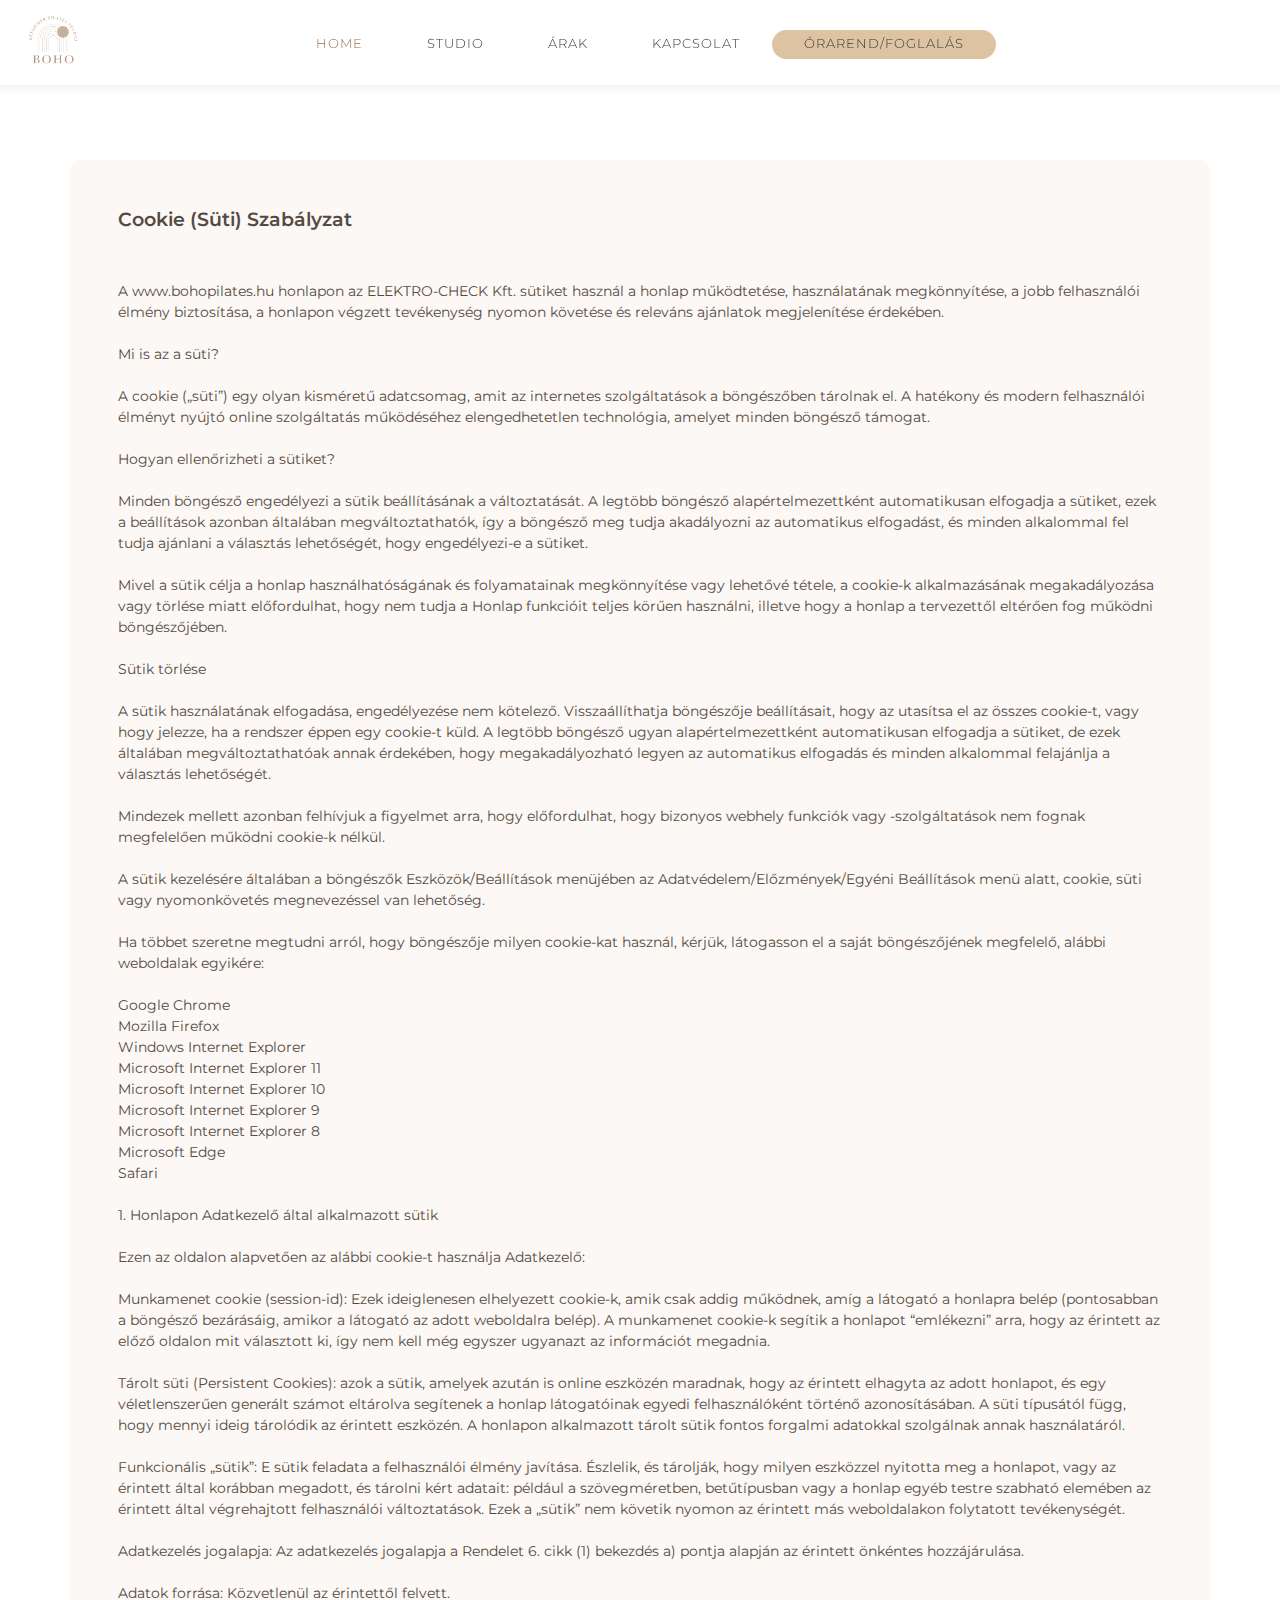
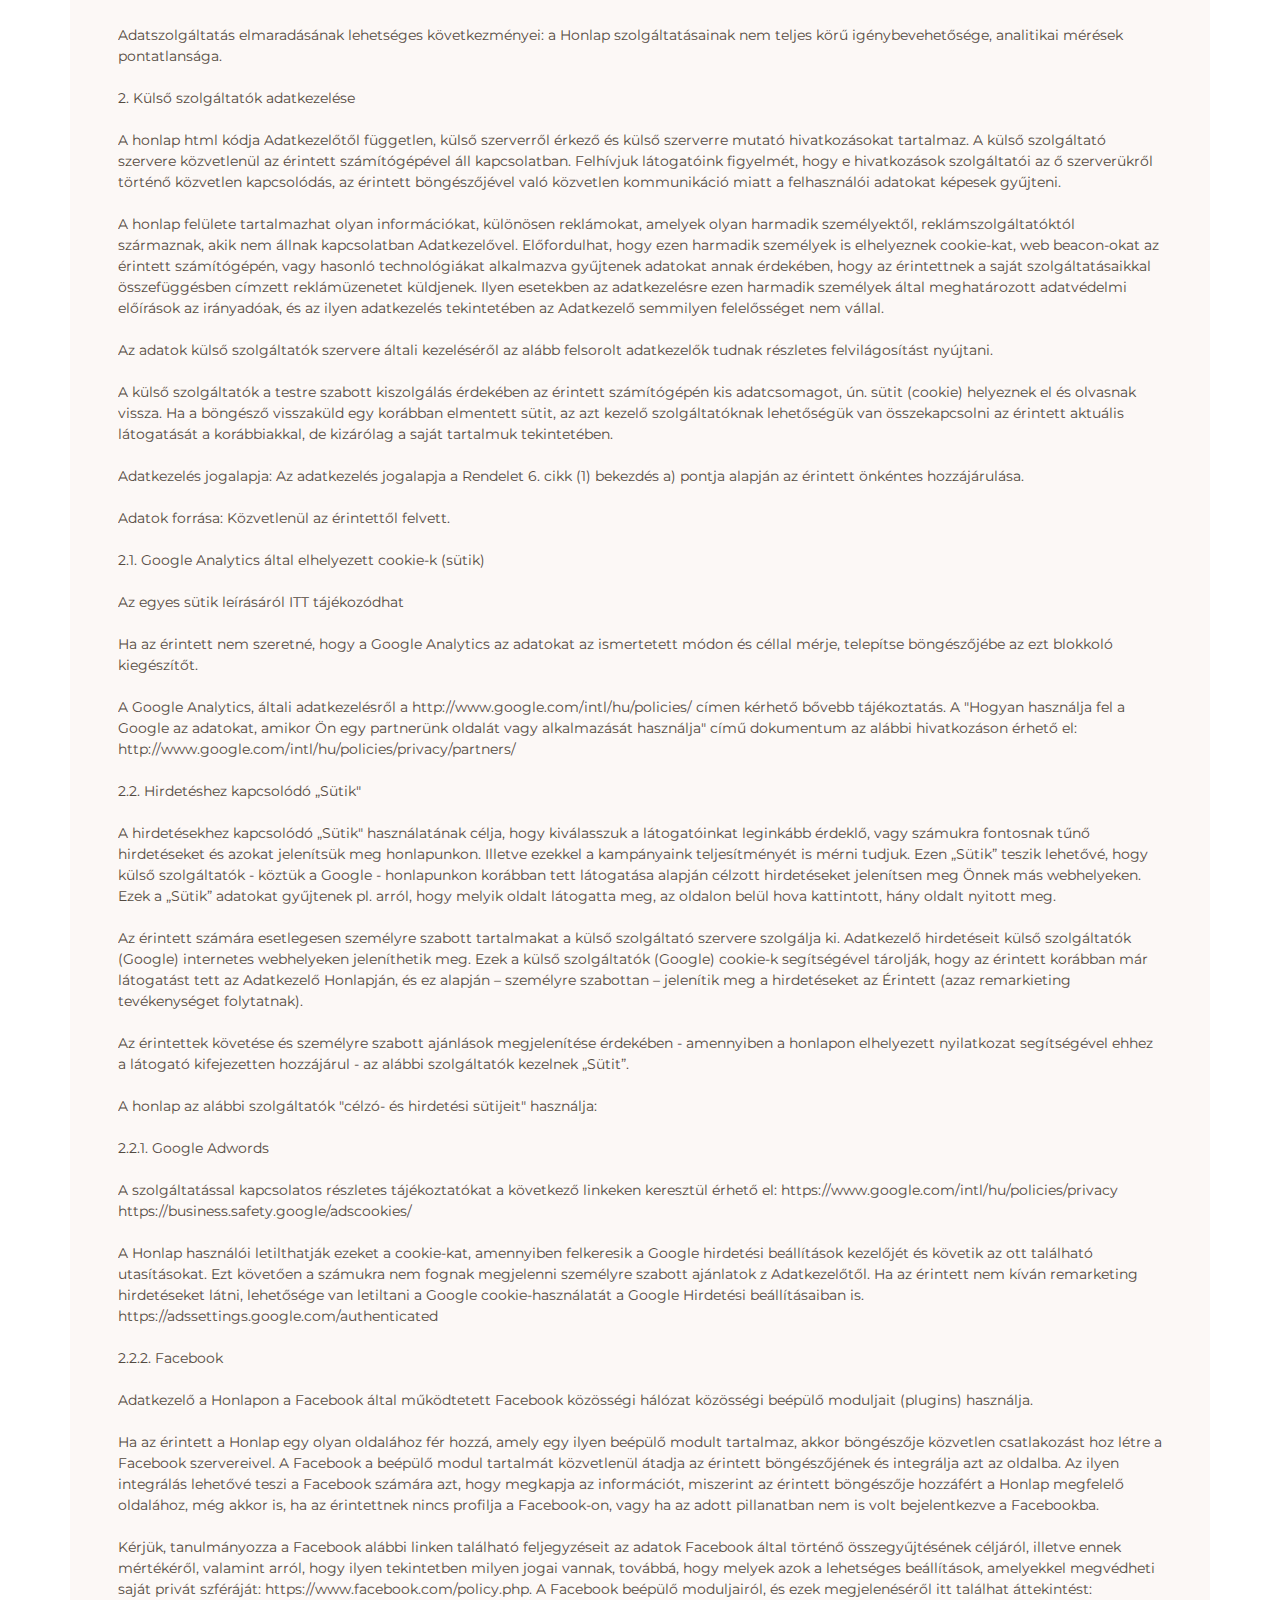
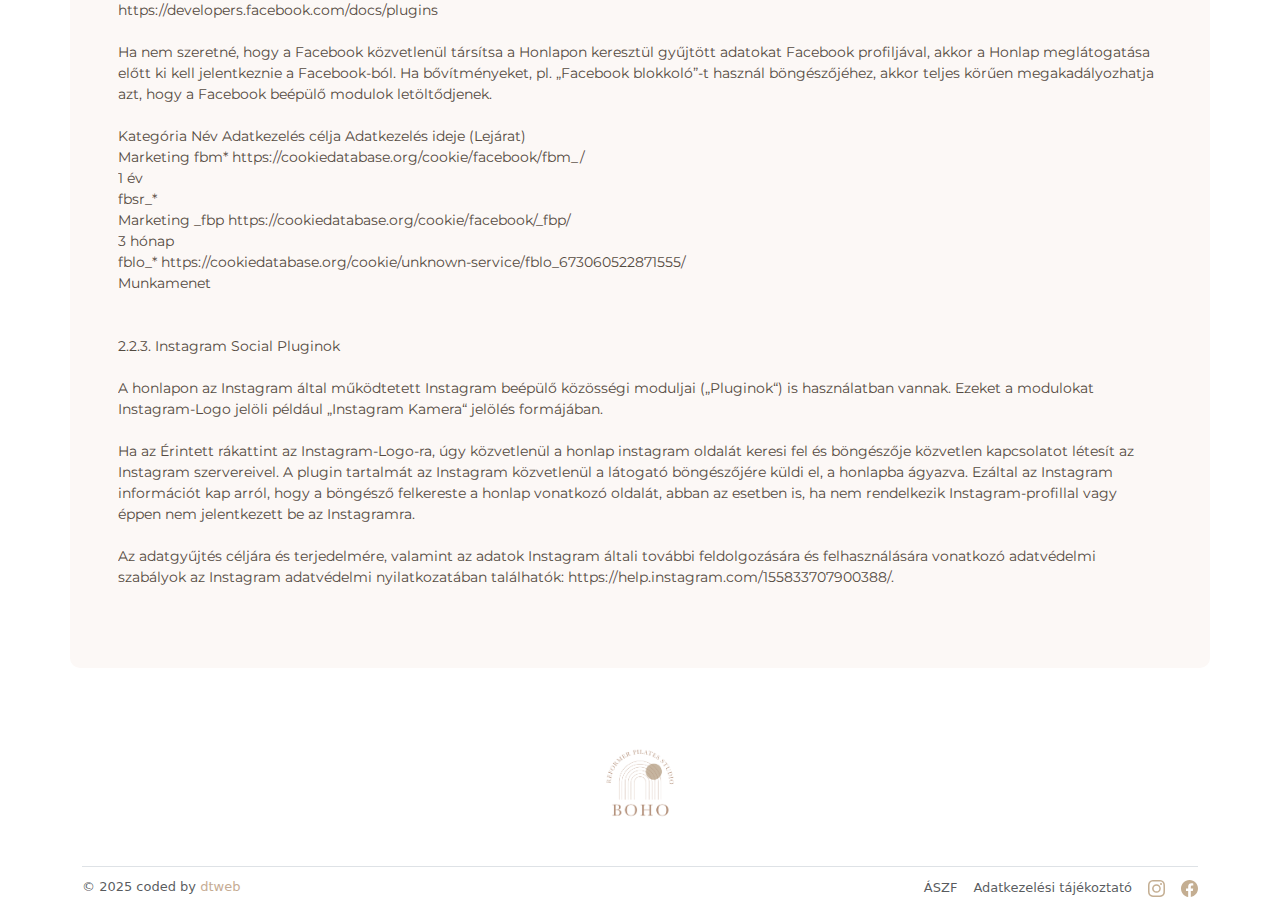
<file: cookie_szabalyzat.html>
<!DOCTYPE html>
<html lang="hu">

<head>
    <meta charset="UTF-8">
    <meta http-equiv="X-UA-Compatible" content="IE=edge">
    <meta name="viewport" content="width=device-width, initial-scale=1.0">
    <meta name="description" content="">
    <meta name="keywords" content="pilates">
    <title>BOHO Reformer Pilates Studio - Cookie Szabályzat</title>
    <link rel="stylesheet" href="bootstrap-5.3.3-dist/css/bootstrap.min.css">
    <link rel="stylesheet" href="style.css">
    <link rel="preconnect" href="https://fonts.googleapis.com">
    <link rel="preconnect" href="https://fonts.gstatic.com" crossorigin>
    <link
        href="https://fonts.googleapis.com/css2?family=Crimson+Text:ital,wght@0,400;0,600;0,700;1,400;1,600;1,700&family=EB+Garamond:ital,wght@0,400..800;1,400..800&display=swap"
        rel="stylesheet">
</head>

<body>
    <header class="main-header">
        <!--
        <div class="flags">
            <a href="index.html"><img class="flag" src="assets/hunflag.png" alt="hunflag"></a>
            <a href="index_eng.html"><img class="flag" src="assets/engflag.png" alt="engflag"></a>
        </div>
        -->
        <nav class="main-nav">
            <a href="http://bohopilates.hu"><img src="assets/boho_transparent_background_1.png" alt="bogo logo"
                    height="50"></a>
            <ul class="main-nav_items">
                <li class="main-nav_item"><a href="index.html" class="active">Home</a></li>
                <li class="main-nav_item"><a href="studio.html">Studio</a></li>
                <li class="main-nav_item"><a href="arak.html">Árak</a></li>
                <li class="main-nav_item"><a href="kapcsolat.html">Kapcsolat</a></li>
                <li class="main-nav_item" id="orarend"><a href="foglalas.html">Órarend/Foglalás</a></li>
            </ul>
        </nav>
        <button class="toggle-button">
            <span class="toggle-button-bar"></span>
            <span class="toggle-button-bar"></span>
            <span class="toggle-button-bar"></span>
        </button>
    </header>
    <div class="aszf container">
        <h2> Cookie (Süti) Szabályzat</h2>
        <pre><p>

A www.bohopilates.hu honlapon az ELEKTRO-CHECK Kft. sütiket használ a honlap működtetése, használatának megkönnyítése, a jobb felhasználói élmény biztosítása, a honlapon végzett tevékenység nyomon követése és releváns ajánlatok megjelenítése érdekében.

Mi is az a süti?

A cookie („süti”) egy olyan kisméretű adatcsomag, amit az internetes szolgáltatások a böngészőben tárolnak el. A hatékony és modern felhasználói élményt nyújtó online szolgáltatás működéséhez elengedhetetlen technológia, amelyet minden böngésző támogat.

Hogyan ellenőrizheti a sütiket?

Minden böngésző engedélyezi a sütik beállításának a változtatását. A legtöbb böngésző alapértelmezettként automatikusan elfogadja a sütiket, ezek a beállítások azonban általában megváltoztathatók, így a böngésző meg tudja akadályozni az automatikus elfogadást, és minden alkalommal fel tudja ajánlani a választás lehetőségét, hogy engedélyezi-e a sütiket.

Mivel a sütik célja a honlap használhatóságának és folyamatainak megkönnyítése vagy lehetővé tétele, a cookie-k alkalmazásának megakadályozása vagy törlése miatt előfordulhat, hogy nem tudja a Honlap funkcióit teljes körűen használni, illetve hogy a honlap a tervezettől eltérően fog működni böngészőjében.

Sütik törlése

A sütik használatának elfogadása, engedélyezése nem kötelező. Visszaállíthatja böngészője beállításait, hogy az utasítsa el az összes cookie-t, vagy hogy jelezze, ha a rendszer éppen egy cookie-t küld. A legtöbb böngésző ugyan alapértelmezettként automatikusan elfogadja a sütiket, de ezek általában megváltoztathatóak annak érdekében, hogy megakadályozható legyen az automatikus elfogadás és minden alkalommal felajánlja a választás lehetőségét.

Mindezek mellett azonban felhívjuk a figyelmet arra, hogy előfordulhat, hogy bizonyos webhely funkciók vagy -szolgáltatások nem fognak megfelelően működni cookie-k nélkül.

A sütik kezelésére általában a böngészők Eszközök/Beállítások menüjében az Adatvédelem/Előzmények/Egyéni Beállítások menü alatt, cookie, süti vagy nyomonkövetés megnevezéssel van lehetőség.

Ha többet szeretne megtudni arról, hogy böngészője milyen cookie-kat használ, kérjük, látogasson el a saját böngészőjének megfelelő, alábbi weboldalak egyikére:

	Google Chrome  
	Mozilla Firefox 
	Windows Internet Explorer 
	Microsoft Internet Explorer 11
	Microsoft Internet Explorer 10
	Microsoft Internet Explorer 9
	Microsoft Internet Explorer 8
	Microsoft Edge
	Safari

1.	Honlapon Adatkezelő által alkalmazott sütik

Ezen az oldalon alapvetően az alábbi cookie-t használja Adatkezelő:

Munkamenet cookie (session-id): Ezek ideiglenesen elhelyezett cookie-k, amik csak addig működnek, amíg a látogató a honlapra belép (pontosabban a böngésző bezárásáig, amikor a látogató az adott weboldalra belép). A munkamenet cookie-k segítik a honlapot “emlékezni” arra, hogy az érintett az előző oldalon mit választott ki, így nem kell még egyszer ugyanazt az információt megadnia.

Tárolt süti (Persistent Cookies): azok a sütik, amelyek azután is online eszközén maradnak, hogy az érintett elhagyta az adott honlapot, és egy véletlenszerűen generált számot eltárolva segítenek a honlap látogatóinak egyedi felhasználóként történő azonosításában. A süti típusától függ, hogy mennyi ideig tárolódik az érintett eszközén. A honlapon alkalmazott tárolt sütik fontos forgalmi adatokkal szolgálnak annak használatáról.

Funkcionális „sütik”: E sütik feladata a felhasználói élmény javítása. Észlelik, és tárolják, hogy milyen eszközzel nyitotta meg a honlapot, vagy az érintett által korábban megadott, és tárolni kért adatait: például a szövegméretben, betűtípusban vagy a honlap egyéb testre szabható elemében az érintett által végrehajtott felhasználói változtatások. Ezek a „sütik” nem követik nyomon az érintett más weboldalakon folytatott tevékenységét. 

Adatkezelés jogalapja: Az adatkezelés jogalapja a Rendelet 6. cikk (1) bekezdés a) pontja alapján az érintett önkéntes hozzájárulása.

Adatok forrása: Közvetlenül az érintettől felvett.

Adatszolgáltatás elmaradásának lehetséges következményei: a Honlap szolgáltatásainak nem teljes körű igénybevehetősége, analitikai mérések pontatlansága.

2.	Külső szolgáltatók adatkezelése

A honlap html kódja Adatkezelőtől független, külső szerverről érkező és külső szerverre mutató hivatkozásokat tartalmaz. A külső szolgáltató szervere közvetlenül az érintett számítógépével áll kapcsolatban. Felhívjuk látogatóink figyelmét, hogy e hivatkozások szolgáltatói az ő szerverükről történő közvetlen kapcsolódás, az érintett böngészőjével való közvetlen kommunikáció miatt a felhasználói adatokat képesek gyűjteni.

A honlap felülete tartalmazhat olyan információkat, különösen reklámokat, amelyek olyan harmadik személyektől, reklámszolgáltatóktól származnak, akik nem állnak kapcsolatban Adatkezelővel. Előfordulhat, hogy ezen harmadik személyek is elhelyeznek cookie-kat, web beacon-okat az érintett számítógépén, vagy hasonló technológiákat alkalmazva gyűjtenek adatokat annak érdekében, hogy az érintettnek a saját szolgáltatásaikkal összefüggésben címzett reklámüzenetet küldjenek. Ilyen esetekben az adatkezelésre ezen harmadik személyek által meghatározott adatvédelmi előírások az irányadóak, és az ilyen adatkezelés tekintetében az Adatkezelő semmilyen felelősséget nem vállal.

Az adatok külső szolgáltatók szervere általi kezeléséről az alább felsorolt adatkezelők tudnak részletes felvilágosítást nyújtani.

A külső szolgáltatók a testre szabott kiszolgálás érdekében az érintett számítógépén kis adatcsomagot, ún. sütit (cookie) helyeznek el és olvasnak vissza. Ha a böngésző visszaküld egy korábban elmentett sütit, az azt kezelő szolgáltatóknak lehetőségük van összekapcsolni az érintett aktuális látogatását a korábbiakkal, de kizárólag a saját tartalmuk tekintetében.

Adatkezelés jogalapja: Az adatkezelés jogalapja a Rendelet 6. cikk (1) bekezdés a) pontja alapján az érintett önkéntes hozzájárulása.

Adatok forrása: Közvetlenül az érintettől felvett.

2.1.	Google Analytics által elhelyezett cookie-k (sütik)

Az egyes sütik leírásáról ITT tájékozódhat 

Ha az érintett nem szeretné, hogy a Google Analytics az adatokat az ismertetett módon és céllal mérje, telepítse böngészőjébe az ezt blokkoló kiegészítőt.

A Google Analytics, általi adatkezelésről a http://www.google.com/intl/hu/policies/ címen kérhető bővebb tájékoztatás. A "Hogyan használja fel a Google az adatokat, amikor Ön egy partnerünk oldalát vagy alkalmazását használja" című dokumentum az alábbi hivatkozáson érhető el: http://www.google.com/intl/hu/policies/privacy/partners/ 

2.2.	Hirdetéshez kapcsolódó „Sütik" 

A hirdetésekhez kapcsolódó „Sütik" használatának célja, hogy kiválasszuk a látogatóinkat leginkább érdeklő, vagy számukra fontosnak tűnő hirdetéseket és azokat jelenítsük meg honlapunkon. Illetve ezekkel a kampányaink teljesítményét is mérni tudjuk. Ezen „Sütik” teszik lehetővé, hogy külső szolgáltatók - köztük a Google - honlapunkon korábban tett látogatása alapján célzott hirdetéseket jelenítsen meg Önnek más webhelyeken. Ezek a „Sütik” adatokat gyűjtenek pl. arról, hogy melyik oldalt látogatta meg, az oldalon belül hova kattintott, hány oldalt nyitott meg. 

Az érintett számára esetlegesen személyre szabott tartalmakat a külső szolgáltató szervere szolgálja ki. Adatkezelő hirdetéseit külső szolgáltatók (Google) internetes webhelyeken jeleníthetik meg. Ezek a külső szolgáltatók (Google) cookie-k segítségével tárolják, hogy az érintett korábban már látogatást tett az Adatkezelő Honlapján, és ez alapján – személyre szabottan – jelenítik meg a hirdetéseket az Érintett (azaz remarkieting tevékenységet folytatnak).

Az érintettek követése és személyre szabott ajánlások megjelenítése érdekében - amennyiben a honlapon elhelyezett nyilatkozat segítségével ehhez a látogató kifejezetten hozzájárul - az alábbi szolgáltatók kezelnek „Sütit”.

A honlap az alábbi szolgáltatók "célzó- és hirdetési sütijeit" használja: 

2.2.1.	Google Adwords 

A szolgáltatással kapcsolatos részletes tájékoztatókat a következő linkeken keresztül érhető el: https://www.google.com/intl/hu/policies/privacy 
https://business.safety.google/adscookies/ 

A Honlap használói letilthatják ezeket a cookie-kat, amennyiben felkeresik a Google hirdetési beállítások kezelőjét és követik az ott található utasításokat. Ezt követően a számukra nem fognak megjelenni személyre szabott ajánlatok z Adatkezelőtől. Ha az érintett nem kíván remarketing hirdetéseket látni, lehetősége van letiltani a Google cookie-használatát a Google Hirdetési beállításaiban is. https://adssettings.google.com/authenticated 

2.2.2.	Facebook 

Adatkezelő a Honlapon a Facebook által működtetett Facebook közösségi hálózat közösségi beépülő moduljait (plugins) használja. 

Ha az érintett a Honlap egy olyan oldalához fér hozzá, amely egy ilyen beépülő modult tartalmaz, akkor böngészője közvetlen csatlakozást hoz létre a Facebook szervereivel. A Facebook a beépülő modul tartalmát közvetlenül átadja az érintett böngészőjének és integrálja azt az oldalba. Az ilyen integrálás lehetővé teszi a Facebook számára azt, hogy megkapja az információt, miszerint az érintett böngészője hozzáfért a Honlap megfelelő oldalához, még akkor is, ha az érintettnek nincs profilja a Facebook-on, vagy ha az adott pillanatban nem is volt bejelentkezve a Facebookba. 

Kérjük, tanulmányozza a Facebook alábbi linken található feljegyzéseit az adatok Facebook által történő összegyűjtésének céljáról, illetve ennek mértékéről, valamint arról, hogy ilyen tekintetben milyen jogai vannak, továbbá, hogy melyek azok a lehetséges beállítások, amelyekkel megvédheti saját privát szféráját: https://www.facebook.com/policy.php. A Facebook beépülő moduljairól, és ezek megjelenéséről itt találhat áttekintést: https://developers.facebook.com/docs/plugins

Ha nem szeretné, hogy a Facebook közvetlenül társítsa a Honlapon keresztül gyűjtött adatokat Facebook profiljával, akkor a Honlap meglátogatása előtt ki kell jelentkeznie a Facebook-ból. Ha bővítményeket, pl. „Facebook blokkoló”-t használ böngészőjéhez, akkor teljes körűen megakadályozhatja azt, hogy a Facebook beépülő modulok letöltődjenek. 

Kategória	Név	Adatkezelés célja	Adatkezelés ideje (Lejárat)
Marketing	fbm*	https://cookiedatabase.org/cookie/facebook/fbm_/
1 év
	fbsr_*		
Marketing	_fbp	https://cookiedatabase.org/cookie/facebook/_fbp/
3 hónap
	fblo_*	https://cookiedatabase.org/cookie/unknown-service/fblo_673060522871555/
Munkamenet


2.2.3.	Instagram Social Pluginok

A honlapon az Instagram által működtetett Instagram beépülő közösségi moduljai („Pluginok“) is használatban vannak. Ezeket a modulokat Instagram-Logo jelöli például „Instagram Kamera“ jelölés formájában. 

Ha az Érintett rákattint az Instagram-Logo-ra, úgy közvetlenül a honlap instagram oldalát keresi fel és böngészője közvetlen kapcsolatot létesít az Instagram szervereivel. A plugin tartalmát az Instagram közvetlenül a látogató böngészőjére küldi el, a honlapba ágyazva. Ezáltal az Instagram információt kap arról, hogy a böngésző felkereste a honlap vonatkozó oldalát, abban az esetben is, ha nem rendelkezik Instagram-profillal vagy éppen nem jelentkezett be az Instagramra. 

Az adatgyűjtés céljára és terjedelmére, valamint az adatok Instagram általi további feldolgozására és felhasználására vonatkozó adatvédelmi szabályok az Instagram adatvédelmi nyilatkozatában találhatók: https://help.instagram.com/155833707900388/.
        </p></pre>
    </div>
    <div class="poem">
        <img src="assets/boho_transparent_background_1.png" alt="boho logo" height="70">
    </div>
    <nav class="mobile-nav">
        <ul class="mobile-nav-items">
            <li class="mobile-nav-item">
                <a href="index.html">Home</a>
            </li>
            <li class="mobile-nav-item">
                <a href="studio.html">Studio</a>
            </li>
            <li class="mobile-nav-item">
                <a href="arak.html">Árak</a>
            </li>
            <li class="mobile-nav-item">
                <a href="kapcsolat.html">Kapcsolat</a>
            </li>
            <li class="mobile-nav-item">
                <a href="foglalas.html">Órarend/Foglalás</a>
            </li>
        </ul>
    </nav>

    <div class="container">
        <footer class="d-flex flex-wrap justify-content-between align-items-center py-2 my-5 border-top">
            <div class="col-md-4 mb-1 d-flex align-items-center">
                <span class="mb-0 mb-md-0 text-body-secondary">© 2025 coded by <a
                        href="http://dtweb.hu">dtweb</a></span>
            </div>
            <ul class="nav col-md-4 justify-content-end list-unstyled d-flex ">
                <li class="ms-3 mb-1"><a class="text-body-secondary" href="aszf.html">ÁSZF
                        <path
                            d="M16 8.049c0-4.446-3.582-8.05-8-8.05C3.58 0-.002 3.603-.002 8.05c0 4.017 2.926 7.347 6.75 7.951v-5.625h-2.03V8.05H6.75V6.275c0-2.017 1.195-3.131 3.022-3.131.876 0 1.791.157 1.791.157v1.98h-1.009c-.993 0-1.303.621-1.303 1.258v1.51h2.218l-.354 2.326H9.25V16c3.824-.604 6.75-3.934 6.75-7.951" />
                    </a></li>
                <li class="ms-3 mb-1"><a class="text-body-secondary" href="adatvedelmi_tajekoztato.html">Adatkezelési
                        tájékoztató
                        <path
                            d="M16 8.049c0-4.446-3.582-8.05-8-8.05C3.58 0-.002 3.603-.002 8.05c0 4.017 2.926 7.347 6.75 7.951v-5.625h-2.03V8.05H6.75V6.275c0-2.017 1.195-3.131 3.022-3.131.876 0 1.791.157 1.791.157v1.98h-1.009c-.993 0-1.303.621-1.303 1.258v1.51h2.218l-.354 2.326H9.25V16c3.824-.604 6.75-3.934 6.75-7.951" />
                    </a></li>
                <li class="ms-3 mb-1"><a class="text-body-secondary" href="#"><svg xmlns="http://www.w3.org/2000/svg"
                            height="17" fill="currentColor" class="bi bi-instagram" viewBox="0 0 16 16">
                            <path
                                d="M8 0C5.829 0 5.556.01 4.703.048 3.85.088 3.269.222 2.76.42a3.9 3.9 0 0 0-1.417.923A3.9 3.9 0 0 0 .42 2.76C.222 3.268.087 3.85.048 4.7.01 5.555 0 5.827 0 8.001c0 2.172.01 2.444.048 3.297.04.852.174 1.433.372 1.942.205.526.478.972.923 1.417.444.445.89.719 1.416.923.51.198 1.09.333 1.942.372C5.555 15.99 5.827 16 8 16s2.444-.01 3.298-.048c.851-.04 1.434-.174 1.943-.372a3.9 3.9 0 0 0 1.416-.923c.445-.445.718-.891.923-1.417.197-.509.332-1.09.372-1.942C15.99 10.445 16 10.173 16 8s-.01-2.445-.048-3.299c-.04-.851-.175-1.433-.372-1.941a3.9 3.9 0 0 0-.923-1.417A3.9 3.9 0 0 0 13.24.42c-.51-.198-1.092-.333-1.943-.372C10.443.01 10.172 0 7.998 0zm-.717 1.442h.718c2.136 0 2.389.007 3.232.046.78.035 1.204.166 1.486.275.373.145.64.319.92.599s.453.546.598.92c.11.281.24.705.275 1.485.039.843.047 1.096.047 3.231s-.008 2.389-.047 3.232c-.035.78-.166 1.203-.275 1.485a2.5 2.5 0 0 1-.599.919c-.28.28-.546.453-.92.598-.28.11-.704.24-1.485.276-.843.038-1.096.047-3.232.047s-2.39-.009-3.233-.047c-.78-.036-1.203-.166-1.485-.276a2.5 2.5 0 0 1-.92-.598 2.5 2.5 0 0 1-.6-.92c-.109-.281-.24-.705-.275-1.485-.038-.843-.046-1.096-.046-3.233s.008-2.388.046-3.231c.036-.78.166-1.204.276-1.486.145-.373.319-.64.599-.92s.546-.453.92-.598c.282-.11.705-.24 1.485-.276.738-.034 1.024-.044 2.515-.045zm4.988 1.328a.96.96 0 1 0 0 1.92.96.96 0 0 0 0-1.92m-4.27 1.122a4.109 4.109 0 1 0 0 8.217 4.109 4.109 0 0 0 0-8.217m0 1.441a2.667 2.667 0 1 1 0 5.334 2.667 2.667 0 0 1 0-5.334" />
                        </svg></li>
                <li class="ms-3 mb-1"><a class="text-body-secondary" href="#"><svg xmlns="http://www.w3.org/2000/svg"
                            height="17" fill="currentColor" class="bi bi-facebook" viewBox="0 0 16 16">
                            <path
                                d="M16 8.049c0-4.446-3.582-8.05-8-8.05C3.58 0-.002 3.603-.002 8.05c0 4.017 2.926 7.347 6.75 7.951v-5.625h-2.03V8.05H6.75V6.275c0-2.017 1.195-3.131 3.022-3.131.876 0 1.791.157 1.791.157v1.98h-1.009c-.993 0-1.303.621-1.303 1.258v1.51h2.218l-.354 2.326H9.25V16c3.824-.604 6.75-3.934 6.75-7.951" />
                        </svg></a></li>
            </ul>
        </footer>
    </div>
    <script src="Javascript/hamburger.js"></script>
    <script src="bootstrap-5.3.3-dist/js/bootstrap.min.js"></script>
</body>

</html>
</file>
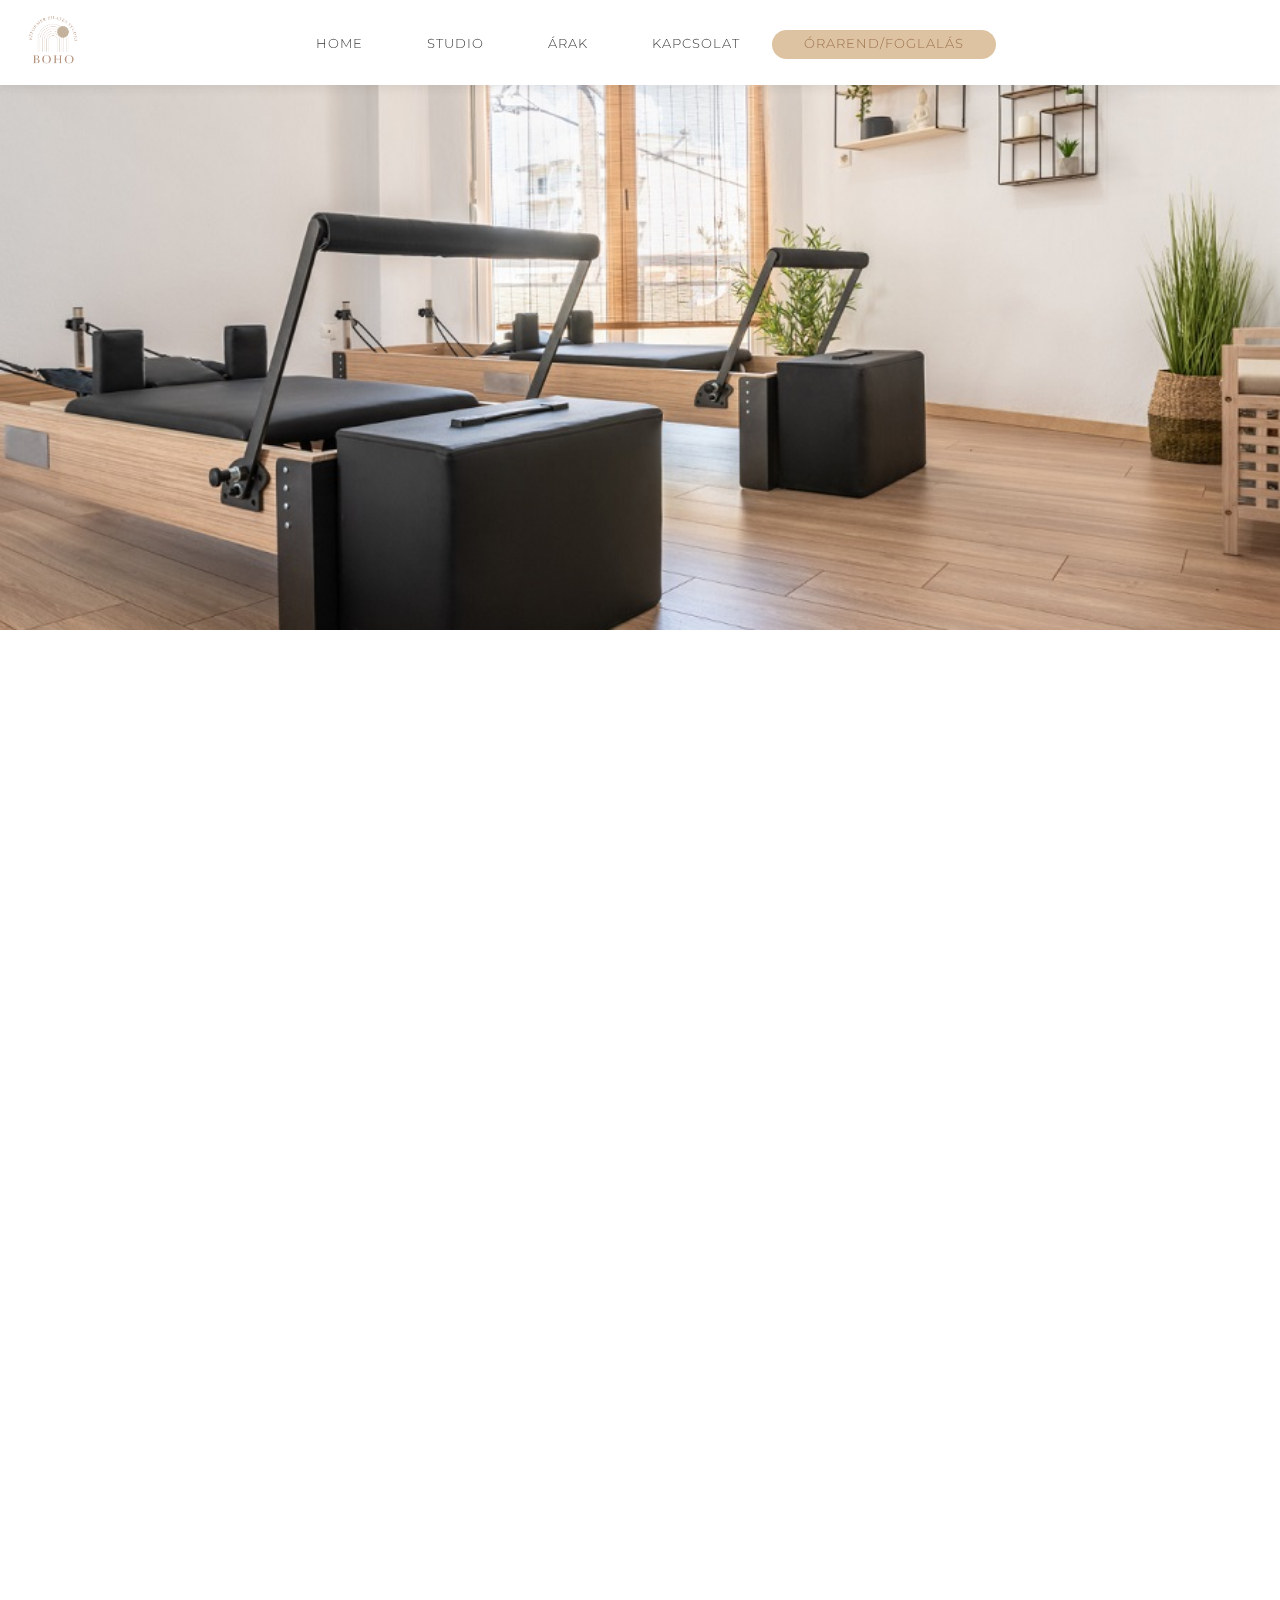
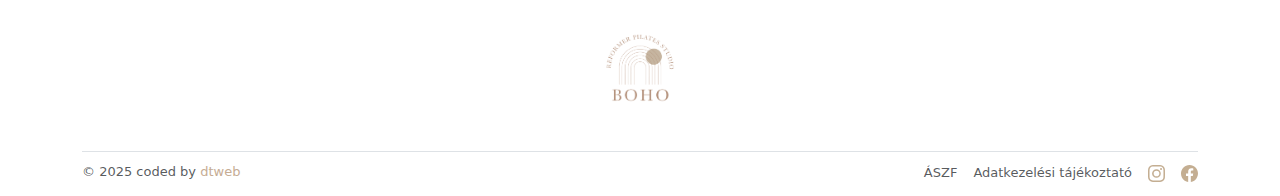
<file: foglalas.html>
<!DOCTYPE html>
<html lang="hu">

<head>
    <meta charset="UTF-8">
    <meta http-equiv="X-UA-Compatible" content="IE=edge">
    <meta name="viewport" content="width=device-width, initial-scale=1.0">
    <meta name="description" content="">
    <meta name="keywords" content="">
    <title>Boho Reformer Pilates - Foglalás</title>
    <link rel="stylesheet" href="bootstrap-5.3.3-dist/css/bootstrap.min.css">
    <link rel="stylesheet" href="style.css">
    <link rel="preconnect" href="https://fonts.googleapis.com">
    <link rel="preconnect" href="https://fonts.gstatic.com" crossorigin>
    <link
        href="https://fonts.googleapis.com/css2?family=Crimson+Text:ital,wght@0,400;0,600;0,700;1,400;1,600;1,700&family=EB+Garamond:ital,wght@0,400..800;1,400..800&display=swap"
        rel="stylesheet">
</head>

<body>
    <header class="main-header">
        <!--
    <div class="flags">
        <a href="index.html"><img class="flag" src="assets/hunflag.png" alt="hunflag"></a>
        <a href="index_eng.html"><img class="flag" src="assets/engflag.png" alt="engflag"></a>
    </div>
    -->
        <nav class="main-nav">
            <a href="http://bohopilates.hu"><img src="assets/boho_transparent_background_1.png" alt="bogo logo" height="50"></a>
            <ul class="main-nav_items">
                <li class="main-nav_item"><a href="index.html">Home</a></li>
                <li class="main-nav_item"><a href="studio.html">Studio</a></li>
                <li class="main-nav_item"><a href="arak.html">Árak</a></li>
                <li class="main-nav_item"><a href="kapcsolat.html">Kapcsolat</a></li>
                <li class="main-nav_item" id="orarend"><a href="foglalas.html" class="active">Órarend/Foglalás</a></li>
            </ul>
        </nav>
        <button class="toggle-button">
            <span class="toggle-button-bar"></span>
            <span class="toggle-button-bar"></span>
            <span class="toggle-button-bar"></span>
        </button>
    </header>

    <div class="background_arak"></div>
    <nav class="mobile-nav">
        <ul class="mobile-nav-items">
            <li class="mobile-nav-item">
                <a href="index.html">Home</a>
            </li>
            <li class="mobile-nav-item">
                <a href="studio.html">Studio</a>
            </li>
            <li class="mobile-nav-item">
                <a href="arak.html">Árak</a>
            </li>
            <li class="mobile-nav-item">
                <a href="kapcsolat.html">Kapcsolat</a>
            </li>
            <li class="mobile-nav-item">
                <a href="foglalas.html">Órarend/Foglalás</a>
            </li>
        </ul>
    </nav>
    <article>
            <div class="bejelentkezes_naptar">
                <embed src="https://www.motibro.com/visitors/reservation_widget?operator=bohopilates" type="" title="orarend" class="naptar">
            </div>
    </article>

    <div class="poem">
        <img src="assets/boho_transparent_background_1.png" alt="boho logo" height="70">
    </div>

    <div class="container">
        <footer class="d-flex flex-wrap justify-content-between align-items-center py-2 my-5 border-top">
            <div class="col-md-4 mb-1 d-flex align-items-center">
                <span class="mb-0 mb-md-0 text-body-secondary">© 2025 coded by <a
                        href="http://dtweb.hu">dtweb</a></span>
            </div>
            <ul class="nav col-md-4 justify-content-end list-unstyled d-flex ">
                <li class="ms-3 mb-1"><a class="text-body-secondary" href="aszf.html">ÁSZF
                        <path
                            d="M16 8.049c0-4.446-3.582-8.05-8-8.05C3.58 0-.002 3.603-.002 8.05c0 4.017 2.926 7.347 6.75 7.951v-5.625h-2.03V8.05H6.75V6.275c0-2.017 1.195-3.131 3.022-3.131.876 0 1.791.157 1.791.157v1.98h-1.009c-.993 0-1.303.621-1.303 1.258v1.51h2.218l-.354 2.326H9.25V16c3.824-.604 6.75-3.934 6.75-7.951" />
                    </a></li>
                <li class="ms-3 mb-1"><a class="text-body-secondary" href="adatvedelmi_tajekoztato.html">Adatkezelési tájékoztató
                        <path
                            d="M16 8.049c0-4.446-3.582-8.05-8-8.05C3.58 0-.002 3.603-.002 8.05c0 4.017 2.926 7.347 6.75 7.951v-5.625h-2.03V8.05H6.75V6.275c0-2.017 1.195-3.131 3.022-3.131.876 0 1.791.157 1.791.157v1.98h-1.009c-.993 0-1.303.621-1.303 1.258v1.51h2.218l-.354 2.326H9.25V16c3.824-.604 6.75-3.934 6.75-7.951" />
                    </a></li>
                <li class="ms-3 mb-1"><a class="text-body-secondary" href="#"><svg xmlns="http://www.w3.org/2000/svg"
                            height="17" fill="currentColor" class="bi bi-instagram" viewBox="0 0 16 16">
                            <path
                                d="M8 0C5.829 0 5.556.01 4.703.048 3.85.088 3.269.222 2.76.42a3.9 3.9 0 0 0-1.417.923A3.9 3.9 0 0 0 .42 2.76C.222 3.268.087 3.85.048 4.7.01 5.555 0 5.827 0 8.001c0 2.172.01 2.444.048 3.297.04.852.174 1.433.372 1.942.205.526.478.972.923 1.417.444.445.89.719 1.416.923.51.198 1.09.333 1.942.372C5.555 15.99 5.827 16 8 16s2.444-.01 3.298-.048c.851-.04 1.434-.174 1.943-.372a3.9 3.9 0 0 0 1.416-.923c.445-.445.718-.891.923-1.417.197-.509.332-1.09.372-1.942C15.99 10.445 16 10.173 16 8s-.01-2.445-.048-3.299c-.04-.851-.175-1.433-.372-1.941a3.9 3.9 0 0 0-.923-1.417A3.9 3.9 0 0 0 13.24.42c-.51-.198-1.092-.333-1.943-.372C10.443.01 10.172 0 7.998 0zm-.717 1.442h.718c2.136 0 2.389.007 3.232.046.78.035 1.204.166 1.486.275.373.145.64.319.92.599s.453.546.598.92c.11.281.24.705.275 1.485.039.843.047 1.096.047 3.231s-.008 2.389-.047 3.232c-.035.78-.166 1.203-.275 1.485a2.5 2.5 0 0 1-.599.919c-.28.28-.546.453-.92.598-.28.11-.704.24-1.485.276-.843.038-1.096.047-3.232.047s-2.39-.009-3.233-.047c-.78-.036-1.203-.166-1.485-.276a2.5 2.5 0 0 1-.92-.598 2.5 2.5 0 0 1-.6-.92c-.109-.281-.24-.705-.275-1.485-.038-.843-.046-1.096-.046-3.233s.008-2.388.046-3.231c.036-.78.166-1.204.276-1.486.145-.373.319-.64.599-.92s.546-.453.92-.598c.282-.11.705-.24 1.485-.276.738-.034 1.024-.044 2.515-.045zm4.988 1.328a.96.96 0 1 0 0 1.92.96.96 0 0 0 0-1.92m-4.27 1.122a4.109 4.109 0 1 0 0 8.217 4.109 4.109 0 0 0 0-8.217m0 1.441a2.667 2.667 0 1 1 0 5.334 2.667 2.667 0 0 1 0-5.334" />
                        </svg></li>
                <li class="ms-3 mb-1"><a class="text-body-secondary" href="#"><svg xmlns="http://www.w3.org/2000/svg"
                            height="17" fill="currentColor" class="bi bi-facebook" viewBox="0 0 16 16">
                            <path
                                d="M16 8.049c0-4.446-3.582-8.05-8-8.05C3.58 0-.002 3.603-.002 8.05c0 4.017 2.926 7.347 6.75 7.951v-5.625h-2.03V8.05H6.75V6.275c0-2.017 1.195-3.131 3.022-3.131.876 0 1.791.157 1.791.157v1.98h-1.009c-.993 0-1.303.621-1.303 1.258v1.51h2.218l-.354 2.326H9.25V16c3.824-.604 6.75-3.934 6.75-7.951" />
                        </svg></a></li>
            </ul>
        </footer>
    </div>
    <script src="Javascript/hamburger.js"></script>
    <script src="bootstrap-5.3.3-dist/js/bootstrap.min.js"></script>
</body>

</html>
</file>
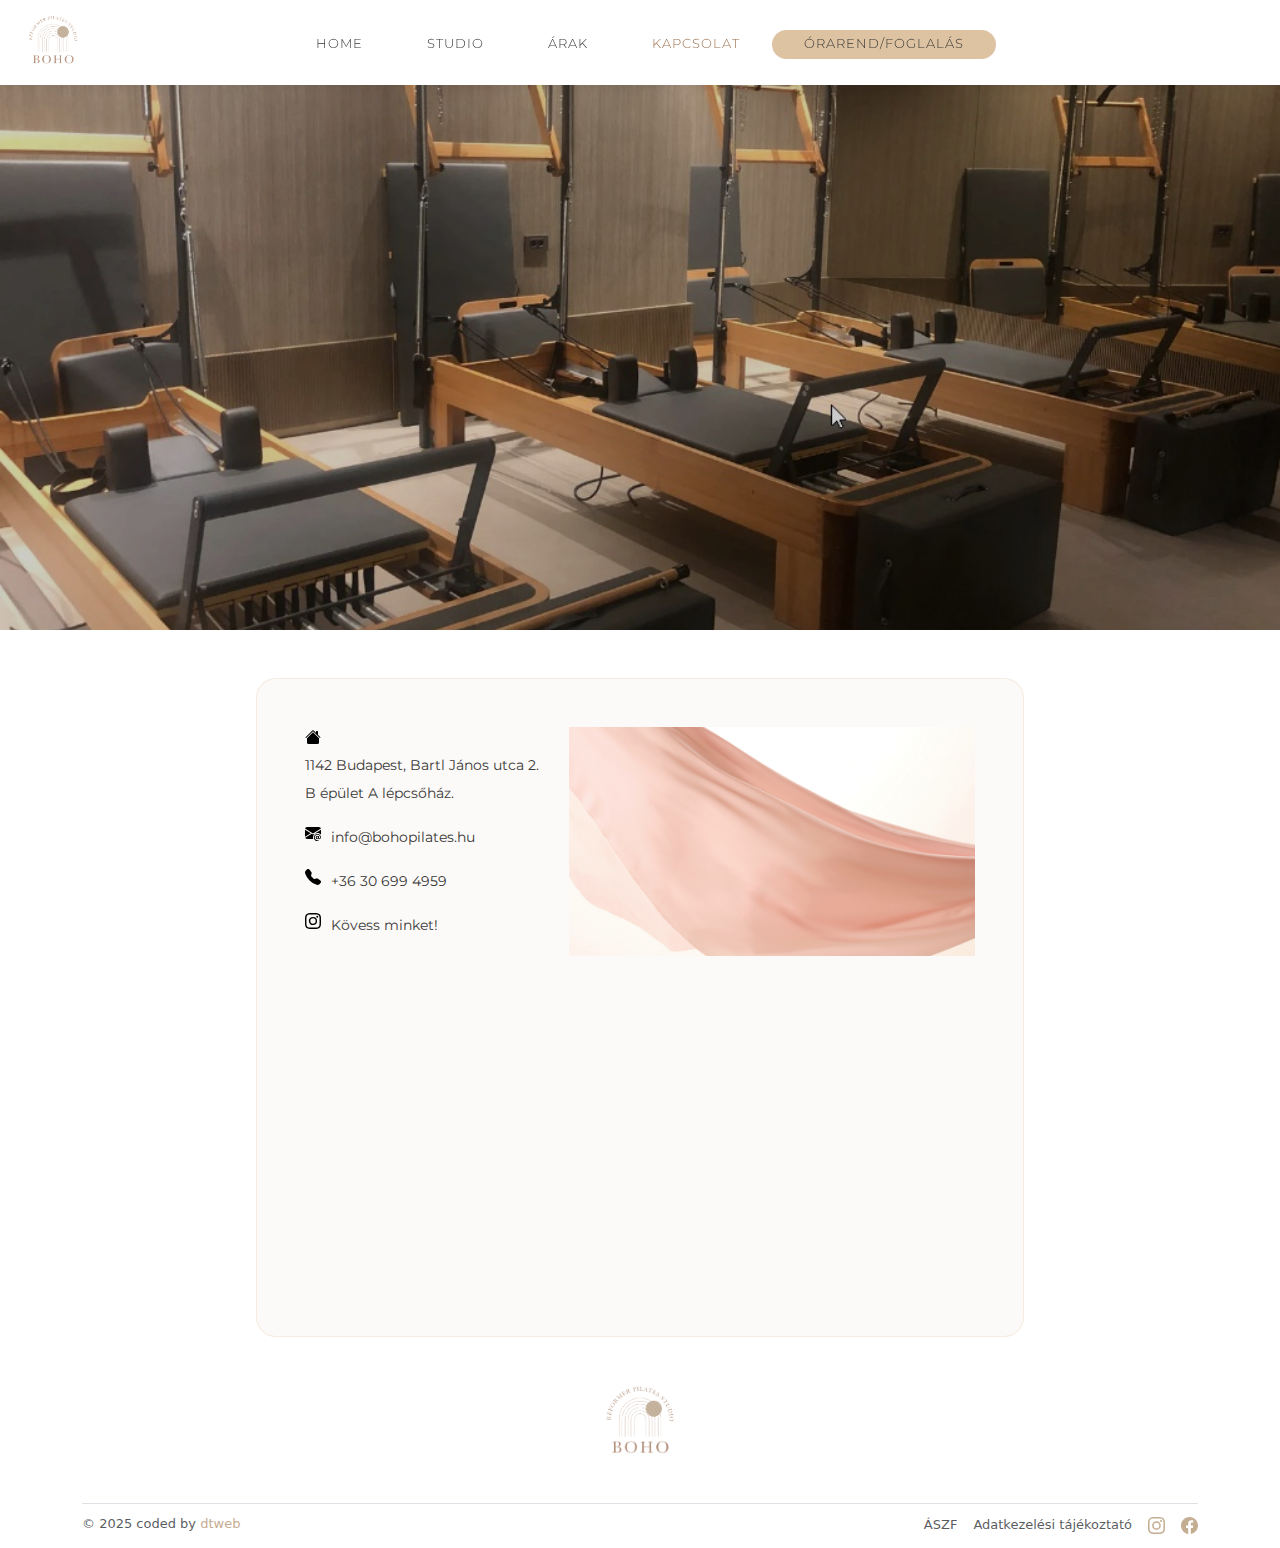
<file: kapcsolat.html>
<!DOCTYPE html>
<html lang="hu">

<head>
    <meta charset="UTF-8">
    <meta http-equiv="X-UA-Compatible" content="IE=edge">
    <meta name="viewport" content="width=device-width, initial-scale=1.0">
    <meta name="description" content="">
    <meta name="keywords" content="">
    <title>Boho Reformer Pilates - Studio</title>
    <link rel="stylesheet" href="bootstrap-5.3.3-dist/css/bootstrap.min.css">
    <link rel="stylesheet" href="style.css">
    <link rel="preconnect" href="https://fonts.googleapis.com">
    <link rel="preconnect" href="https://fonts.gstatic.com" crossorigin>
    <link
        href="https://fonts.googleapis.com/css2?family=Crimson+Text:ital,wght@0,400;0,600;0,700;1,400;1,600;1,700&family=EB+Garamond:ital,wght@0,400..800;1,400..800&display=swap"
        rel="stylesheet">
</head>

<body>
    <header class="main-header">
        <!--
    <div class="flags">
        <a href="index.html"><img class="flag" src="assets/hunflag.png" alt="hunflag"></a>
        <a href="index_eng.html"><img class="flag" src="assets/engflag.png" alt="engflag"></a>
    </div>
    -->
        <nav class="main-nav">
            <a href="http://bohopilates.hu"><img src="assets/boho_transparent_background_1.png" alt="bogo logo" height="50"></a>
            <ul class="main-nav_items">
                <li class="main-nav_item"><a href="index.html">Home</a></li>
                <li class="main-nav_item"><a href="studio.html">Studio</a></li>
                <li class="main-nav_item"><a href="arak.html">Árak</a></li>
                <li class="main-nav_item"><a href="kapcsolat.html" class="active">Kapcsolat</a></li>
                <li class="main-nav_item" id="orarend"><a href="foglalas.html">Órarend/Foglalás</a></li>
            </ul>
        </nav>
        <button class="toggle-button">
            <span class="toggle-button-bar"></span>
            <span class="toggle-button-bar"></span>
            <span class="toggle-button-bar"></span>
        </button>
    </header>

    <div class="background_rolunk"></div>
    <nav class="mobile-nav">
        <ul class="mobile-nav-items">
            <li class="mobile-nav-item">
                <a href="index.html">Home</a>
            </li>
            <li class="mobile-nav-item">
                <a href="studio.html">Studio</a>
            </li>
            <li class="mobile-nav-item">
                <a href="arak.html">Árak</a>
            </li>
            <li class="mobile-nav-item">
                <a href="kapcsolat.html">Kapcsolat</a>
            </li>
            <li class="mobile-nav-item">
                <a href="foglalas.html">Órarend/Foglalás</a>
            </li>
        </ul>
    </nav>
    <article>
        <div class="rolunk">
            <div class="kapcsolat_container">
                <div class="kapcsolat_info">
                    <img src="assets/house-fill.svg" alt=""><p>1142 Budapest, Bartl János utca 2. <br> B épület A lépcsőház.</p> <br>
                    <img src="assets/envelope-at-fill.svg" alt=""><p><a href="mailto:info@bohopilates.hu">info@bohopilates.hu</a></p><br>
                    <img src="assets/telephone-fill.svg" alt=""><p><a href="telto:+36 30 699 4959">+36 30 699 4959</a></p><br>
                    <img src="assets/instagram.svg" alt=""><p>Kövess minket!</p>
                </div>
                <div class="kapcsolat_kep">
                    <img src="assets/background2.jpg" alt="">
                </div>
            </div>
            <iframe src="https://www.google.com/maps/embed?pb=!1m18!1m12!1m3!1d5388.550767635242!2d19.121778255266186!3d47.52350139371277!2m3!1f0!2f0!3f0!3m2!1i1024!2i768!4f13.1!3m3!1m2!1s0x4741db6a65ac84cb%3A0x49a67ba396f4928c!2sBudapest%2C%20Bartl%20J%C3%A1nos%20u.%202%2C%201142!5e0!3m2!1shu!2shu!4v1729077547151!5m2!1shu!2shu"  style="border:0;" allowfullscreen="" loading="lazy" referrerpolicy="no-referrer-when-downgrade"></iframe>
        </div>
    </article>
    <div class="poem">
        <img src="assets/boho_transparent_background_1.png" alt="boho logo" height="70">
    </div>

    <div class="container">
        <footer class="d-flex flex-wrap justify-content-between align-items-center py-2 my-5 border-top">
            <div class="col-md-4 mb-1 d-flex align-items-center">
                <span class="mb-0 mb-md-0 text-body-secondary">© 2025 coded by <a
                        href="http://dtweb.hu">dtweb</a></span>
            </div>
            <ul class="nav col-md-4 justify-content-end list-unstyled d-flex ">
                <li class="ms-3"><a class="text-body-secondary" href="aszf.html">ÁSZF
                        <path
                            d="M16 8.049c0-4.446-3.582-8.05-8-8.05C3.58 0-.002 3.603-.002 8.05c0 4.017 2.926 7.347 6.75 7.951v-5.625h-2.03V8.05H6.75V6.275c0-2.017 1.195-3.131 3.022-3.131.876 0 1.791.157 1.791.157v1.98h-1.009c-.993 0-1.303.621-1.303 1.258v1.51h2.218l-.354 2.326H9.25V16c3.824-.604 6.75-3.934 6.75-7.951" />
                    </a></li>
                <li class="ms-3 mb-1"><a class="text-body-secondary" href="adatvedelmi_tajekoztato.html">Adatkezelési tájékoztató
                        <path
                            d="M16 8.049c0-4.446-3.582-8.05-8-8.05C3.58 0-.002 3.603-.002 8.05c0 4.017 2.926 7.347 6.75 7.951v-5.625h-2.03V8.05H6.75V6.275c0-2.017 1.195-3.131 3.022-3.131.876 0 1.791.157 1.791.157v1.98h-1.009c-.993 0-1.303.621-1.303 1.258v1.51h2.218l-.354 2.326H9.25V16c3.824-.604 6.75-3.934 6.75-7.951" />
                    </a></li>
                <li class="ms-3 mb-1"><a class="text-body-secondary" href="#"><svg xmlns="http://www.w3.org/2000/svg"
                            height="17" fill="currentColor" class="bi bi-instagram" viewBox="0 0 16 16">
                            <path
                                d="M8 0C5.829 0 5.556.01 4.703.048 3.85.088 3.269.222 2.76.42a3.9 3.9 0 0 0-1.417.923A3.9 3.9 0 0 0 .42 2.76C.222 3.268.087 3.85.048 4.7.01 5.555 0 5.827 0 8.001c0 2.172.01 2.444.048 3.297.04.852.174 1.433.372 1.942.205.526.478.972.923 1.417.444.445.89.719 1.416.923.51.198 1.09.333 1.942.372C5.555 15.99 5.827 16 8 16s2.444-.01 3.298-.048c.851-.04 1.434-.174 1.943-.372a3.9 3.9 0 0 0 1.416-.923c.445-.445.718-.891.923-1.417.197-.509.332-1.09.372-1.942C15.99 10.445 16 10.173 16 8s-.01-2.445-.048-3.299c-.04-.851-.175-1.433-.372-1.941a3.9 3.9 0 0 0-.923-1.417A3.9 3.9 0 0 0 13.24.42c-.51-.198-1.092-.333-1.943-.372C10.443.01 10.172 0 7.998 0zm-.717 1.442h.718c2.136 0 2.389.007 3.232.046.78.035 1.204.166 1.486.275.373.145.64.319.92.599s.453.546.598.92c.11.281.24.705.275 1.485.039.843.047 1.096.047 3.231s-.008 2.389-.047 3.232c-.035.78-.166 1.203-.275 1.485a2.5 2.5 0 0 1-.599.919c-.28.28-.546.453-.92.598-.28.11-.704.24-1.485.276-.843.038-1.096.047-3.232.047s-2.39-.009-3.233-.047c-.78-.036-1.203-.166-1.485-.276a2.5 2.5 0 0 1-.92-.598 2.5 2.5 0 0 1-.6-.92c-.109-.281-.24-.705-.275-1.485-.038-.843-.046-1.096-.046-3.233s.008-2.388.046-3.231c.036-.78.166-1.204.276-1.486.145-.373.319-.64.599-.92s.546-.453.92-.598c.282-.11.705-.24 1.485-.276.738-.034 1.024-.044 2.515-.045zm4.988 1.328a.96.96 0 1 0 0 1.92.96.96 0 0 0 0-1.92m-4.27 1.122a4.109 4.109 0 1 0 0 8.217 4.109 4.109 0 0 0 0-8.217m0 1.441a2.667 2.667 0 1 1 0 5.334 2.667 2.667 0 0 1 0-5.334" />
                        </svg></li>
                <li class="ms-3"><a class="text-body-secondary" href="#"><svg xmlns="http://www.w3.org/2000/svg"
                            height="17" fill="currentColor" class="bi bi-facebook" viewBox="0 0 16 16">
                            <path
                                d="M16 8.049c0-4.446-3.582-8.05-8-8.05C3.58 0-.002 3.603-.002 8.05c0 4.017 2.926 7.347 6.75 7.951v-5.625h-2.03V8.05H6.75V6.275c0-2.017 1.195-3.131 3.022-3.131.876 0 1.791.157 1.791.157v1.98h-1.009c-.993 0-1.303.621-1.303 1.258v1.51h2.218l-.354 2.326H9.25V16c3.824-.604 6.75-3.934 6.75-7.951" />
                        </svg></a></li>
            </ul>
        </footer>
    </div>
    <script src="Javascript/hamburger.js"></script>
    <script src="bootstrap-5.3.3-dist/js/bootstrap.min.js"></script>
</body>

</html>
</file>
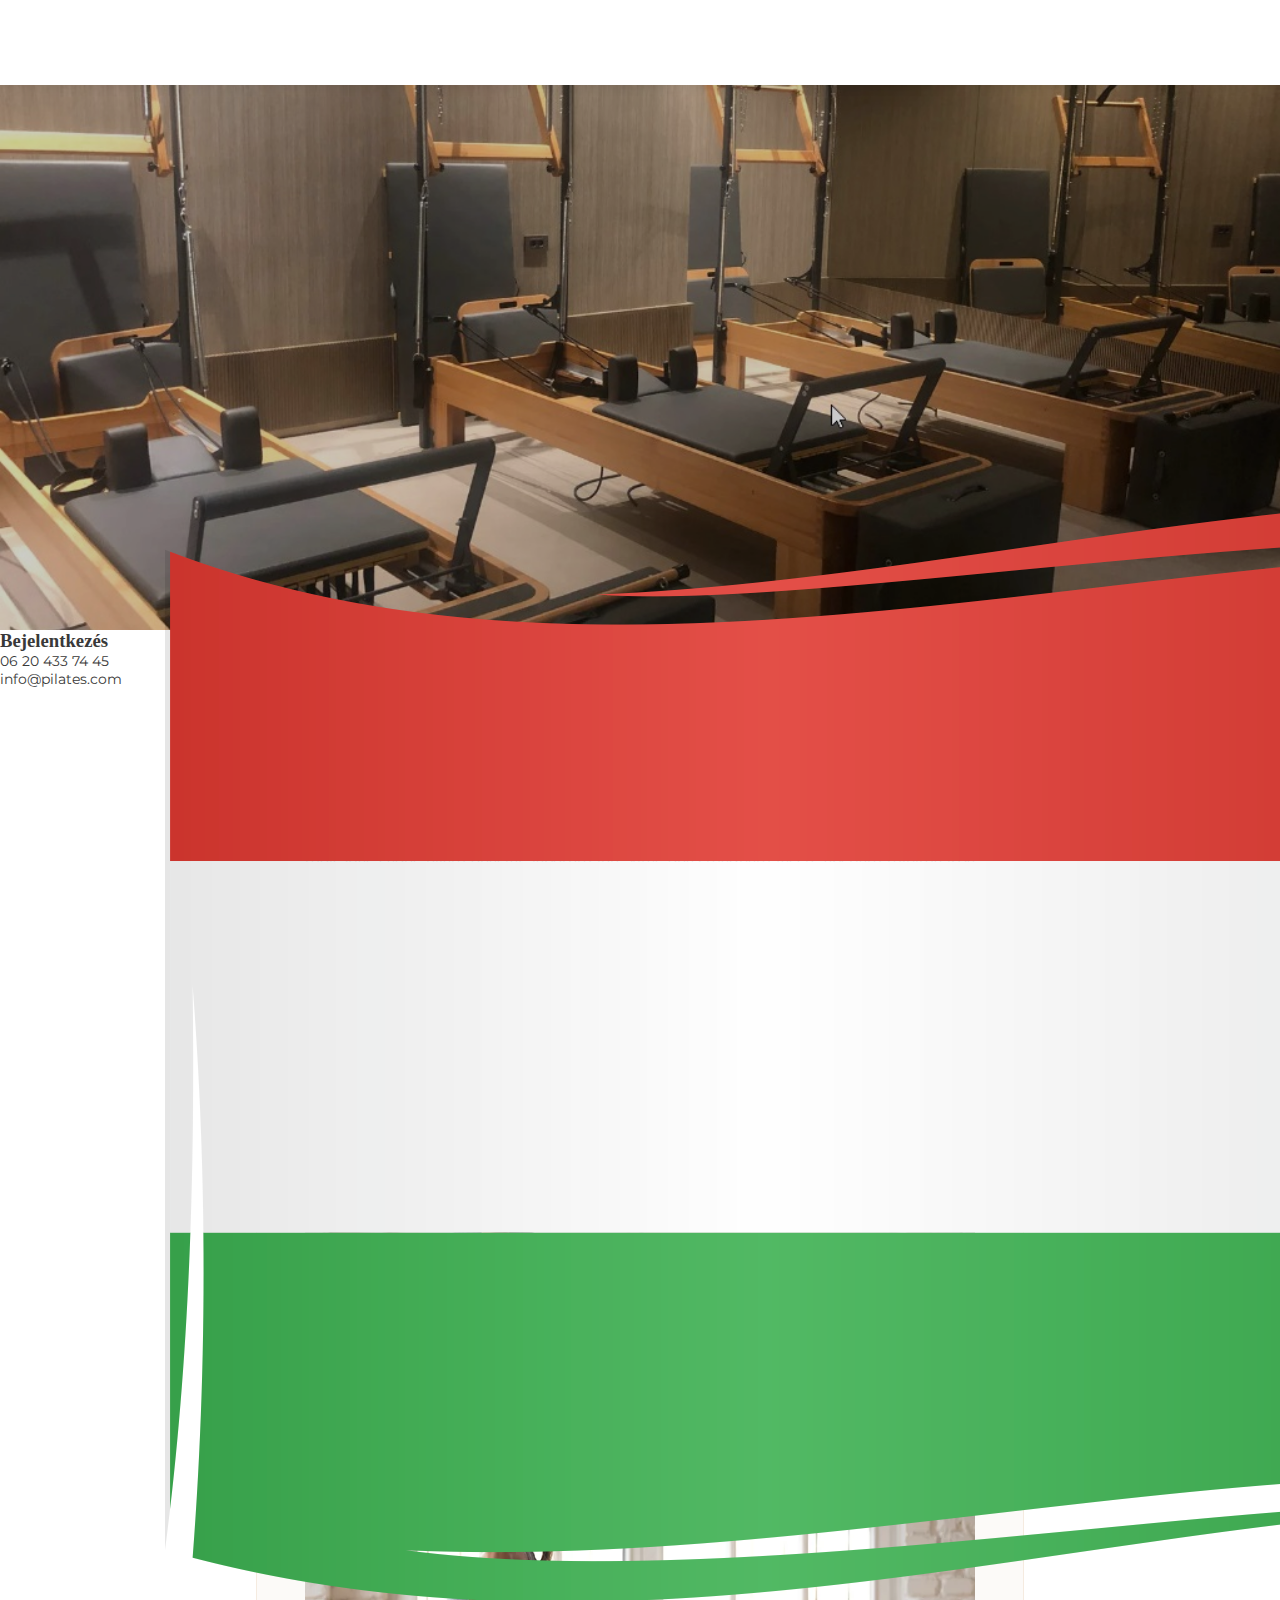
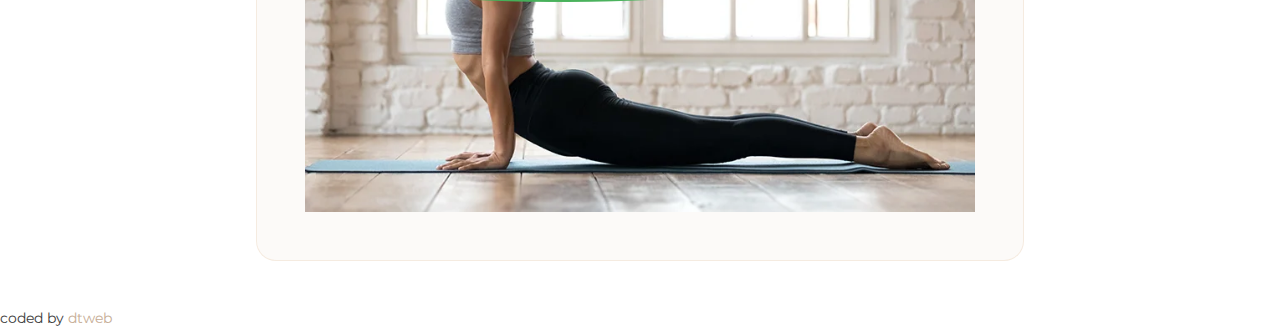
<file: rolunk.html>
<!DOCTYPE html>
<html lang="hu">

<head>
    <meta charset="UTF-8">
    <meta http-equiv="X-UA-Compatible" content="IE=edge">
    <meta name="viewport" content="width=device-width, initial-scale=1.0">
    <meta name="description" content="A Budapest Umbrella informatikai projektekben résztvevő alvállalkozók számára nyújt umbrella
    szolgáltatást.">
    <meta name="keywords" content="">
    <title>Budapest Umbrella</title>
    <link rel="stylesheet" href="style.css">
    <link rel="preconnect" href="https://fonts.googleapis.com">
    <link rel="preconnect" href="https://fonts.gstatic.com" crossorigin>
    <link href="https://fonts.googleapis.com/css2?family=Crimson+Text:ital,wght@0,400;0,600;0,700;1,400;1,600;1,700&family=EB+Garamond:ital,wght@0,400..800;1,400..800&display=swap" rel="stylesheet">
</head>

<body>
    <header class="main-header">
        <div class="flags">
            <a href="index.html"><img class="flag" src="assets/hunflag.png" alt="hunflag"></a>
            <a href="index_eng.html"><img class="flag" src="assets/engflag.png" alt="engflag"></a>
        </div>
        <nav class="main-nav">
            <ul class="main-nav_items">
                <li class="main-nav_item"><a href="index.html">Kezdőlap</a></li>
                <li class="main-nav_item"><a href="szolgaltatas.html">Szolgáltatás</a></li>
                <li class="main-nav_item"><a href="rolunk.html">Rólunk</a></li>
                <li class="main-nav_item"><a href="kapcsolat.html">Kapcsolat</a></li>
            </ul>
        </nav>
        <button class="toggle-button">
            <span class="toggle-button-bar"></span>
            <span class="toggle-button-bar"></span>
            <span class="toggle-button-bar"></span>
        </button>

    </header>
    <div class="background_rolunk"></div>
    <nav class="mobile-nav">
        <a href="index.html"></a>
        <ul class="mobile-nav-items">
            <li class="mobile-nav-item">
                <a href="index.html">Kezdőlap</a>
            </li>
            <li class="mobile-nav-item">
                <a href="szolgaltatas.html">Szolgáltatás</a>
            </li>
            <li class="mobile-nav-item">
                <a href="rolunk.html">Rólunk</a>
            </li>
            <li class="mobile-nav-item">
                <a href="kapcsolat.html">Kapcsolat</a>
            </li>
        </ul>
    </nav>
    <div class="promo">
        <h3>Bejelentkezés</h3>
        <p>06 20 433 74 45</p>
        <p id="promo_email">info@pilates.com</p>
    </div>
    <article>
        <main class="rolunk">
            <h2>Rólunk</h2>
            <br>
           <p>Lorem ipsum dolor sit amet <b>consectetur adipisicing</b> elit. Laboriosam quae similique, molestiae eaque ullam quaerat, laborum iure vitae quas magnam facere aperiam minima ipsa neque, sunt recusandae dolorum. Officia, earum!
            Lorem ipsum dolor sit amet consectetur adipisicing elit. Laboriosam quae similique, molestiae eaque ullam quaerat, laborum iure vitae quas magnam facere aperiam minima ipsa neque, sunt recusandae dolorum. Officia, earum!
           </p>
           <br>
           <p class="idopont"><b>Időpontfoglalás:</b> pilates@info.hu</p>
           <p class="idopont"><b>Időpontfoglalás: </b>pilates@info.hu</p>
            <img src="assets/GettyImages-1076946698.webp" alt="" class="kep_rolunk">
            <img src="assets/GettyImages-1076946698.webp" alt="" class="kep_rolunk">
        
        </main>
    </article>
    <footer>
        <p>coded by <a href="www.dtweb.hu">dtweb</a></p>
    </footer>
    <script src="Javascript/hamburger.js"></script>
</body>

</html>
</file>
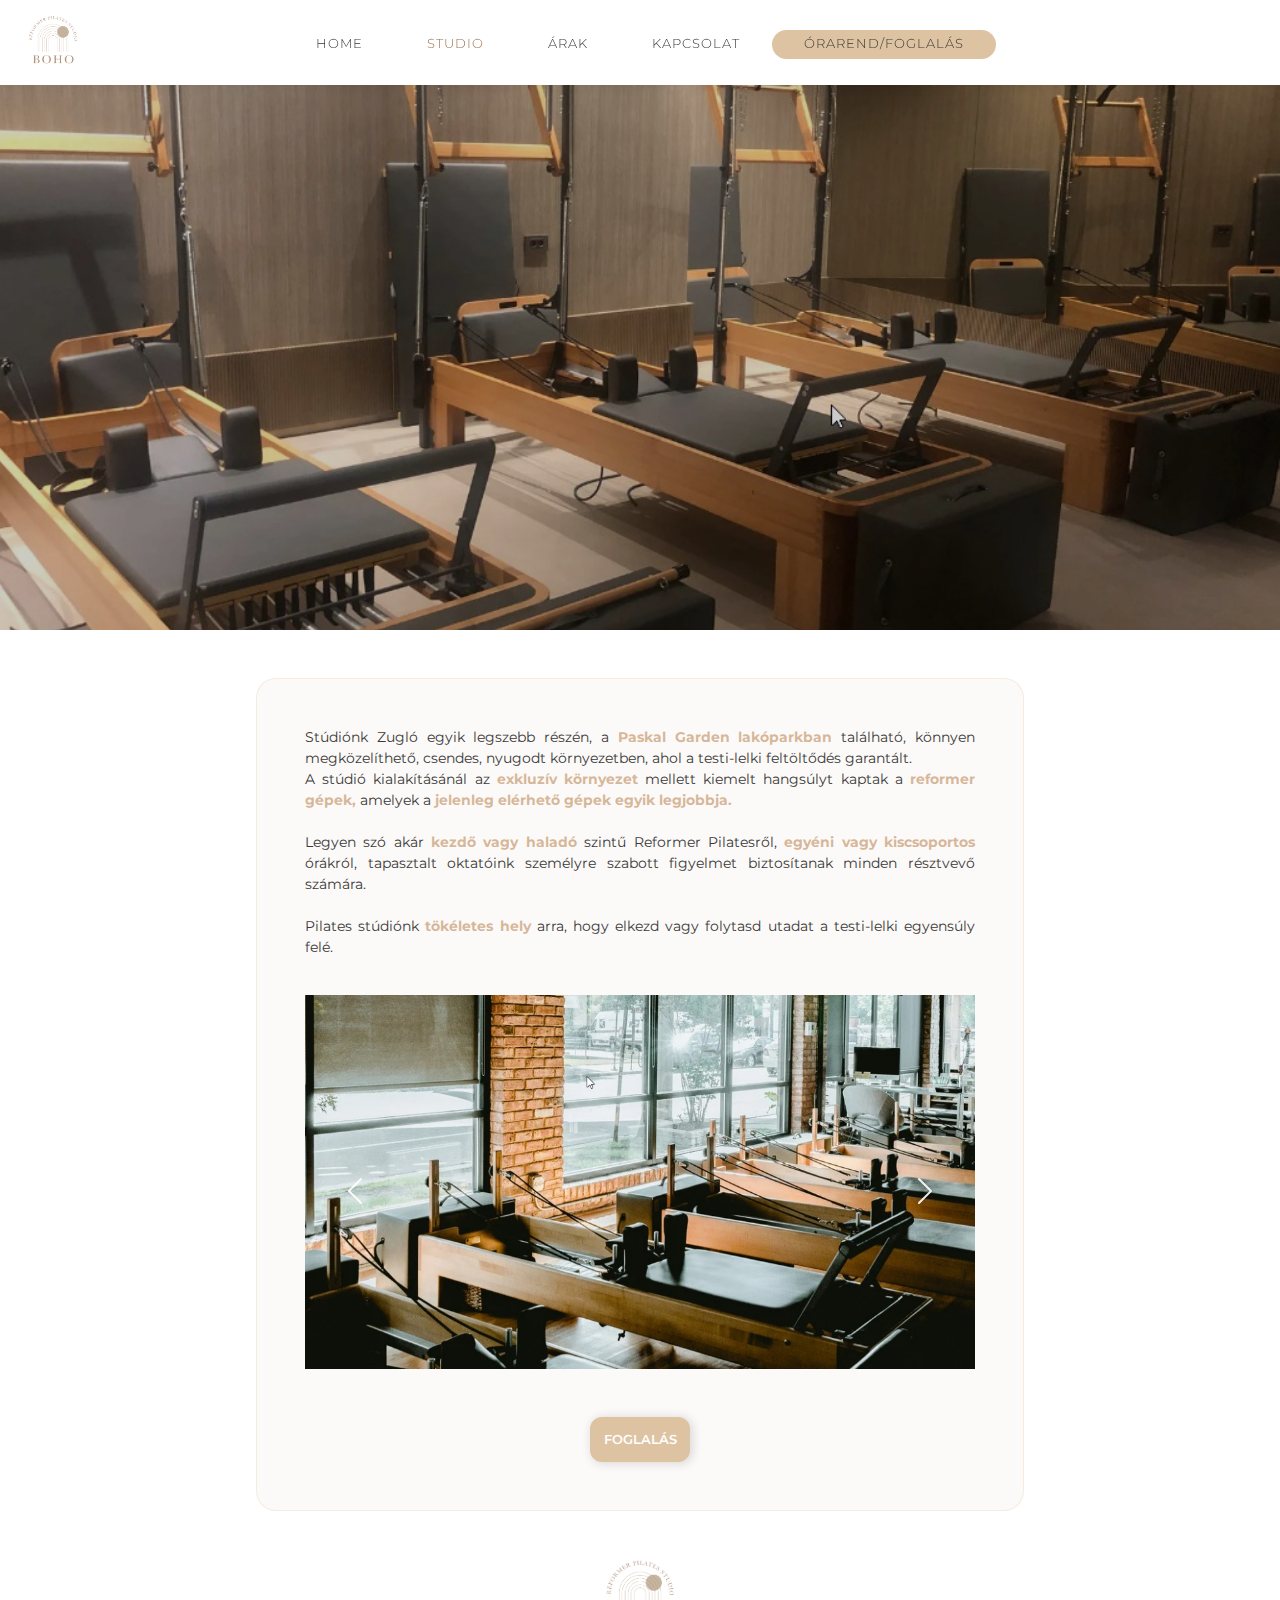
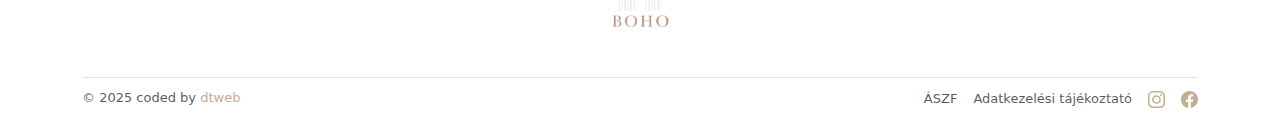
<file: studio.html>
<!DOCTYPE html>
<html lang="hu">

<head>
    <meta charset="UTF-8">
    <meta http-equiv="X-UA-Compatible" content="IE=edge">
    <meta name="viewport" content="width=device-width, initial-scale=1.0">
    <meta name="description" content="">
    <meta name="keywords" content="reformer pilates">
    <title>Boho Reformer Pilates - Studio</title>
    <link rel="stylesheet" href="bootstrap-5.3.3-dist/css/bootstrap.min.css">
    <link rel="stylesheet" href="style.css">
    <link rel="preconnect" href="https://fonts.googleapis.com">
    <link rel="preconnect" href="https://fonts.gstatic.com" crossorigin>
    <link
        href="https://fonts.googleapis.com/css2?family=Crimson+Text:ital,wght@0,400;0,600;0,700;1,400;1,600;1,700&family=EB+Garamond:ital,wght@0,400..800;1,400..800&display=swap"
        rel="stylesheet">
</head>

<body>
    <header class="main-header">
        <!--
    <div class="flags">
        <a href="index.html"><img class="flag" src="assets/hunflag.png" alt="hunflag"></a>
        <a href="index_eng.html"><img class="flag" src="assets/engflag.png" alt="engflag"></a>
    </div>
    -->
        <nav class="main-nav">
            <a href="http://bohopilates.hu"><img src="assets/boho_transparent_background_1.png" alt="bogo logo" height="50"></a>
            <ul class="main-nav_items">
                <li class="main-nav_item"><a href="index.html">Home</a></li>
                <li class="main-nav_item"><a href="studio.html" class="active">Studio</a></li>
                <li class="main-nav_item"><a href="arak.html">Árak</a></li>
                <li class="main-nav_item"><a href="kapcsolat.html">Kapcsolat</a></li>
                <li class="main-nav_item" id="orarend"><a href="foglalas.html">Órarend/Foglalás</a></li>
            </ul>
        </nav>
        <button class="toggle-button">
            <span class="toggle-button-bar"></span>
            <span class="toggle-button-bar"></span>
            <span class="toggle-button-bar"></span>
        </button>
    </header>

    <div class="background_rolunk"></div>
    <nav class="mobile-nav">
        <ul class="mobile-nav-items">
            <li class="mobile-nav-item">
                <a href="index.html">Home</a>
            </li>
            <li class="mobile-nav-item">
                <a href="studio.html">Studio</a>
            </li>
            <li class="mobile-nav-item">
                <a href="arak.html">Árak</a>
            </li>
            <li class="mobile-nav-item">
                <a href="kapcsolat.html">Kapcsolat</a>
            </li>
            <li class="mobile-nav-item">
                <a href="foglalas.html">Órarend/Foglalás</a>
            </li>
        </ul>
    </nav>
    <article>
        <div class="rolunk">
            <p>
                Stúdiónk Zugló egyik legszebb részén, a <b>Paskal Garden lakóparkban</b> található, könnyen megközelíthető,
                csendes, nyugodt környezetben, ahol a testi-lelki feltöltődés garantált. <br>
                A stúdió kialakításánál az
                <b>exkluzív környezet</b> mellett kiemelt hangsúlyt kaptak a <b>reformer gépek,</b> amelyek a <b>jelenleg elérhető gépek
                egyik legjobbja.</b> <br><br>
                Legyen szó akár <b>kezdő vagy haladó</b> szintű Reformer Pilatesről, <b>egyéni vagy kiscsoportos</b> órákról,
                tapasztalt oktatóink személyre szabott figyelmet biztosítanak minden résztvevő számára. <br><br>
                Pilates stúdiónk <b>tökéletes hely</b> arra, hogy elkezd vagy folytasd utadat a testi-lelki egyensúly felé.
                <br><br>
            </p>
            <div id="carouselExampleAutoplaying" class="carousel slide" data-bs-ride="carousel">
                <div class="carousel-inner">
                    <div class="carousel-item active">
                        <img src="assets/studiokep1.jpg" class="d-block w-100" alt="...">
                    </div>
                    <div class="carousel-item">
                        <img src="assets/studiokep1.jpg" class="d-block w-100" alt="...">
                    </div>
                    <div class="carousel-item">
                        <img src="assets/studiokep1.jpg" class="d-block w-100" alt="...">
                    </div>
                </div>
                <button class="carousel-control-prev" type="button" data-bs-target="#carouselExampleAutoplaying"
                    data-bs-slide="prev">
                    <span class="carousel-control-prev-icon" aria-hidden="true"></span>
                    <span class="visually-hidden">Previous</span>
                </button>
                <button class="carousel-control-next" type="button" data-bs-target="#carouselExampleAutoplaying"
                    data-bs-slide="next">
                    <span class="carousel-control-next-icon" aria-hidden="true"></span>
                    <span class="visually-hidden">Next</span>
                </button>
            </div>
            <div class="foglalas"><a href="http://bohopilates.hu/foglalas.html"><button type="button">Foglalás</button></a></div>
        </div>
    </article>
    <div class="poem">
        <img src="assets/boho_transparent_background_1.png" alt="boho logo" height="70">
    </div>

    <div class="container">
        <footer class="d-flex flex-wrap justify-content-between align-items-center py-2 my-5 border-top">
            <div class="col-md-4 mb-1 d-flex align-items-center">
                <span class="mb-0 mb-md-0 text-body-secondary">© 2025 coded by <a
                        href="http://dtweb.hu">dtweb</a></span>
            </div>
            <ul class="nav col-md-4 justify-content-end list-unstyled d-flex ">
                <li class="ms-3"><a class="text-body-secondary" href="aszf.html">ÁSZF
                        <path
                            d="M16 8.049c0-4.446-3.582-8.05-8-8.05C3.58 0-.002 3.603-.002 8.05c0 4.017 2.926 7.347 6.75 7.951v-5.625h-2.03V8.05H6.75V6.275c0-2.017 1.195-3.131 3.022-3.131.876 0 1.791.157 1.791.157v1.98h-1.009c-.993 0-1.303.621-1.303 1.258v1.51h2.218l-.354 2.326H9.25V16c3.824-.604 6.75-3.934 6.75-7.951" />
                    </a></li>
                <li class="ms-3 mb-1"><a class="text-body-secondary" href="adatvedelmi_tajekoztato.html">Adatkezelési tájékoztató
                        <path
                            d="M16 8.049c0-4.446-3.582-8.05-8-8.05C3.58 0-.002 3.603-.002 8.05c0 4.017 2.926 7.347 6.75 7.951v-5.625h-2.03V8.05H6.75V6.275c0-2.017 1.195-3.131 3.022-3.131.876 0 1.791.157 1.791.157v1.98h-1.009c-.993 0-1.303.621-1.303 1.258v1.51h2.218l-.354 2.326H9.25V16c3.824-.604 6.75-3.934 6.75-7.951" />
                    </a></li>
                <li class="ms-3 mb-1"><a class="text-body-secondary" href="#"><svg xmlns="http://www.w3.org/2000/svg"
                            height="17" fill="currentColor" class="bi bi-instagram" viewBox="0 0 16 16">
                            <path
                                d="M8 0C5.829 0 5.556.01 4.703.048 3.85.088 3.269.222 2.76.42a3.9 3.9 0 0 0-1.417.923A3.9 3.9 0 0 0 .42 2.76C.222 3.268.087 3.85.048 4.7.01 5.555 0 5.827 0 8.001c0 2.172.01 2.444.048 3.297.04.852.174 1.433.372 1.942.205.526.478.972.923 1.417.444.445.89.719 1.416.923.51.198 1.09.333 1.942.372C5.555 15.99 5.827 16 8 16s2.444-.01 3.298-.048c.851-.04 1.434-.174 1.943-.372a3.9 3.9 0 0 0 1.416-.923c.445-.445.718-.891.923-1.417.197-.509.332-1.09.372-1.942C15.99 10.445 16 10.173 16 8s-.01-2.445-.048-3.299c-.04-.851-.175-1.433-.372-1.941a3.9 3.9 0 0 0-.923-1.417A3.9 3.9 0 0 0 13.24.42c-.51-.198-1.092-.333-1.943-.372C10.443.01 10.172 0 7.998 0zm-.717 1.442h.718c2.136 0 2.389.007 3.232.046.78.035 1.204.166 1.486.275.373.145.64.319.92.599s.453.546.598.92c.11.281.24.705.275 1.485.039.843.047 1.096.047 3.231s-.008 2.389-.047 3.232c-.035.78-.166 1.203-.275 1.485a2.5 2.5 0 0 1-.599.919c-.28.28-.546.453-.92.598-.28.11-.704.24-1.485.276-.843.038-1.096.047-3.232.047s-2.39-.009-3.233-.047c-.78-.036-1.203-.166-1.485-.276a2.5 2.5 0 0 1-.92-.598 2.5 2.5 0 0 1-.6-.92c-.109-.281-.24-.705-.275-1.485-.038-.843-.046-1.096-.046-3.233s.008-2.388.046-3.231c.036-.78.166-1.204.276-1.486.145-.373.319-.64.599-.92s.546-.453.92-.598c.282-.11.705-.24 1.485-.276.738-.034 1.024-.044 2.515-.045zm4.988 1.328a.96.96 0 1 0 0 1.92.96.96 0 0 0 0-1.92m-4.27 1.122a4.109 4.109 0 1 0 0 8.217 4.109 4.109 0 0 0 0-8.217m0 1.441a2.667 2.667 0 1 1 0 5.334 2.667 2.667 0 0 1 0-5.334" />
                        </svg></li>
                <li class="ms-3"><a class="text-body-secondary" href="#"><svg xmlns="http://www.w3.org/2000/svg"
                            height="17" fill="currentColor" class="bi bi-facebook" viewBox="0 0 16 16">
                            <path
                                d="M16 8.049c0-4.446-3.582-8.05-8-8.05C3.58 0-.002 3.603-.002 8.05c0 4.017 2.926 7.347 6.75 7.951v-5.625h-2.03V8.05H6.75V6.275c0-2.017 1.195-3.131 3.022-3.131.876 0 1.791.157 1.791.157v1.98h-1.009c-.993 0-1.303.621-1.303 1.258v1.51h2.218l-.354 2.326H9.25V16c3.824-.604 6.75-3.934 6.75-7.951" />
                        </svg></a></li>
            </ul>
        </footer>
    </div>
    <script src="Javascript/hamburger.js"></script>
    <script src="bootstrap-5.3.3-dist/js/bootstrap.min.js"></script>
</body>

</html>
</file>
<file: style.css>
@import url('https://fonts.googleapis.com/css2?family=Cormorant+Upright:wght@300;400;500;600;700&display=swap');
@import url('https://fonts.googleapis.com/css2?family=Montserrat:ital,wght@0,100..900;1,100..900&display=swap');

* {
    padding: 0;
    margin: 0;
    box-sizing: border-box;
}

body {
    height: 100vh;
    color: rgb(57, 57, 57);
}



b{
    color:#cea884d3;
}

h1,
h2 {
    font-family: "Montserrat", serif;
}

p {
     font-family: "Montserrat", sans-serif;
    font-weight: 400;
    font-size: 14px;
}
hr{
    margin: 0;
}
small{
    font-size: 11px;
    color:#c99c72;
}

.background {
    height: 100%;
    width: 100%;
    background: linear-gradient(to right, #e6830b17, rgba(207, 191, 169, 0.842)), url('assets/background3.webp');
    background-position: center;
    background-repeat: no-repeat;
    background-size: cover;

}

.main-header {
    position: fixed;
    width: 100%;
    height: 85px;
    top: 0;
    left: 0;
    z-index: 32;
    background-color: #ffffff;
    box-shadow: 0 1px 10px 1px rgba(4, 4, 4, 0.081)
}



.main-nav_items {
    display: flex;
    justify-content: center;
    align-items: center;
    padding-left: 0;
}

.main-nav_item {
    display: none;
}

.main-nav_items li a,
.mobile-nav-item a {
    color: #363636;
    list-style: none;
    text-decoration: none;
    z-index: 10;
    margin: 0 2rem;
    font-size: 13px;
    text-transform: uppercase;
    letter-spacing: 1px;
    font-weight: 300;
    font-family: "Montserrat", serif;
}

.main-nav img{
    position: absolute;
    top: 15px;
    left: 27px;
}


/* Mobile NAV */

.mobile-nav {
    background: linear-gradient(to right bottom, #a06a280a 50%, #a59d9157 90%), url("assets/background1.webp");
    background-position: center;
    background-size: cover;
    display: none;
    position: fixed;
    z-index: 145467;
    top: 0;
    left: 0;
    width: 100%;
    height: 100%;
    animation: move .5s ease-in;
    overflow: hidden;


}


.mobile-nav-items {
    width: 100%;
    height: 100%;
    list-style: none;
    display: flex;
    flex-direction: column;
    justify-content: center;
    align-items: center;
    gap: 3rem;
    padding-left: 0;
}


.mobile-nav-item a {
    font-size: 1rem;
    text-transform: uppercase;
    color: #544a41;
    font-weight: 400;
    font-family: "Montserrat", serif;
    padding-left: 0;
}


/* Hamburger menu*/


.toggle-button {
    width: 2rem;
    background: transparent;
    cursor: pointer;
    border: none;
    position: absolute;
    top: 25px;
    right: 1.2rem;
}

.toggle-button:focus {
    outline: none;
}

.toggle-button-bar {
    width: 100%;
    height: .1rem;
    background: #c6ac94;
    display: block;
    margin: 0.4rem 0;
}


.title {
    display: flex;
    justify-content: center;
    align-items: center;
    height: 100vh;
}

.title_picture{
    width:200px;
}

article {
    width: 100%;
    padding: 3rem 0;
    background-color: rgb(255, 255, 255);
}


.flex_container{
    width: 90%;
    display: flex;
    margin: 0 auto;
    flex-direction: column;
    background-color: #eadcce26;
    border-radius: 20px;
    padding: 2rem;
    border: 1px solid  #d0955626;
}

.flex_container p{
    text-align: justify;
}

.flex_container img{
    width: 100%;
    filter: grayscale(10%);
}

.poem{
    text-align: center;
    width: 100%;
    display: flex;
    justify-content: center;
    align-items: center;
}


.background_rolunk {
    height: 70vh;
    background-image: url('assets/studio_background.jpg');
    background-position: center;
    background-size: cover;
    background-repeat: no-repeat;
    filter: brightness(80%);
}


.rolunk{
    width: 90%;
    display: flex;
    margin: 0 auto;
    flex-direction: column;
    background-color: #eadcce26;
    border-radius: 20px;
    padding: 2rem;  
    border: 1px solid  #d0955626;
}

article .rolunk h2{
    font-family: "Cormorant Upright", serif;
    text-transform: uppercase;
    font-weight: 400;
    color: #5b5753;
}

article .rolunk p{
   text-align: justify;
}


.kep_rolunk img{
    width: 100%;
    margin: 1rem 0;

}

.studio_highlight{
    font-weight: 500;
}

.foglalas{
    width: 100%;
    text-align: center;
}

.rolunk button{
    width: 100px;
    border: none;
    margin: 0 auto;
    margin-top: 3rem;
    background-color: #ddc3a1;
    color: #ffffff;
    box-shadow: 2px 1px 10px 1px rgb(218, 218, 218);
    padding: .8rem;
    border-radius: 12px;
    font-family: "Montserrat", serif;
    text-transform: uppercase;
    font-size: .8rem;
    font-weight: 600;
}


.background_arak {
    height: 70vh;
    background-image: url('assets/arak_background.jpg');
    background-position: center;
    background-size: cover;
    background-repeat: no-repeat;
}

table{
    width: 90%;
    margin: 0 auto;
    font-family: "Montserrat", serif;
    font-size: 15px;
    font-weight: 400;
}


.table>:not(caption)>*>* {
    background-color: #eadcce00;
    padding: .5rem 0;
}

.arak{
    font-size: 1.4rem;
    font-weight: 400;
}


.bejelentkezes h4{
    font-weight: 600;
    font-size: 1.1rem;
    display: inline;
}

.bejelentkezes p{
    display: inline;
    font-size: 15px;
}

.info{
    font-size: 13px;
}



.kapcsolat_container{
    display: flex;
    justify-content: center;
    flex-direction: column;
    gap: 20px;

}
.kapcsolat_info{
    width: 100%;
    align-content: center;
}
.kapcsolat_info img{
   vertical-align: text-top;
}

.kapcsolat_kep{
    width: 100%;
 
}

.kapcsolat_kep img{
    width: 100%;
}

.kapcsolat_info > p{
    display: inline-block;
    vertical-align: top;
    line-height: 2;
}

.kapcsolat_info img{
    margin: 0 10px 0 0;
    
}
.kapcsolat_info a{
    text-decoration: none;
    color: #363636;
}

iframe{
    margin-top: 2rem;
    height: 300px;
    border-radius: 10px;
}
.naptar{
    width: 90%;
    height: 100vh;
}

@media (min-width: 1200px) {


    .toggle-button {
        display: none;
    }


    .title {
        align-items: center;
    }

    .title_picture{
        width: 250px;
    }

    .promo{
        flex-direction: row;
    }

    .flex_container{
        justify-content: space-evenly;
        align-items: center;
        flex-direction: row;
        padding: 3rem 0;
    }

    .flex_container p{
        width: 50%;
    }

    .flex_container img{
        width: 30%;
    }

   
    .kep_rolunk {
        width: 45%;
    }

    .nav-items {
        display: flex;
    }

    .main-nav_item {
        display: flex;
        font-size: 13px;
        padding: 0;
        margin: 1.85rem 0;

    }

    .main-nav li a:hover {
        color: #9c714e;
        transition: .3s;
    }
    
.rolunk{
    width: 60%;
    padding: 3rem;

}

.kep_rolunk{
    width: 100%;
    text-align: center;
}


.kep_rolunk img{
    width: 70%;
    margin: 1rem;
}
.rolunk button{
    width: 15%;
}
.carousel{
    width: 100%;
    margin: 0 auto;
}
.kapcsolat_container{
    display: flex;
    justify-content: center;
    flex-direction: row;
}
.kapcsolat_info{
    width: 60%;
    align-content: center;
    flex-direction: row;
}

.kapcsolat_kep{
    width: 100%;
}

.kapcsolat_kep img{
    width: 100%;
}
.naptar{
    width: 70%;
    height: 100vh;

}


}




/* Animations */

@keyframes scale {
    0% {
        transform: scale(1.1);
    }

    100% {
        transform: scale(1);
    }

}

@keyframes mobile {
    0% {
        opacity: 0;
        transform: translateY(3rem);
    }

    100% {
        opacity: 1;
        transform: translateY(0);
    }
}

@keyframes move {
    0% {
        opacity: 0;
        transform: translateX(-20rem);
    }

    100% {
        opacity: 1;
        transform: translateX(0);

    }
}

@keyframes appear {
    0% {
        opacity: 0;
    }

    100% {
        opacity: 1;


    }


}

@keyframes arrow {
    0% {
        left: 30px;
    }


    100% {
        left: 80px;
    }
}

#orarend{
    background-color:  #ddc3a1;
    border-radius: 15px;
    padding: .3rem 0;
}

#orarend a:hover, #orarend:hover {
    background-color:  #ddc3a1;
    color: #ffffff; 
}

.ms-3 svg{
   color: #c4ae92;
}


footer a{
    color: #c6ac94;
    text-decoration: none;
}

.text-body-secondary{
    font-size: 13px;
    font-family: 'Montserrat' sans-serif;
    font-weight: 100;
}

article .flex_container img{
    width: 250px;
}

nav ul li a.active {
    color: #9c714e;
}


@media(max-width: 768px){
.text-body-secondary{
text-align: center;
margin: 0 auto;
}


.d-flex{
    width: 100%;
    justify-content: center;
}

.ms-3{
    display: block;
    text-align: center;
    width: 100%;
}
.carousel{
width: 100%;
}
.ar{
    text-align: right;
    width: 30%;
    font-weight: 400;
}


}

.carousel-control-prev, .carousel-control-next{
    background-color: transparent !important;
    box-shadow: none !important;
    opacity: .9;
    bottom: 30px;
}

.ar{
    vertical-align: middle;
}

.aszf{
    margin-top: 10rem;
    margin-bottom: 5rem;
    background-color: #fcf8f6;
    padding: 3rem;
    border-radius: 10px;
    color: #544a41;
    font-size: 16px;
}

pre{
    white-space:pre-line;
    font-family: "Montserrat", sans-serif;
}

.aszf h2{
    font-family: "Montserrat", sans-serif;
    font-weight: 600;
    font-size: 1.2rem;
}

.bejelentkezes_naptar{
    width: 100%;
    text-align: center
}
</file>
